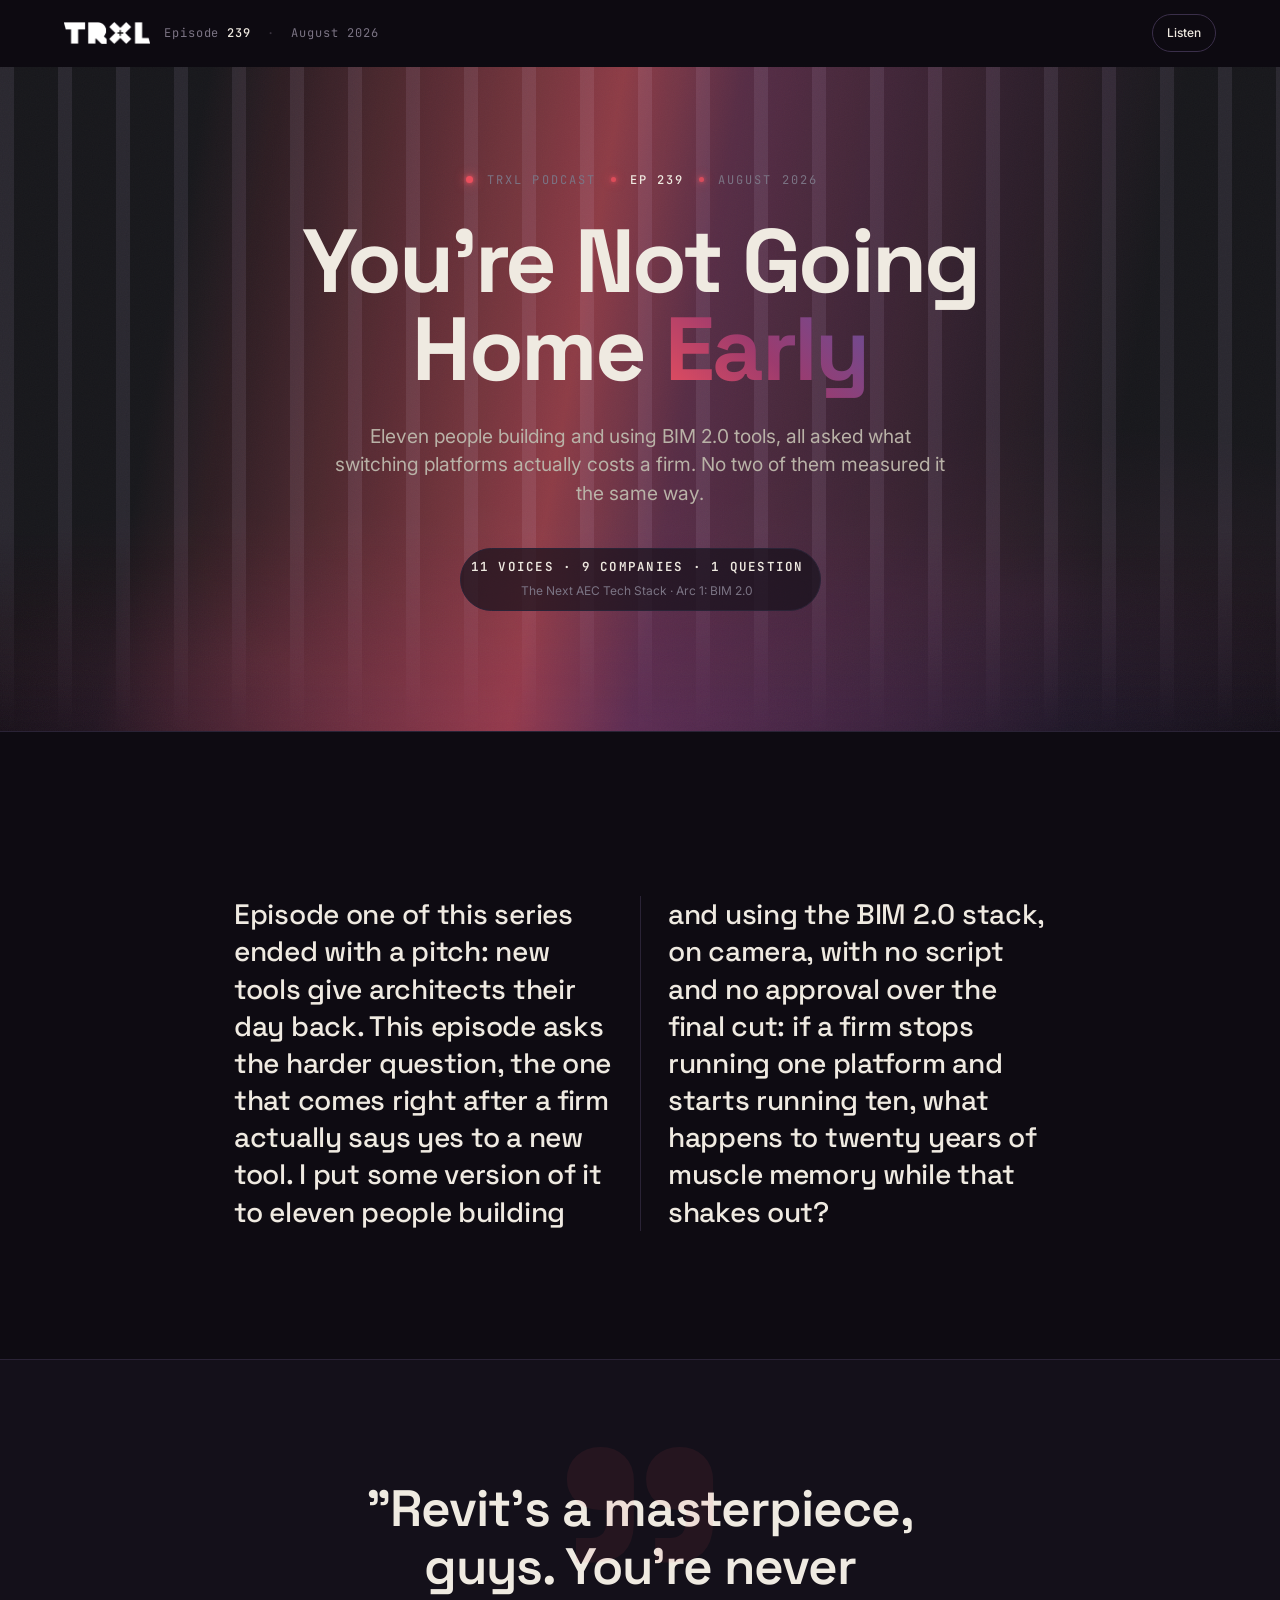
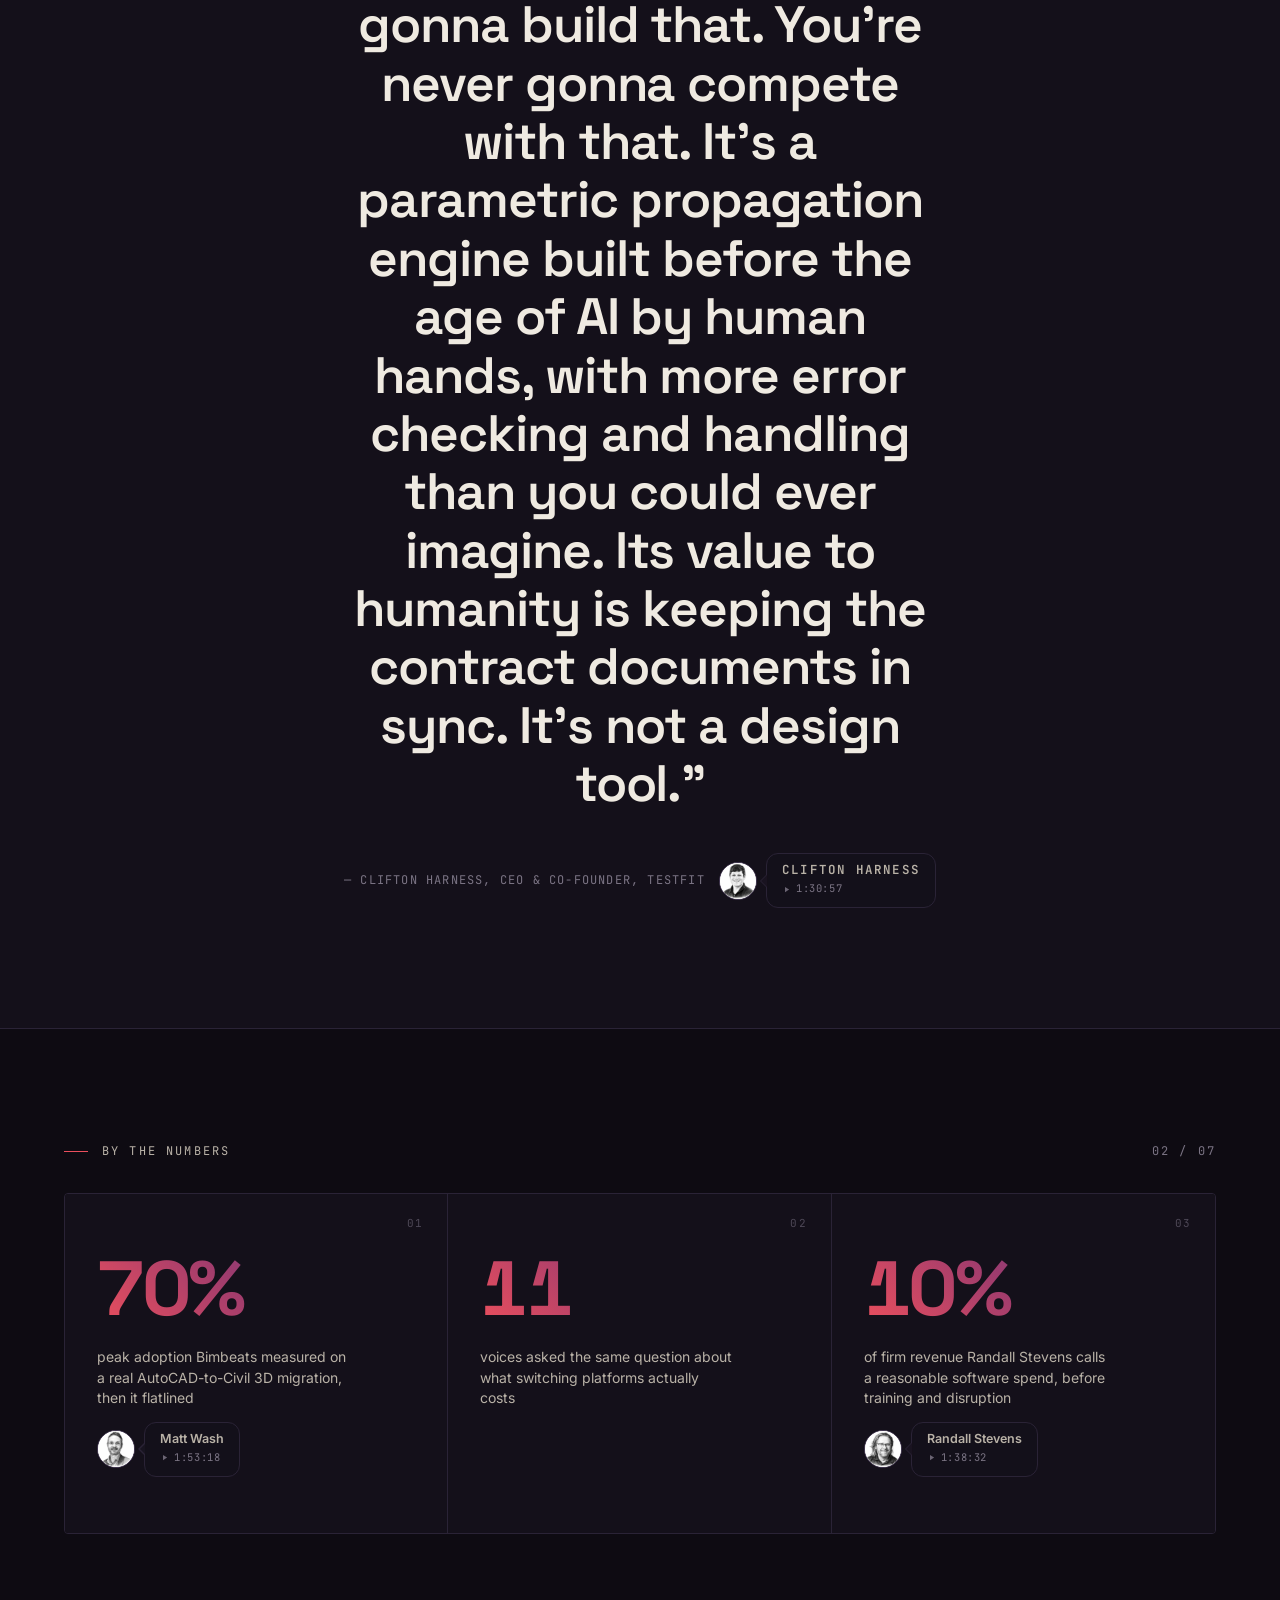
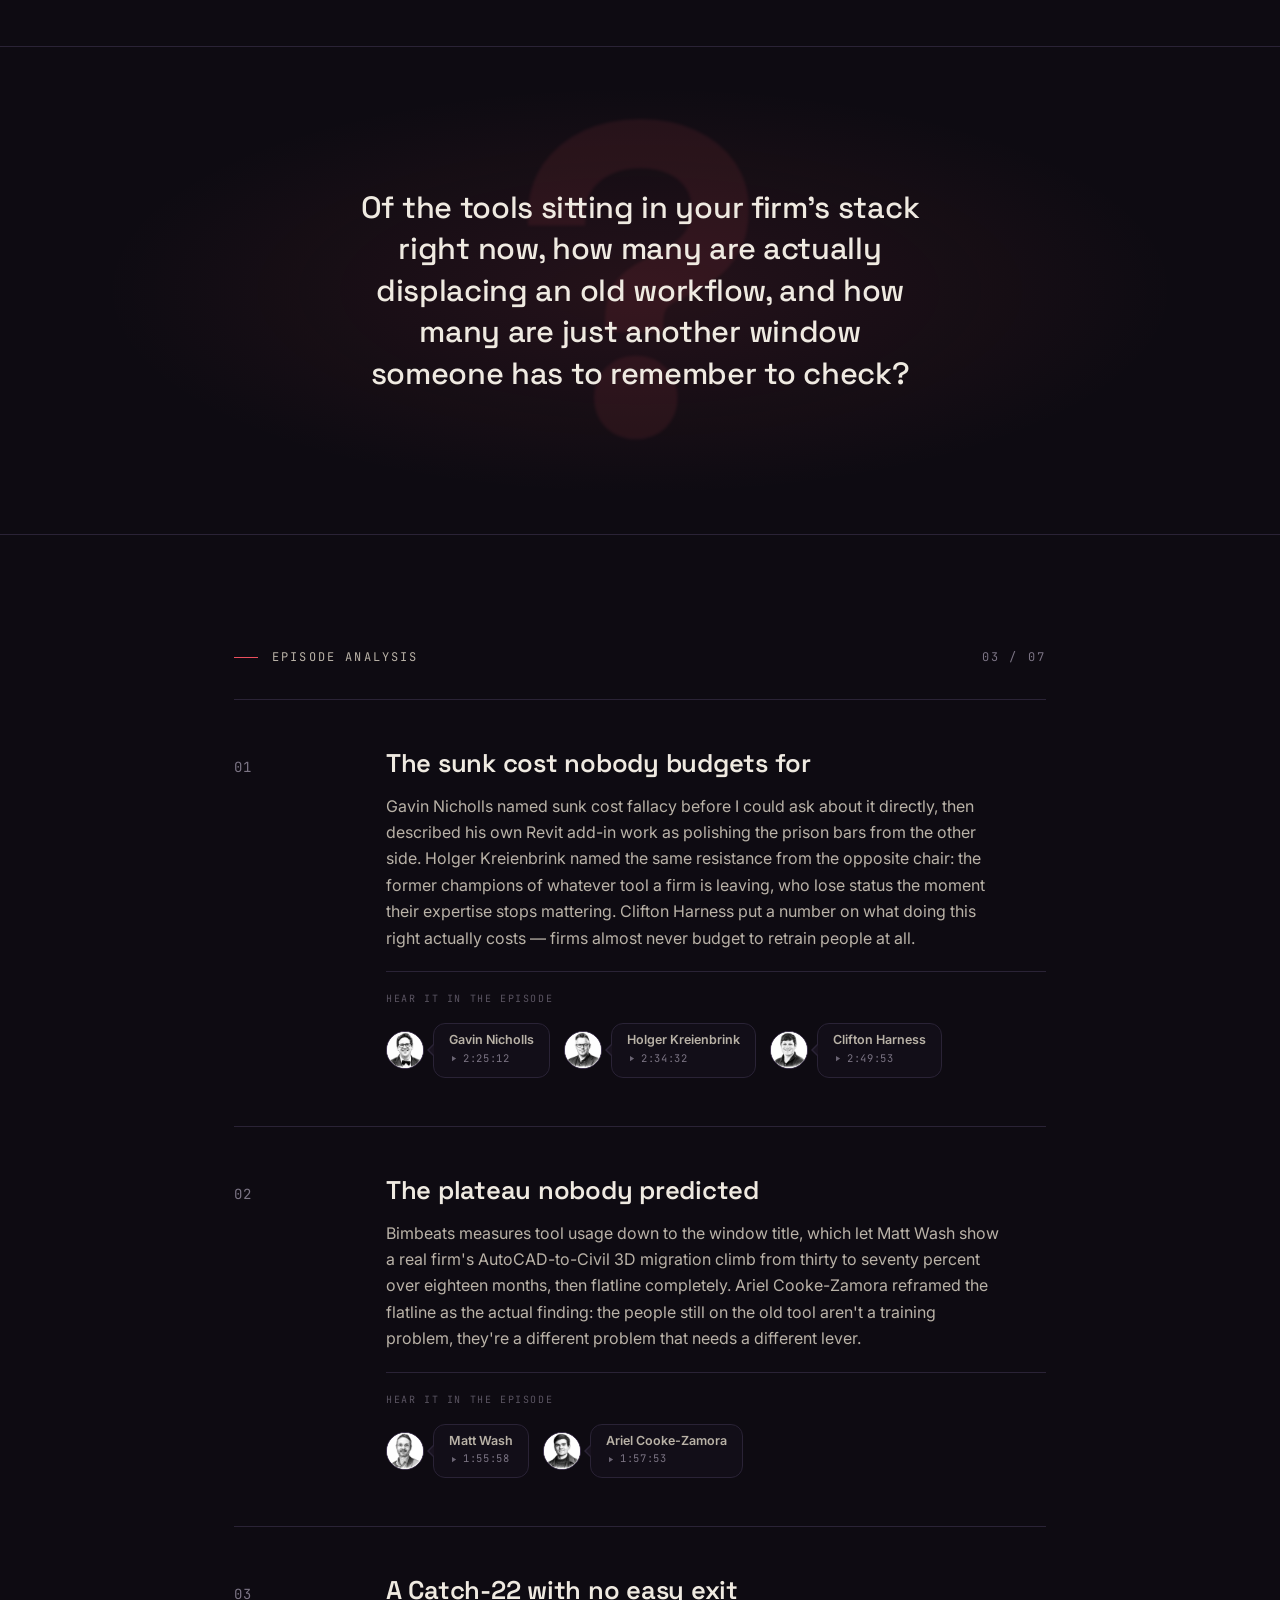
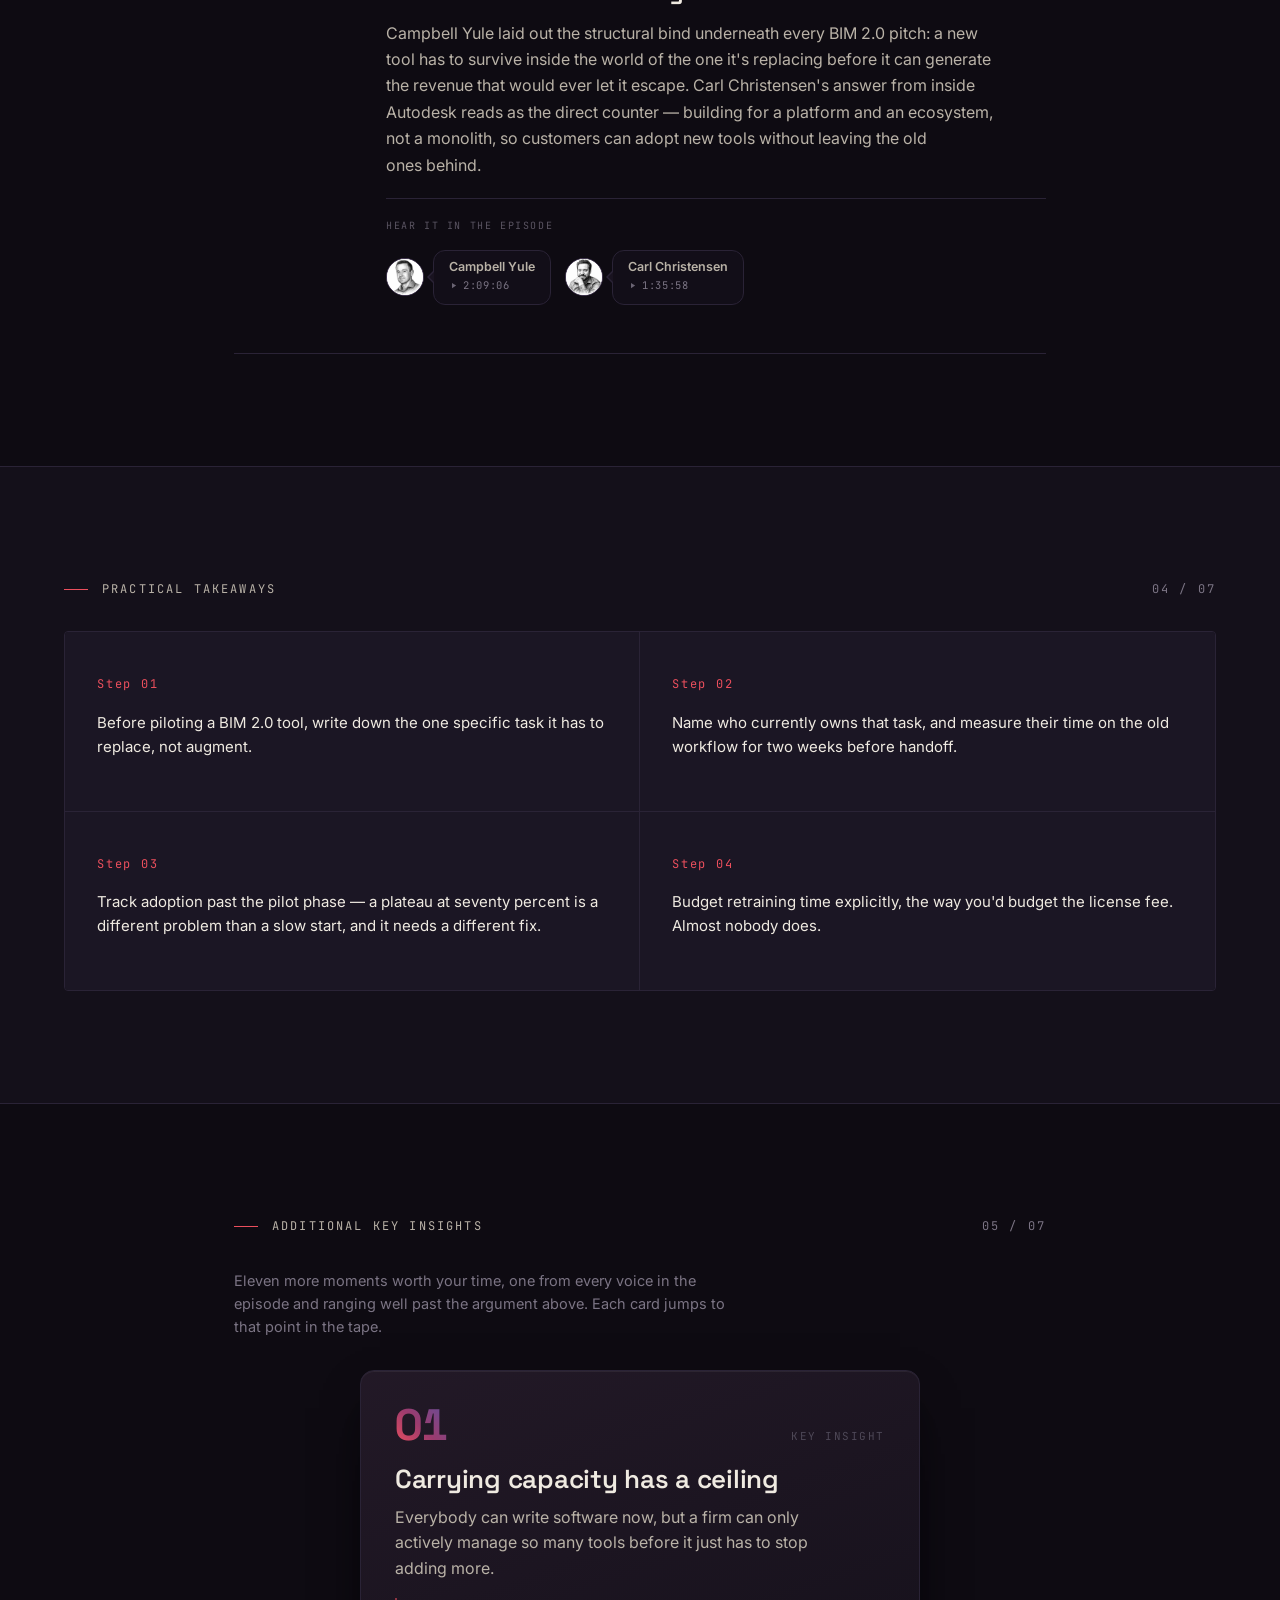
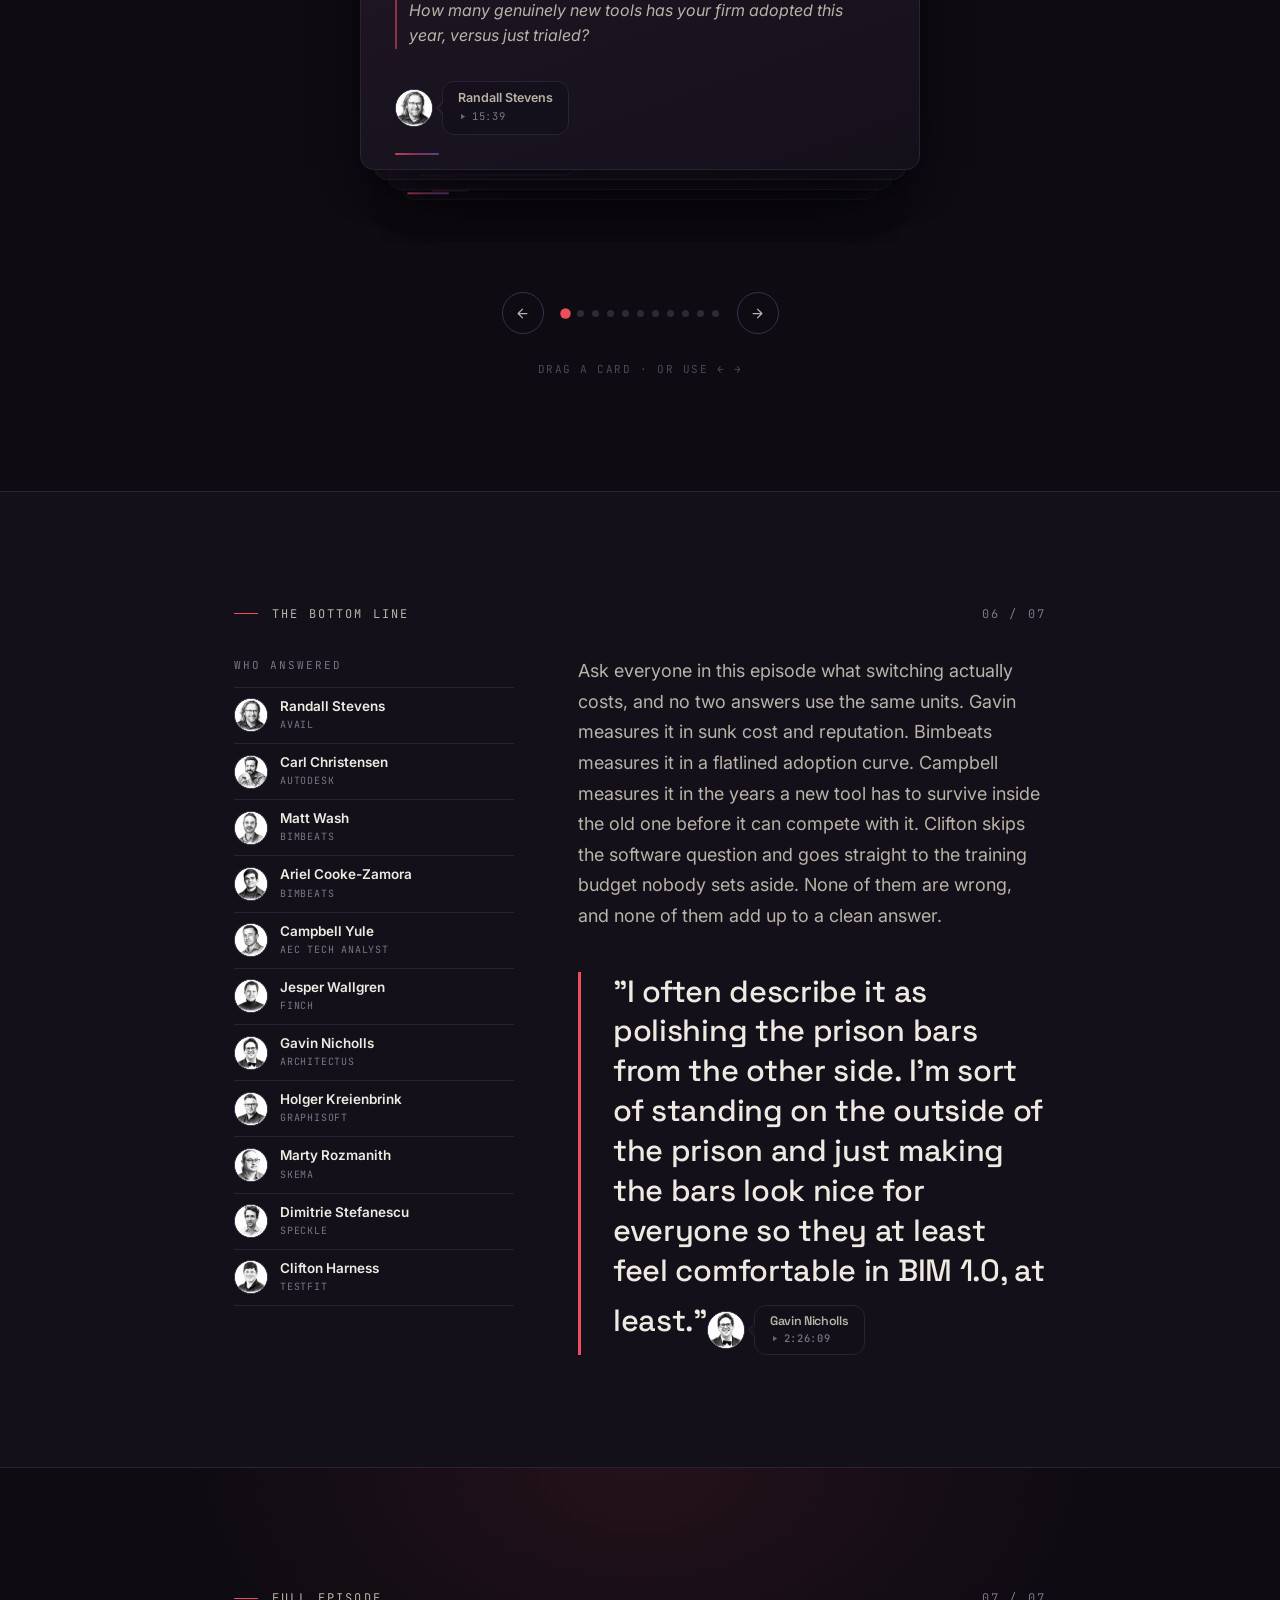
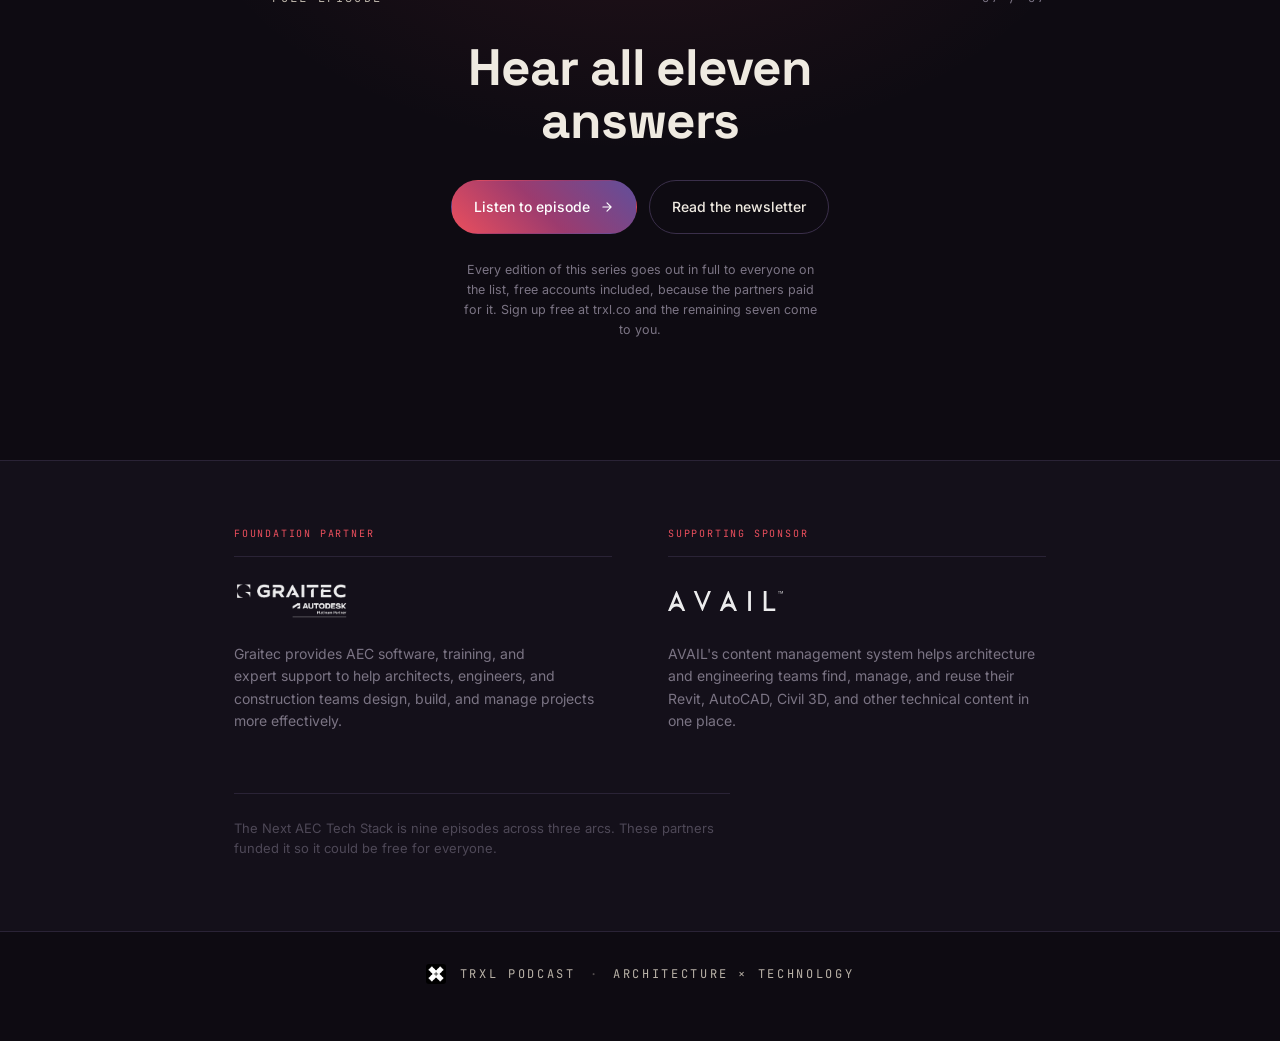
<file: 239-not-going-home-early/index.html>
<!DOCTYPE html>
<html lang="en" data-theme="dark" data-accent="coral">
<head>
  <meta charset="UTF-8">
  <meta name="viewport" content="width=device-width, initial-scale=1.0">
  <meta name="robots" content="noindex, nofollow, noai, noimageai">
  <title>TRXL 239 — You're Not Going Home Early</title>
  <meta name="description" content="Eleven people building and using BIM 2.0 tools, all asked what switching platforms actually costs a firm.">

  <meta property="og:type" content="article">
  <meta property="og:site_name" content="TRXL Podcast">
  <meta property="og:title" content="TRXL 239 — You're Not Going Home Early">
  <meta property="og:description" content="Eleven people building and using BIM 2.0 tools, all asked what switching platforms actually costs a firm.">
  <meta property="og:url" content="https://assets.trxl.co/239-not-going-home-early/">
  <meta property="og:image" content="https://assets.trxl.co/239-not-going-home-early/og.png">
  <meta property="og:image:width" content="1200">
  <meta property="og:image:height" content="630">
  <meta name="twitter:card" content="summary_large_image">
  <link rel="icon" type="image/png" href="assets/favicon.png">
  <link rel="stylesheet" href="assets/trxl-tokens.css?v=21">
  <link rel="stylesheet" href="assets/field-report.css?v=21">
</head>
<body>

  <!-- ========================================================
       STICKY NAV
       ======================================================== -->
  <nav class="ep-nav" id="epNav">
    <div class="ep-nav-inner">
      <div class="ep-nav-left">
        <img src="assets/logo-white.png" alt="TRXL" class="ep-nav-logo" id="epNavLogo">
        <div class="ep-nav-ep">
          Episode <strong id="epNavNum"></strong>
          <span style="margin:0 8px;opacity:.4">·</span>
          <span id="epNavDate"></span>
        </div>
      </div>
      <div class="ep-nav-right">
        <a href="#listen" class="ep-btn ep-btn-ghost" style="padding:8px 14px;font-size:12px">Listen</a>
      </div>
    </div>
    <div class="ep-nav-progress" id="epNavProgress"></div>
  </nav>

  <!-- ========================================================
       HERO
       ======================================================== -->
  <header class="ep-hero">
    <div class="ep-hero-sky"></div>
    <div class="ep239-bars-frame" aria-hidden="true">
      <div class="ep239-bars"></div>
      <div class="ep239-sheen"></div>
      <div class="ep239-grain"></div>
    </div>
    <div class="ep-container ep-hero-inner">
      <div class="ep-eyebrow reveal">
        <span class="dot"></span>
        TRXL Podcast
        <span class="dot dot-sm"></span>
        <span class="num" id="heroEpNum"></span>
        <span class="dot dot-sm"></span>
        <span id="heroDate"></span>
      </div>
      <h1 class="reveal delay-1" id="heroTitle"></h1>
      <p class="ep-hero-subtitle reveal delay-2" id="heroSubtitle"></p>
      <div class="ep-guest ep239-roster-badge reveal delay-3">
        <div class="ep-guest-text">
          <div class="ep-guest-name" id="heroGuestName"></div>
          <div class="ep-guest-role" id="heroGuestRole"></div>
        </div>
      </div>
    </div>
  </header>

  <!-- ========================================================
       CENTRAL ARGUMENT
       ======================================================== -->
  <section class="ep-section ep-argument">
    <div class="ep-container">
      <div class="ep-kicker reveal"><span>The central argument</span> <span class="idx">01 / 07</span></div>
      <div class="reveal delay-1">
        <p id="argumentText"></p>
      </div>
    </div>
  </section>

  <!-- ========================================================
       PULL QUOTE
       ======================================================== -->
  <section class="ep-quote">
    <div class="ep-container">
      <blockquote class="reveal" id="quoteText"></blockquote>
      <span class="ep-attr reveal delay-1" id="quoteAttr"></span>
    </div>
  </section>

  <!-- ========================================================
       STATS
       ======================================================== -->
  <section class="ep-section">
    <div class="ep-container-wide">
      <div class="ep-kicker reveal"><span>By the numbers</span> <span class="idx">02 / 07</span></div>
      <div class="ep-stats-grid reveal delay-1" id="statsGrid"></div>
    </div>
  </section>

  <!-- ========================================================
       QUESTION
       ======================================================== -->
  <section class="ep-question">
    <div class="ep-container">
      <div class="reveal">
        <div class="mark">?</div>
        <p id="questionText"></p>
      </div>
    </div>
  </section>

  <!-- ========================================================
       ANALYSIS
       ======================================================== -->
  <section class="ep-section">
    <div class="ep-container">
      <div class="ep-kicker reveal"><span>Episode analysis</span> <span class="idx">03 / 07</span></div>
      <div class="ep-analysis" id="analysisList"></div>
    </div>
  </section>

  <!-- ========================================================
       TAKEAWAYS
       ======================================================== -->
  <section class="ep-section ep-takeaways">
    <div class="ep-container-wide">
      <div class="ep-kicker reveal"><span>Practical takeaways</span> <span class="idx">04 / 07</span></div>
      <div class="ep-takeaways-grid reveal delay-1" id="takeawaysGrid"></div>
    </div>
  </section>

  <!-- ========================================================
       INSIGHTS
       ======================================================== -->
  <section class="ep-section ep-insights-section" id="insightsSection">
    <div class="ep-container">
      <div class="ep-kicker reveal"><span id="insightsKicker">Key insights</span> <span class="idx">05 / 07</span></div>
      <p class="ep239-insights-note reveal delay-1" id="insightsNote"></p>

      <!-- Plain list: the no-JS fallback and the PDF/print version -->
      <div class="ep-insights" id="insightsList"></div>

      <!-- Swipeable card stack: screen only, built by JS -->
      <div class="ep-stack-wrap">
        <div class="ep-stack" id="epStack" role="group" aria-roledescription="carousel" aria-label="Key insights"></div>
        <div class="ep-stack-controls">
          <button class="ep-stack-btn" id="stackPrev" aria-label="Previous insight">
            <svg width="15" height="15" viewBox="0 0 24 24" fill="none" stroke="currentColor" stroke-width="2" stroke-linecap="round" stroke-linejoin="round"><path d="M19 12H5M12 19l-7-7 7-7"/></svg>
          </button>
          <div class="ep-stack-dots" id="stackDots"></div>
          <button class="ep-stack-btn" id="stackNext" aria-label="Next insight">
            <svg width="15" height="15" viewBox="0 0 24 24" fill="none" stroke="currentColor" stroke-width="2" stroke-linecap="round" stroke-linejoin="round"><path d="M5 12h14M12 5l7 7-7 7"/></svg>
          </button>
        </div>
        <div class="ep-stack-hint">Drag a card · or use ← →</div>
      </div>
    </div>
  </section>

  <!-- ========================================================
       BOTTOM LINE
       ======================================================== -->
  <section class="ep-section ep-bottomline">
    <div class="ep-container">
      <div class="ep-kicker reveal"><span>The bottom line</span> <span class="idx">06 / 07</span></div>
      <div class="ep-bottomline-grid">
        <div class="ep-bottomline-portrait ep239-roster reveal" id="bottomPortraitBlock">
          <div class="ep239-roster-label">Who answered</div>
          <ul class="ep239-roster-list" id="rosterList"></ul>
        </div>
        <div class="ep-bottomline-text">
          <p class="reveal delay-1" id="bottomLineText"></p>
          <div class="closing reveal delay-2" id="closingQuoteText"></div>
        </div>
      </div>
    </div>
  </section>

  <!-- ========================================================
       CTA
       ======================================================== -->
  <section class="ep-cta" id="listen">
    <div class="ep-container">
      <div class="ep-kicker reveal" style="justify-content:center"><span>Full episode</span> <span class="idx">07 / 07</span></div>
      <h2 class="reveal delay-1">Hear all eleven answers</h2>
      <div class="ep-cta-buttons reveal delay-2">
        <a id="ctaListen" class="ep-btn ep-btn-primary" href="#" target="_blank" rel="noopener">
          Listen to episode
          <svg width="14" height="14" viewBox="0 0 24 24" fill="none" stroke="currentColor" stroke-width="2" stroke-linecap="round" stroke-linejoin="round"><path d="M5 12h14M12 5l7 7-7 7"/></svg>
        </a>
        <a id="ctaNewsletter" class="ep-btn ep-btn-ghost" href="#" target="_blank" rel="noopener">
          Read the newsletter
        </a>
      </div>
      <p class="ep239-access reveal delay-3" id="accessNote"></p>
    </div>
  </section>

  <!-- ========================================================
       SERIES PARTNERS — Graitec (foundation) + AVAIL (supporting)
       Logos swap light/dark with the theme, see updateLogo()
       ======================================================== -->
  <section class="ep239-sponsors">
    <div class="ep-container">
      <div class="ep239-sponsor-row reveal">
        <div class="ep239-sponsor">
          <div class="ep239-sponsor-tier">Foundation Partner</div>
          <a class="ep239-sponsor-logo" href="https://graitec.com/us" target="_blank" rel="noopener">
            <img id="graitecLogo" src="assets/sponsors/graitec-white.png" alt="Graitec">
          </a>
          <p>Graitec provides AEC software, training, and expert support to help architects, engineers, and construction teams design, build, and manage projects more effectively.</p>
        </div>

        <div class="ep239-sponsor">
          <div class="ep239-sponsor-tier">Supporting Sponsor</div>
          <a class="ep239-sponsor-logo" href="https://getavail.com/capital-resources/" target="_blank" rel="noopener">
            <img id="availLogo" src="assets/sponsors/avail-white.svg" alt="AVAIL">
          </a>
          <p>AVAIL's content management system helps architecture and engineering teams find, manage, and reuse their Revit, AutoCAD, Civil 3D, and other technical content in one place.</p>
        </div>
      </div>
      <p class="ep239-sponsor-note reveal delay-1">
        The Next AEC Tech Stack is nine episodes across three arcs. These partners funded it so it could be free for everyone.
      </p>
    </div>
  </section>

  <footer class="ep-footer">
    <div class="ep-footer-brand">
      <img class="ep-footer-mark" src="assets/favicon.png" alt="TRXL" />
      <span>TRXL Podcast</span>
      <span class="dot">·</span>
      <span>Architecture × Technology</span>
    </div>
  </footer>

  <!-- ========================================================
       TWEAKS PANEL
       ======================================================== -->
  <div class="tweaks-panel" id="tweaksPanel" aria-hidden="true">
    <div class="tweaks-title">Tweaks</div>
    <div class="tweaks-row">
      <span class="tweaks-label">Theme</span>
      <div class="tweaks-opts" data-control="theme">
        <button class="tweaks-chip" data-value="dark">Dark</button>
        <button class="tweaks-chip" data-value="light">Light</button>
      </div>
    </div>
    <div class="tweaks-row">
      <span class="tweaks-label">Accent</span>
      <div class="tweaks-opts" data-control="accent">
        <button class="tweaks-swatch" data-value="coral" title="Coral"></button>
        <button class="tweaks-swatch" data-value="plum" title="Plum"></button>
        <button class="tweaks-swatch" data-value="indigo" title="Indigo"></button>
      </div>
    </div>
    <div class="tweaks-row">
      <span class="tweaks-label">Motion</span>
      <div class="tweaks-opts" data-control="motion">
        <button class="tweaks-chip" data-value="on">On</button>
        <button class="tweaks-chip" data-value="off">Off</button>
      </div>
    </div>
    <div class="tweaks-row">
      <span class="tweaks-label">Density</span>
      <div class="tweaks-opts" data-control="density">
        <button class="tweaks-chip" data-value="spacious">Spacious</button>
        <button class="tweaks-chip" data-value="compact">Compact</button>
      </div>
    </div>
  </div>

  <!-- ========================================================
       CONTENT + LOGIC
       ======================================================== -->
  <!-- UPDATE THIS to point at the new episode content file -->
  <script src="content/episode-239.js"></script>
  <script>
    /* ----- Tweakable defaults (rewritable by host) ----- */
    const TWEAK_DEFAULTS = /*EDITMODE-BEGIN*/{
      "theme": "dark",
      "accent": "coral",
      "motion": "on",
      "density": "spacious"
    }/*EDITMODE-END*/;

    const state = { ...TWEAK_DEFAULTS };

    /* ----- Render content ----- */
    const ep = window.TRXL_EPISODE;

    /* Timestamp citations — "13:50" or "1:08:30" into a YouTube deep link.
       Single source of truth is the display string in the content file. */
    function citeSeconds(ts) {
      const p = ts.split(':').map(Number);
      return p.length === 3 ? p[0]*3600 + p[1]*60 + p[2] : p[0]*60 + p[1];
    }
    /* A cite renders as the speaker's hedcut with a speech bubble beside it.
       Accepts { ts, who } or a bare "mm:ss" string. */
    function personBy(name) {
      return (ep.roster.people || []).find(p => p.name === name);
    }
    function citeLink(cite) {
      const ts  = typeof cite === 'string' ? cite : cite.ts;
      const who = typeof cite === 'string' ? null : cite.who;
      const p   = who ? personBy(who) : null;
      const avatar = p && p.avatar
        ? `<span class="ep239-cite-face"><img src="${p.avatar}" alt="" loading="lazy"></span>`
        : '';
      return `<a class="ep239-cite" href="${ep.youtube}?t=${citeSeconds(ts)}"
        target="_blank" rel="noopener"
        title="${who ? who + ' — ' : ''}watch this moment on YouTube">
        ${avatar}
        <span class="ep239-cite-bubble">
          ${who ? `<span class="ep239-cite-who">${who}</span>` : ''}
          <span class="ep239-cite-ts">
            <svg viewBox="0 0 24 24" fill="currentColor" aria-hidden="true"><path d="M8 5v14l11-7z"/></svg>${ts}
          </span>
        </span></a>`;
    }
    function render() {
      // Nav
      document.getElementById('epNavNum').textContent = ep.number;
      document.getElementById('epNavDate').textContent = ep.date;

      // Hero
      document.getElementById('heroEpNum').textContent = 'Ep ' + ep.number;
      document.getElementById('heroDate').textContent = ep.date;
      // Smart title: wrap last word in <em> for gradient highlight
      const title = ep.title;
      const parts = title.split(' ');
      const emIdx = ep.titleEm ? parts.indexOf(ep.titleEm) : parts.length - 2;
      if (parts.length > 2 && emIdx > -1) {
        parts[emIdx] = `<em>${parts[emIdx]}</em>`;
        document.getElementById('heroTitle').innerHTML = parts.join(' ');
      } else {
        document.getElementById('heroTitle').textContent = title;
      }
      document.getElementById('heroSubtitle').textContent = ep.subtitle;

      // Roundup episode — `roster` replaces guest portraits with a name list.
      // Ep 239 puts one question to eleven people; there is no single guest.
      document.getElementById('heroGuestName').textContent = ep.roster.badge;
      document.getElementById('heroGuestRole').textContent = ep.roster.line;

      // Central argument
      document.getElementById('argumentText').textContent = ep.centralArgument;

      // Quote
      document.getElementById('quoteText').textContent = `"${ep.pullQuote.text}"`;
      document.getElementById('quoteAttr').innerHTML = '— ' + ep.pullQuote.attribution
        + (ep.pullQuote.cite ? citeLink(ep.pullQuote.cite) : '');

      // Stats
      const statsGrid = document.getElementById('statsGrid');
      statsGrid.innerHTML = ep.stats.map((s, i) => `
        <div class="ep-stat">
          <span class="ep-stat-index">0${i+1}</span>
          <span class="ep-stat-num" data-value="${s.value}">${s.value}</span>
          <div class="ep-stat-label">${s.label}</div>
          ${s.cite ? citeLink(s.cite) : ''}
        </div>
      `).join('');

      // Question
      document.getElementById('questionText').textContent = ep.question;

      // Analysis
      document.getElementById('analysisList').innerHTML = ep.analysis.map((a, i) => `
        <div class="ep-analysis-card">
          <div class="ep-analysis-idx">0${i+1}</div>
          <div>
            <h3>${a.title}</h3>
            <p>${a.body}</p>
            ${a.cites ? `<div class="ep239-cites">
              <span class="ep239-cites-label">Hear it in the episode</span>
              ${a.cites.map(c => citeLink(c)).join('')}
            </div>` : ''}
          </div>
        </div>
      `).join('');

      // Takeaways
      document.getElementById('takeawaysGrid').innerHTML = ep.takeaways.map((t, i) => `
        <div class="ep-takeaway">
          <span class="ep-takeaway-num">Step 0${i+1}</span>
          <p>${t}</p>
        </div>
      `).join('');

      // Insights
      if (ep.insightsKicker) document.getElementById('insightsKicker').textContent = ep.insightsKicker;
      document.getElementById('insightsNote').textContent = ep.insightsNote || '';
      document.getElementById('insightsList').innerHTML = ep.insights.map((ins, i) => `
        <div class="ep-insight reveal">
          <div class="ep-insight-num">${String(i+1).padStart(2,"0")}</div>
          <div class="ep-insight-body">
            <h4>${ins.title}</h4>
            <p>${ins.body}</p>
            ${ins.prompt ? `<p class="ep239-prompt">${ins.prompt}</p>` : ''}
            ${ins.cite ? citeLink(ins.cite) : ''}
          </div>
          <div class="ep-insight-mark"></div>
        </div>
      `).join('');

      // Bottom line
      document.getElementById('bottomLineText').textContent = ep.bottomLine;
      document.getElementById('closingQuoteText').innerHTML = '"' + ep.closingQuote + '"'
        + (ep.closingQuoteCite ? citeLink(ep.closingQuoteCite) : '');

      // Roster list — replaces the portrait block for roundup episodes
      document.getElementById('rosterList').innerHTML = ep.roster.people.map(p => `
        <li>
          ${p.avatar ? `<span class="ep239-roster-face"><img src="${p.avatar}" alt="" loading="lazy"></span>` : ''}
          <span class="ep239-roster-text">
            <span class="ep239-roster-name">${p.name}</span>
            <span class="ep239-roster-firm">${p.firm}</span>
          </span>
        </li>
      `).join('');

      // CTA
      document.getElementById('accessNote').textContent = ep.access || '';
      document.getElementById('ctaListen').href = ep.links.listen;
      document.getElementById('ctaNewsletter').href = ep.links.newsletter;

      // Page title
      document.title = `TRXL ${ep.number} — ${ep.title}`;

      // Logo should swap with theme
      updateLogo();
    }
    function updateLogo() {
      const light = state.theme === 'light';
      document.getElementById('epNavLogo').src =
        light ? 'assets/logo-black.png' : 'assets/logo-white.png';
      // Sponsor marks ship in two variants — the white ones vanish on paper.
      document.getElementById('graitecLogo').src =
        light ? 'assets/sponsors/graitec-black.png' : 'assets/sponsors/graitec-white.png';
      document.getElementById('availLogo').src =
        light ? 'assets/sponsors/avail-teal.svg' : 'assets/sponsors/avail-white.svg';
    }

    /* ----- Reveal on scroll -----
       Fallback to a plain scroll listener: IntersectionObserver has been
       unreliable inside our preview iframe (never fires even with the
       target clearly on-screen). This always runs in the same frame the
       user can see the element. */
    function setupReveal() {
      const items = Array.from(document.querySelectorAll('.reveal'));
      if (state.motion === 'off') {
        document.documentElement.classList.remove('js-motion');
        items.forEach(el => el.classList.add('is-in'));
        return;
      }
      document.documentElement.classList.add('js-motion');
      const check = () => {
        const vh = window.innerHeight;
        for (const el of items) {
          if (el.classList.contains('is-in')) continue;
          const r = el.getBoundingClientRect();
          if (r.top < vh - 80 && r.bottom > 0) el.classList.add('is-in');
        }
      };
      check();
      window.addEventListener('scroll', check, { passive: true });
      window.addEventListener('resize', check);
    }

    /* ----- Stat counter animation ----- */
    function animateStats() {
      const nums = document.querySelectorAll('.ep-stat-num');
      nums.forEach(el => {
        const final = el.dataset.value;
        // Extract numeric part
        const match = final.match(/([\d.]+)/);
        if (!match || state.motion === 'off') { el.textContent = final; return; }
        const target = parseFloat(match[1]);
        const prefix = final.substring(0, match.index);
        const suffix = final.substring(match.index + match[1].length);
        const io = new IntersectionObserver((entries) => {
          entries.forEach(e => {
            if (!e.isIntersecting) return;
            io.unobserve(el);
            const dur = 1400;
            const start = performance.now();
            const hasDecimal = match[1].includes('.');
            function frame(now) {
              const t = Math.min(1, (now - start) / dur);
              const eased = 1 - Math.pow(1 - t, 3);
              const v = target * eased;
              el.textContent = prefix + (hasDecimal ? v.toFixed(1) : Math.round(v)) + suffix;
              if (t < 1) requestAnimationFrame(frame); else el.textContent = final;
            }
            requestAnimationFrame(frame);
          });
        }, { threshold: 0.4 });
        io.observe(el);
      });
    }

    /* ----- Nav scroll progress ----- */
    function setupNavScroll() {
      const nav = document.getElementById('epNav');
      const progress = document.getElementById('epNavProgress');
      function onScroll() {
        const y = window.scrollY;
        nav.classList.toggle('is-scrolled', y > 10);
        const h = document.documentElement.scrollHeight - window.innerHeight;
        const p = h > 0 ? Math.min(1, y / h) : 0;
        progress.style.setProperty('--scroll-progress', p);
      }
      window.addEventListener('scroll', onScroll, { passive: true });
      onScroll();
    }

    /* ----- Tweaks controls ----- */
    function applyState() {
      document.documentElement.dataset.theme = state.theme;
      document.documentElement.dataset.accent = state.accent;
      document.documentElement.dataset.density = state.density;
      document.documentElement.dataset.motion = state.motion;
      // Update chip active states
      document.querySelectorAll('.tweaks-opts').forEach(group => {
        const key = group.dataset.control;
        group.querySelectorAll('[data-value]').forEach(b => {
          b.classList.toggle('is-active', b.dataset.value === state[key]);
        });
      });
      updateLogo();
    }
    function setupTweaks() {
      document.querySelectorAll('.tweaks-opts').forEach(group => {
        const key = group.dataset.control;
        group.querySelectorAll('[data-value]').forEach(b => {
          b.addEventListener('click', () => {
            state[key] = b.dataset.value;
            applyState();
            window.parent.postMessage({ type: '__edit_mode_set_keys', edits: { [key]: state[key] } }, '*');
          });
        });
      });

      // Edit-mode protocol
      window.addEventListener('message', (e) => {
        if (!e.data || !e.data.type) return;
        if (e.data.type === '__activate_edit_mode') {
          document.getElementById('tweaksPanel').classList.add('is-open');
        } else if (e.data.type === '__deactivate_edit_mode') {
          document.getElementById('tweaksPanel').classList.remove('is-open');
        }
      });
      window.parent.postMessage({ type: '__edit_mode_available' }, '*');
    }

    /* ----- Key insights as a swipeable card stack -----
       Screen only. If this never runs, the plain list stays visible. */
    function setupInsightStack() {
      const items = ep.insights;
      const stage = document.getElementById('epStack');
      const dotsEl = document.getElementById('stackDots');
      const N = items.length;

      // order[0] is the top card. Advancing rotates the array.
      let order = items.map((_, i) => i);

      stage.innerHTML = items.map((ins, i) => `
        <article class="ep-card" data-i="${i}" aria-label="Insight ${i + 1} of ${N}">
          <div class="ep-card-head">
            <span class="ep-card-num">${String(i + 1).padStart(2,"0")}</span>
            <span class="ep-card-of">Key insight</span>
          </div>
          <div>
            <h4>${ins.title}</h4>
            <p>${ins.body}</p>
            ${ins.prompt ? `<p class="ep239-prompt">${ins.prompt}</p>` : ''}
            ${ins.cite ? citeLink(ins.cite) : ''}
          </div>
          <div class="ep-card-rule"></div>
        </article>
      `).join('');

      dotsEl.innerHTML = items.map((ins, i) =>
        `<button class="ep-stack-dot" data-i="${i}" aria-label="Go to insight ${i + 1}: ${ins.title}"></button>`
      ).join('');

      const cards = [...stage.querySelectorAll('.ep-card')];
      const dots  = [...dotsEl.querySelectorAll('.ep-stack-dot')];

      function layout() {
        order.forEach((cardIdx, pos) => {
          const card = cards[cardIdx];
          card.dataset.pos = pos;
          card.style.zIndex = N - pos;
          card.style.opacity = pos > 3 ? 0 : 1 - pos * 0.16;
          card.style.transform = `translate3d(0, ${pos * 30}px, 0) scale(${1 - pos * 0.05})`;
          card.setAttribute('aria-hidden', pos === 0 ? 'false' : 'true');
        });
        dots.forEach((d, i) => d.classList.toggle('is-active', i === order[0]));
      }

      // Fly the top card out, then send it to the back (dir: 1 right, -1 left)
      function advance(dir) {
        const card = cards[order[0]];
        card.style.transition = 'transform 340ms var(--ep-ease), opacity 340ms linear';
        card.style.transform = `translate3d(${dir * 620}px, -40px, 0) rotate(${dir * 18}deg)`;
        card.style.opacity = 0;
        order = [...order.slice(1), order[0]];
        setTimeout(() => { card.style.transition = ''; layout(); }, 320);
        layout();
      }

      // Pull the last card back to the front from the side it left
      function retreat() {
        const last = order[N - 1];
        order = [last, ...order.slice(0, N - 1)];
        const card = cards[last];
        card.style.transition = 'none';
        card.style.transform = 'translate3d(-620px, -40px, 0) rotate(-18deg)';
        card.style.opacity = 0;
        requestAnimationFrame(() => { card.style.transition = ''; layout(); });
      }

      function goTo(target) {
        let guard = 0;
        while (order[0] !== target && guard++ < N) advance(1);
      }

      let drag = null;
      stage.addEventListener('pointerdown', (e) => {
        // Let links and buttons inside a card be clicked. Starting a drag here
        // captures the pointer, which swallows the click on the cite link.
        if (e.target.closest('a, button')) return;
        const card = e.target.closest('.ep-card');
        if (!card || card.dataset.pos !== '0') return;
        drag = { id: e.pointerId, x0: e.clientX, y0: e.clientY, card, dx: 0 };
        card.classList.add('is-dragging');
        card.setPointerCapture(e.pointerId);
      });

      stage.addEventListener('pointermove', (e) => {
        if (!drag || e.pointerId !== drag.id) return;
        drag.dx = e.clientX - drag.x0;
        const dy = (e.clientY - drag.y0) * 0.25;
        drag.card.style.transform =
          `translate3d(${drag.dx}px, ${dy}px, 0) rotate(${drag.dx * 0.045}deg)`;
        drag.card.style.setProperty('--tint', Math.min(Math.abs(drag.dx) / 140, 1));
        drag.card.style.setProperty('--tint-x', drag.dx > 0 ? '85%' : '15%');
      });

      function endDrag(e) {
        if (!drag || (e && e.pointerId !== drag.id)) return;
        const { card, dx } = drag;
        card.classList.remove('is-dragging');
        card.style.removeProperty('--tint');
        drag = null;
        if (Math.abs(dx) > 110) advance(Math.sign(dx));
        else layout();                       // snap back
      }
      stage.addEventListener('pointerup', endDrag);
      stage.addEventListener('pointercancel', endDrag);

      document.getElementById('stackNext').addEventListener('click', () => advance(1));
      document.getElementById('stackPrev').addEventListener('click', retreat);
      dots.forEach((d) => d.addEventListener('click', () => goTo(+d.dataset.i)));

      stage.tabIndex = 0;
      stage.addEventListener('keydown', (e) => {
        if (e.key === 'ArrowRight') { advance(1); e.preventDefault(); }
        if (e.key === 'ArrowLeft')  { retreat();  e.preventDefault(); }
      });

      layout();
      document.getElementById('insightsSection').classList.add('has-stack');
    }

    /* ----- Go ----- */
    render();
    applyState();
    setupReveal();
    animateStats();
    setupNavScroll();
    setupTweaks();
    setupInsightStack();
  </script>
</body>
</html>
</file>
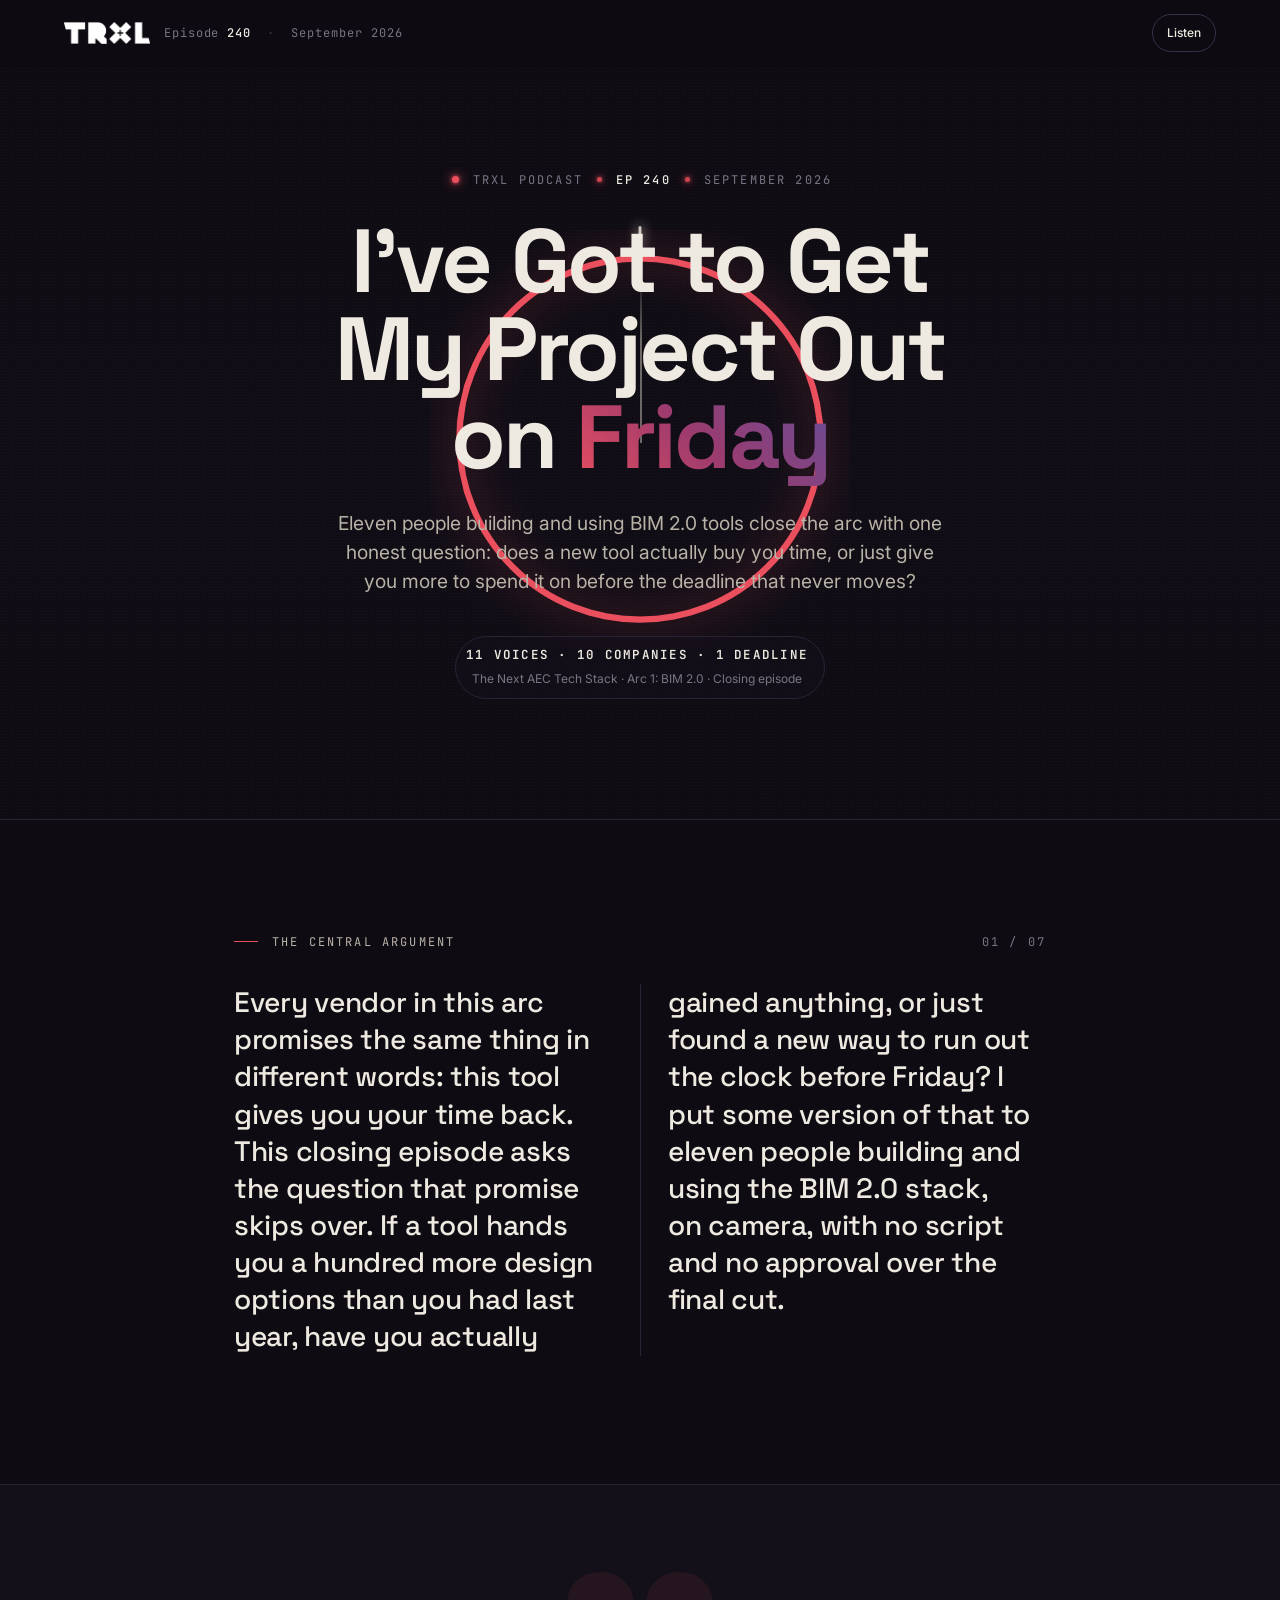
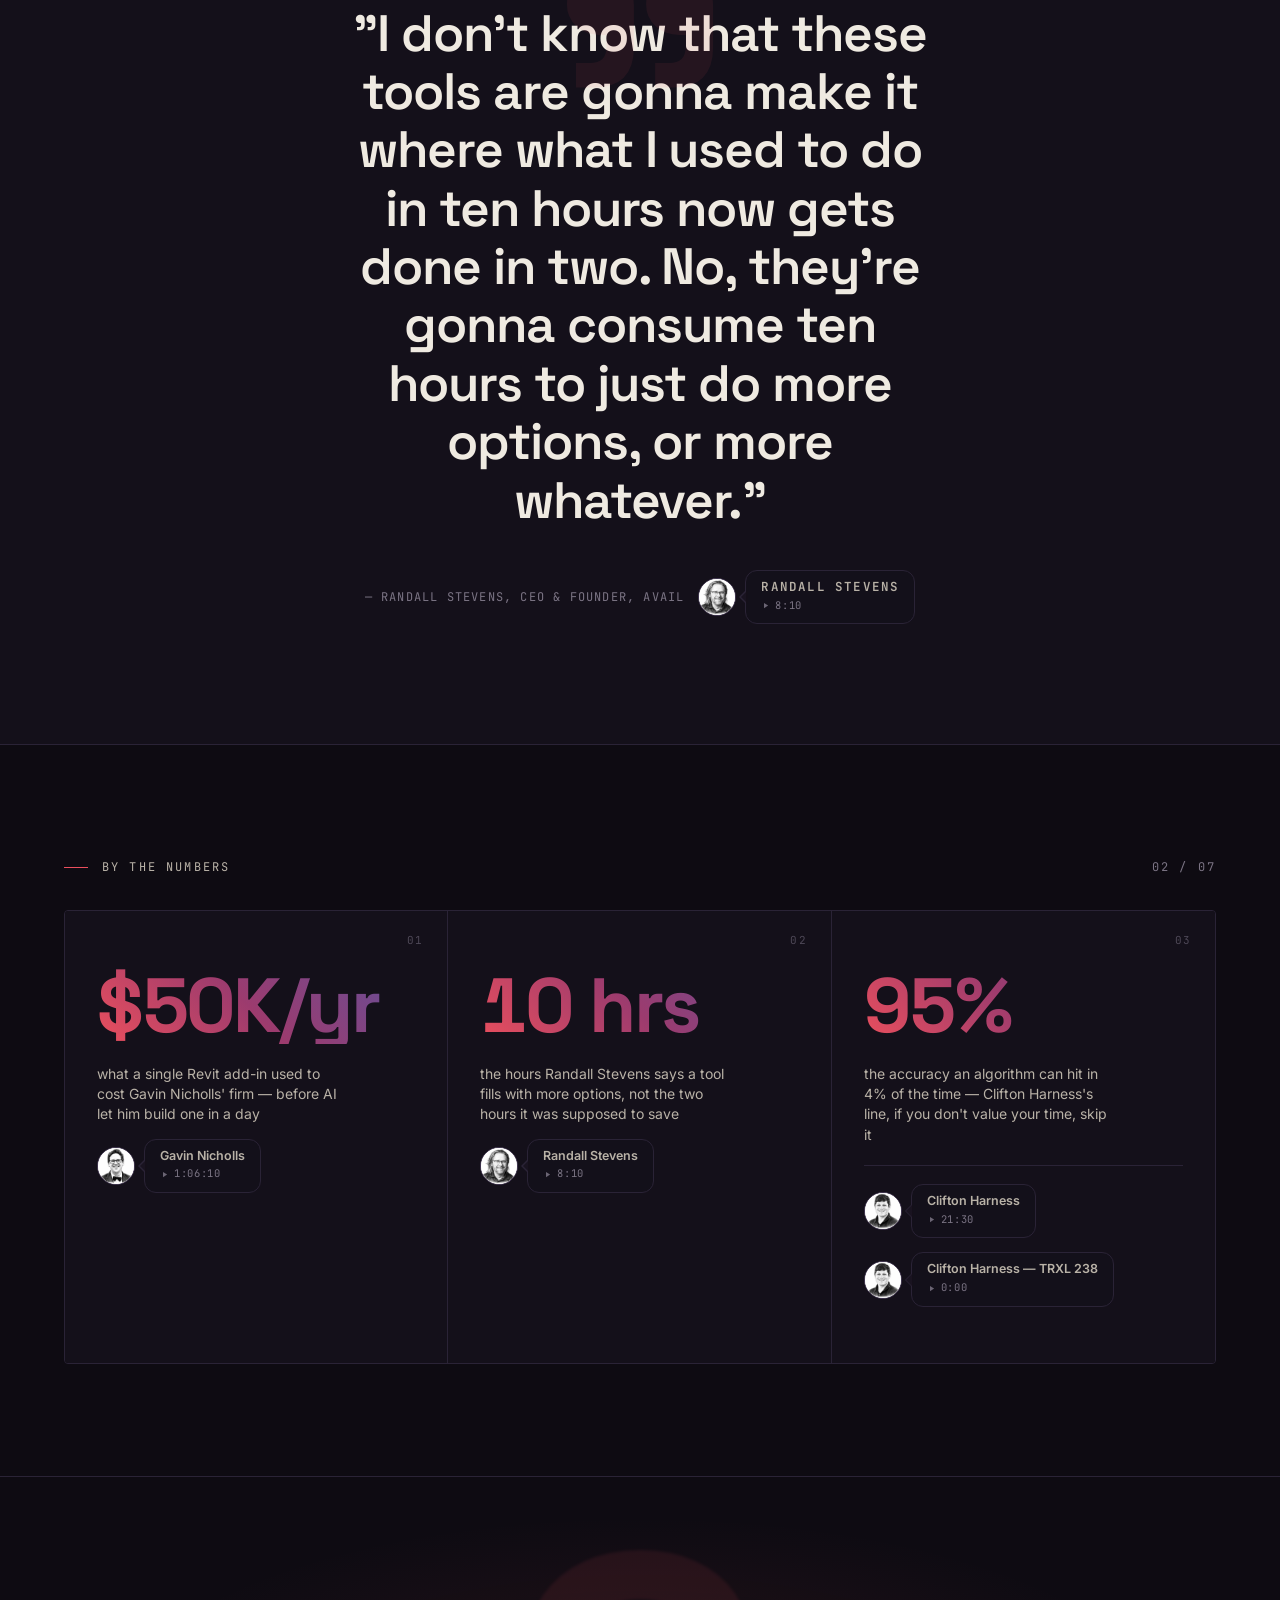
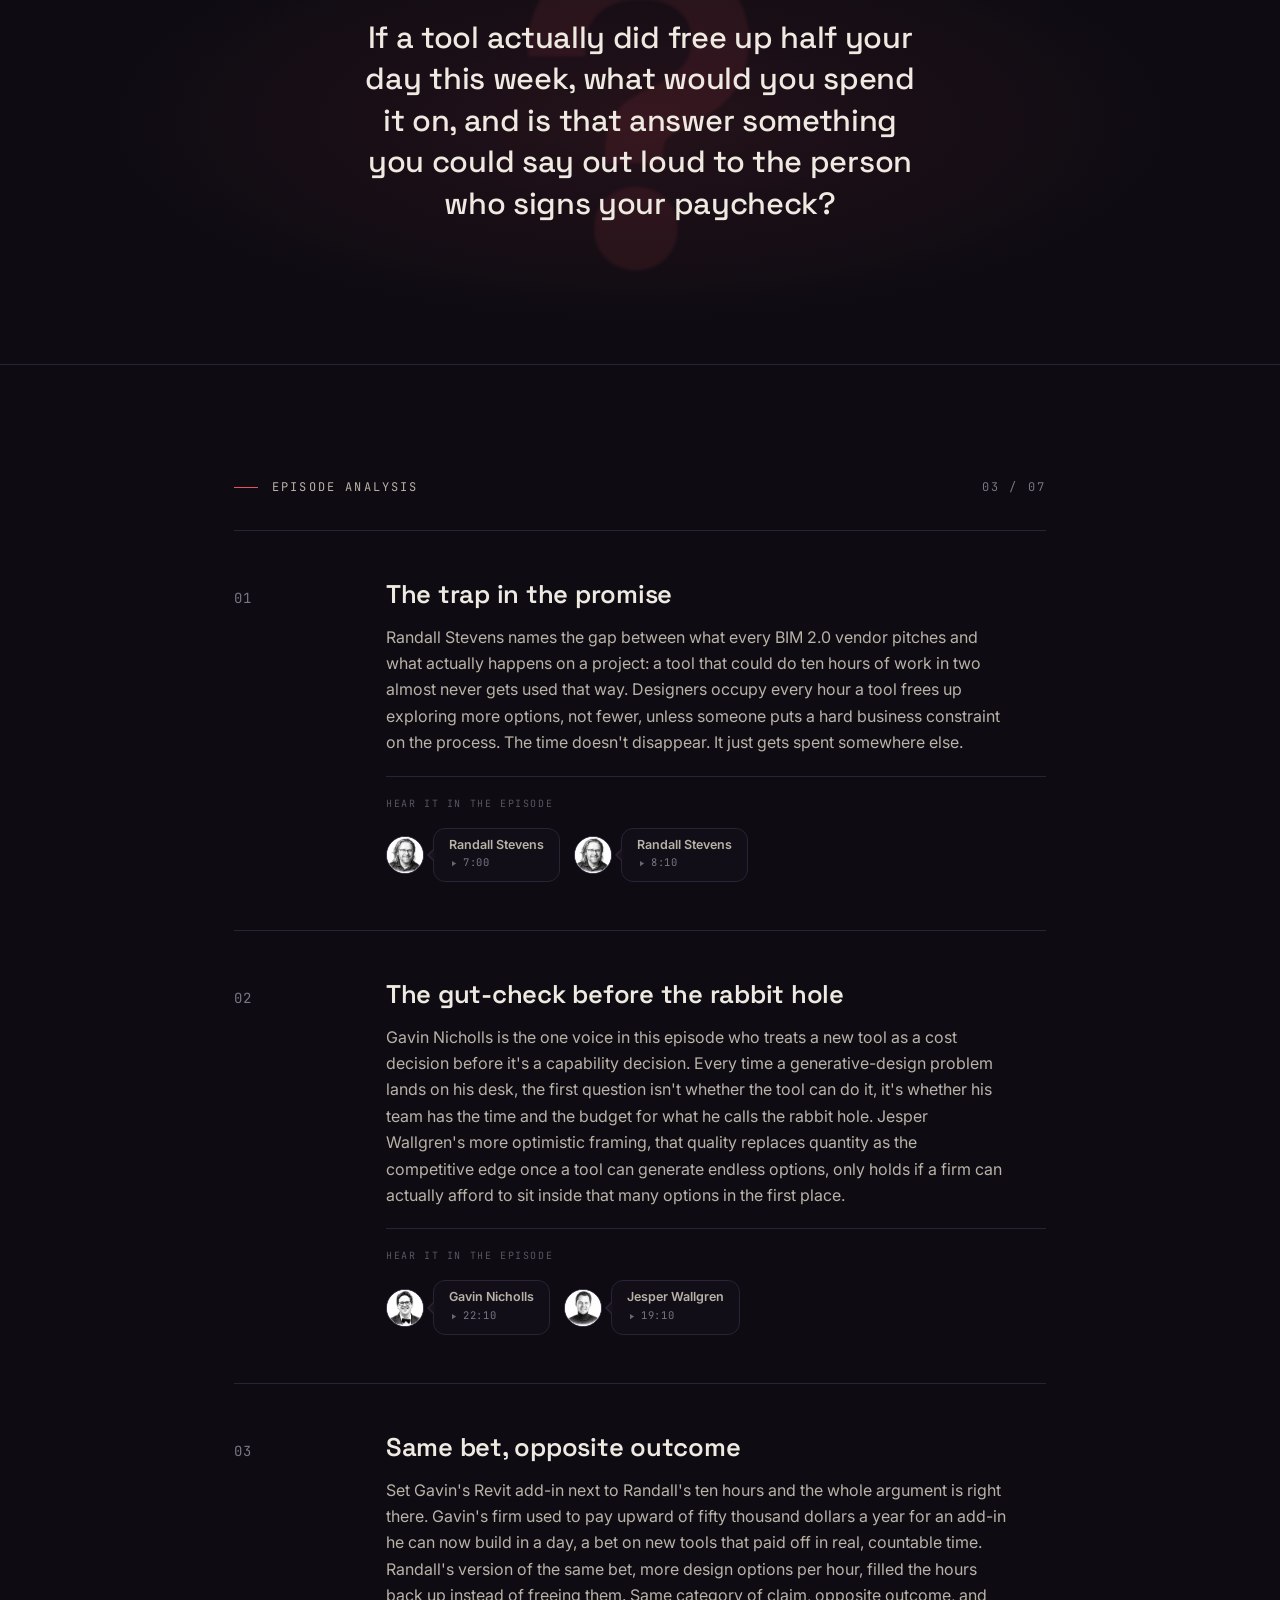
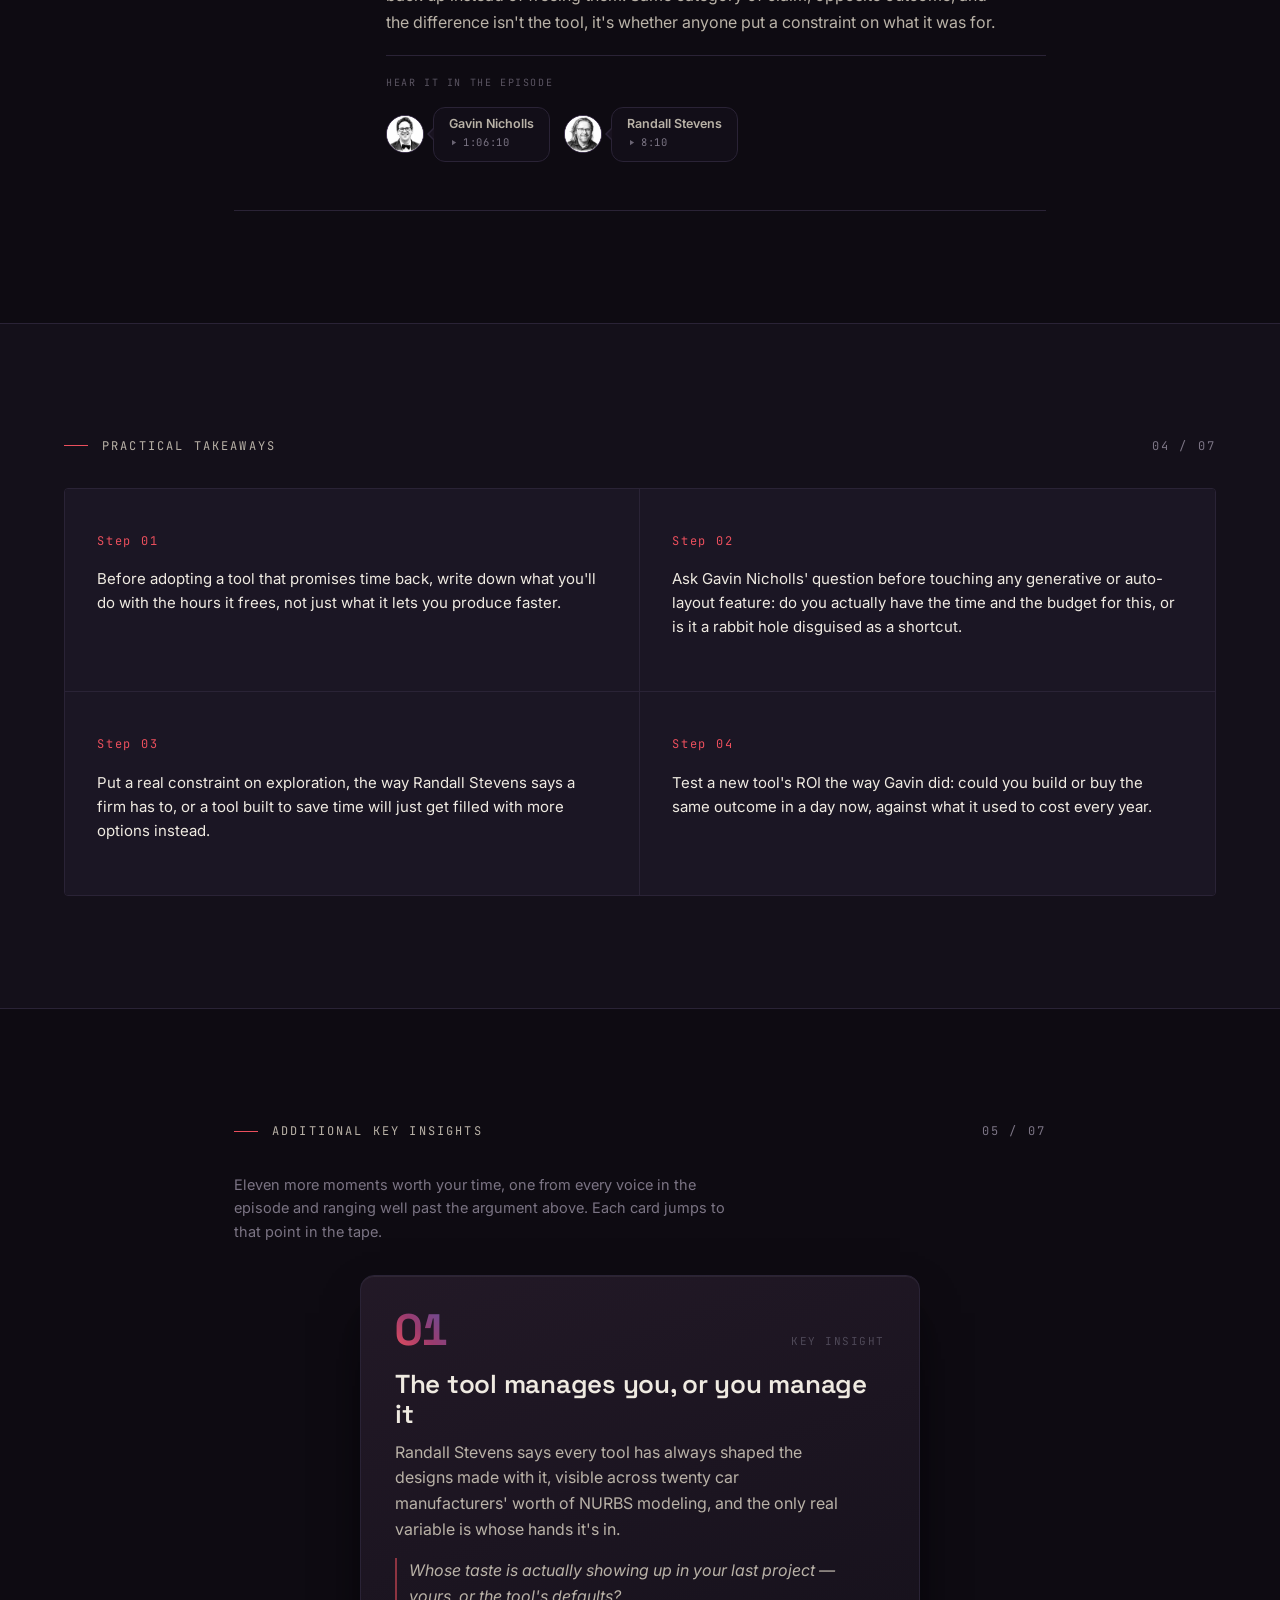
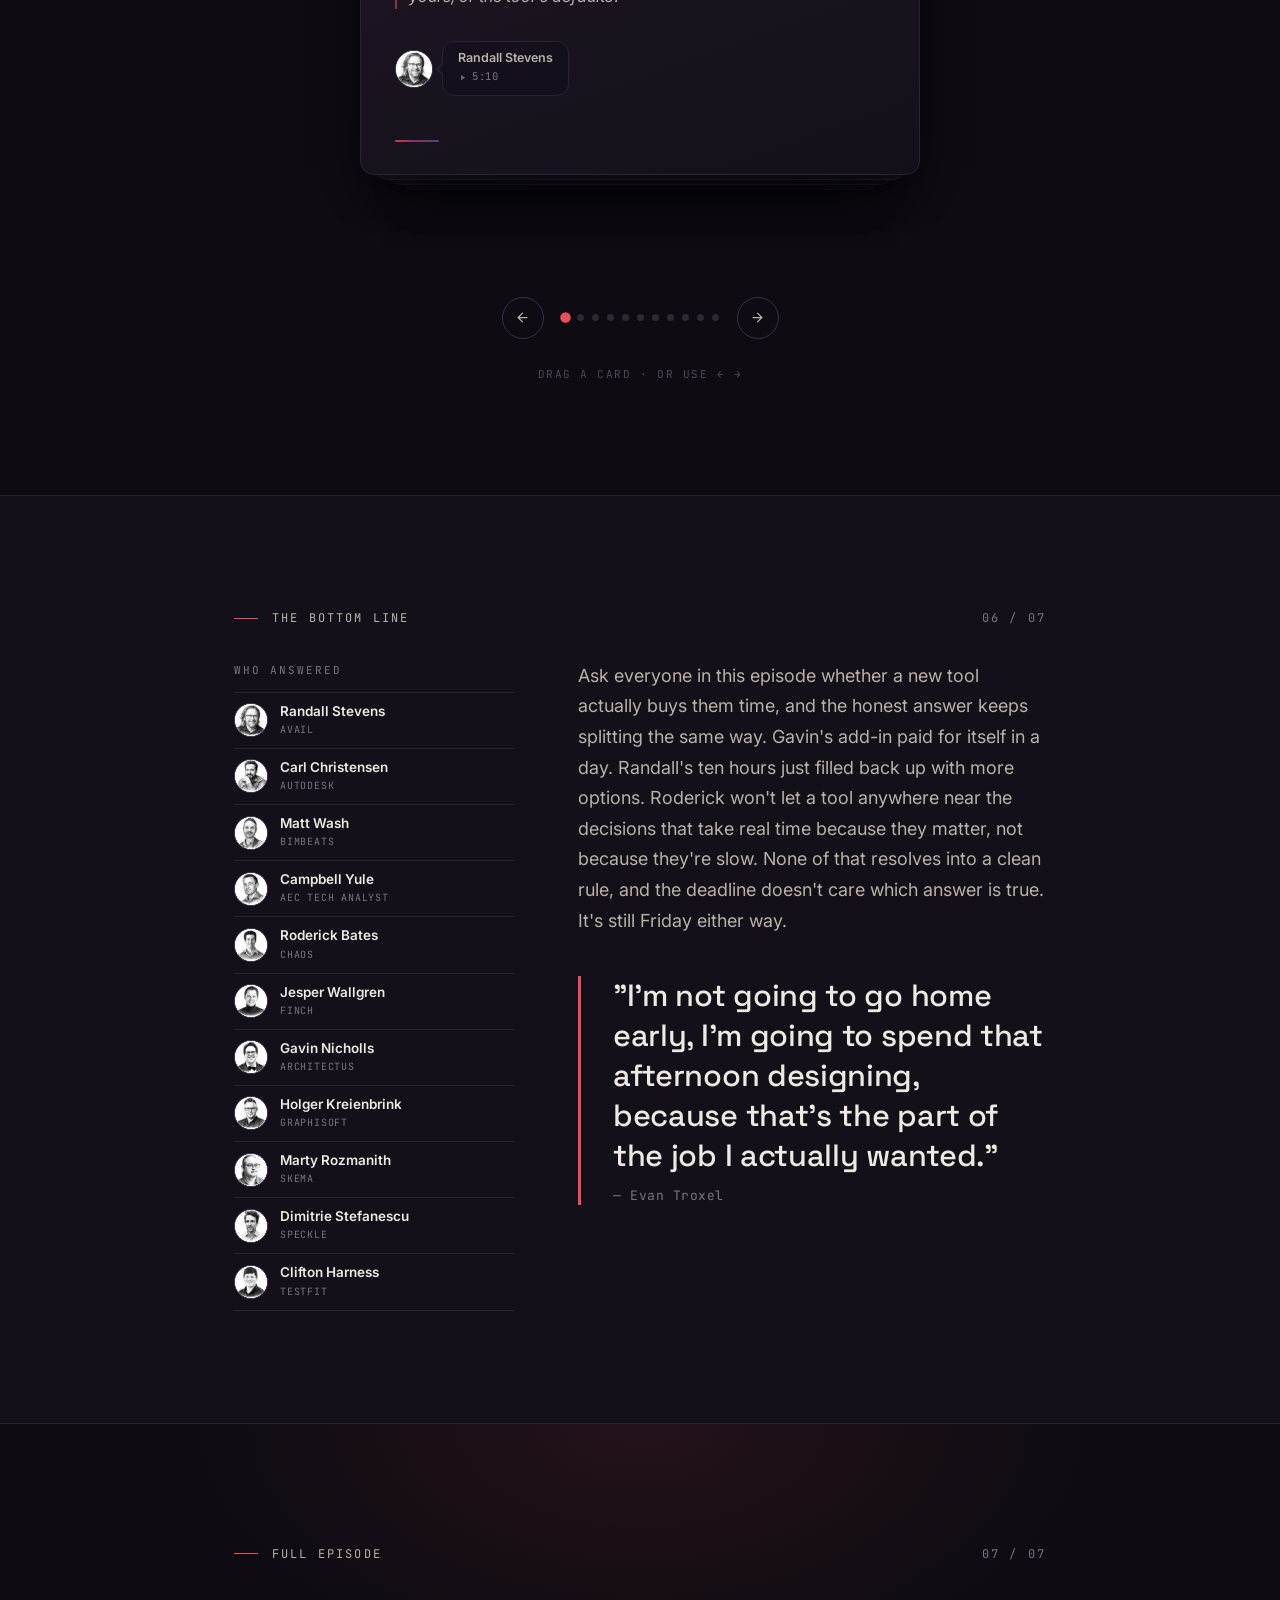
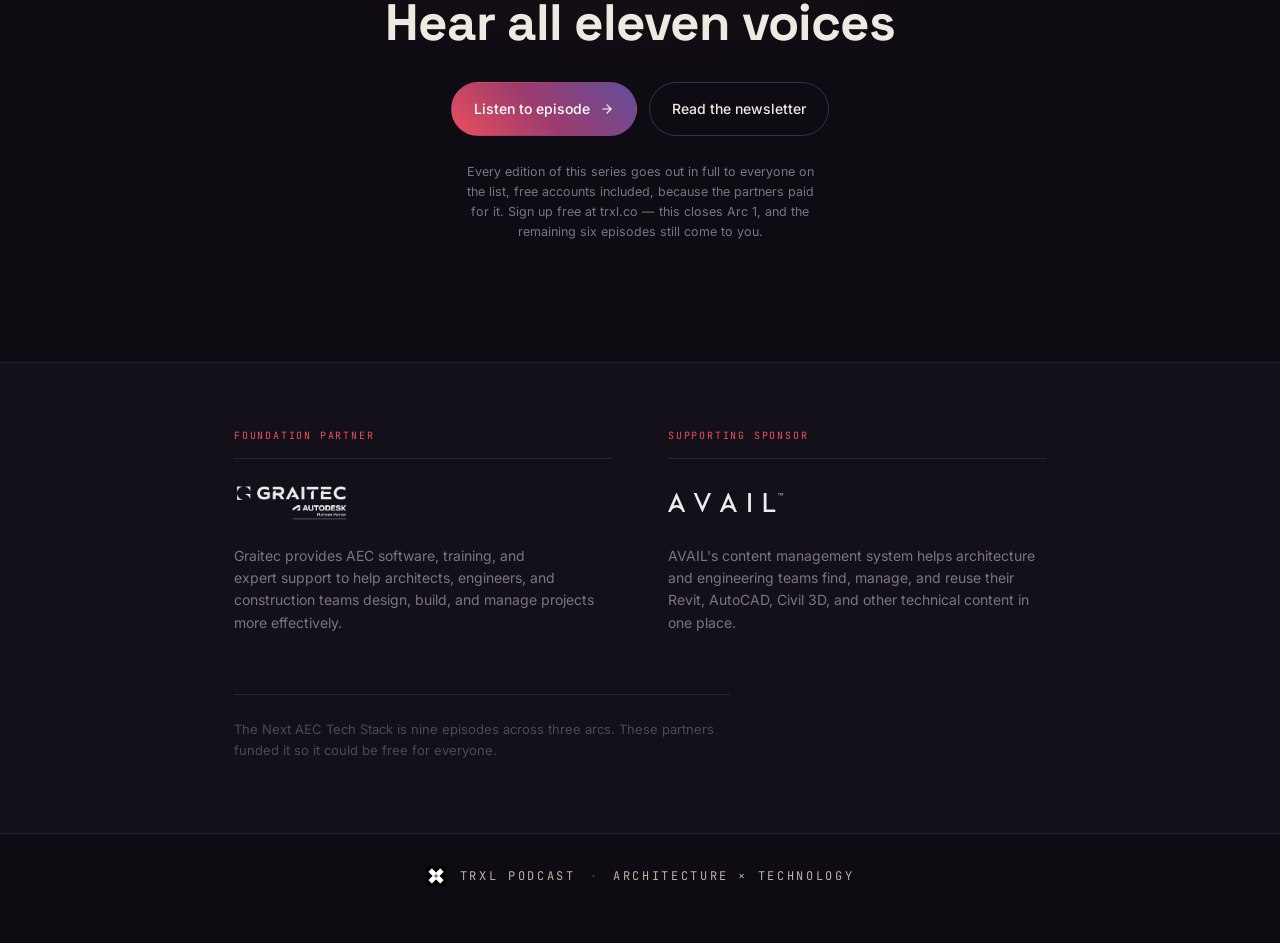
<file: 240-got-to-get-it-out/index.html>
<!DOCTYPE html>
<html lang="en" data-theme="dark" data-accent="coral">
<head>
  <meta charset="UTF-8">
  <meta name="viewport" content="width=device-width, initial-scale=1.0">
  <meta name="robots" content="noindex, nofollow, noai, noimageai">
  <title>TRXL 240 — I've Got to Get My Project Out on Friday</title>
  <meta name="description" content="Eleven people building BIM 2.0 tools close the arc with one question: does a new tool actually buy you time, or just give you more to spend it on?">

  <meta property="og:type" content="article">
  <meta property="og:site_name" content="TRXL Podcast">
  <meta property="og:title" content="TRXL 240 — I've Got to Get My Project Out on Friday">
  <meta property="og:description" content="Eleven people building BIM 2.0 tools close the arc with one question: does a new tool actually buy you time, or just give you more to spend it on?">
  <meta property="og:url" content="https://assets.trxl.co/240-got-to-get-it-out/">
  <meta property="og:image" content="https://assets.trxl.co/240-got-to-get-it-out/og.png">
  <meta property="og:image:width" content="1200">
  <meta property="og:image:height" content="630">
  <meta name="twitter:card" content="summary_large_image">
  <link rel="icon" type="image/png" href="assets/favicon.png">
  <link rel="stylesheet" href="assets/trxl-tokens.css?v=25">
  <link rel="stylesheet" href="assets/field-report.css?v=25">
</head>
<body>

  <!-- ========================================================
       STICKY NAV
       ======================================================== -->
  <nav class="ep-nav" id="epNav">
    <div class="ep-nav-inner">
      <div class="ep-nav-left">
        <img src="assets/logo-white.png" alt="TRXL" class="ep-nav-logo" id="epNavLogo">
        <div class="ep-nav-ep">
          Episode <strong id="epNavNum"></strong>
          <span style="margin:0 8px;opacity:.4">·</span>
          <span id="epNavDate"></span>
        </div>
      </div>
      <div class="ep-nav-right">
        <a href="#listen" class="ep-btn ep-btn-ghost" style="padding:8px 14px;font-size:12px">Listen</a>
      </div>
    </div>
    <div class="ep-nav-progress" id="epNavProgress"></div>
  </nav>

  <!-- ========================================================
       HERO
       ======================================================== -->
  <header class="ep-hero">
    <div class="ep-hero-sky"></div>
    <div class="ep240-clock-frame" aria-hidden="true">
      <div class="ep240-clock-sky"></div>
      <div class="ep240-clock-dial-wrap">
        <svg class="ep240-clock-dial" viewBox="0 0 200 200">
          <circle class="ep240-clock-track" cx="100" cy="100" r="86"></circle>
          <circle class="ep240-clock-fill" cx="100" cy="100" r="86"></circle>
        </svg>
        <div class="ep240-clock-hand"></div>
        <div class="ep240-clock-mark"></div>
      </div>
      <div class="ep240-clock-grain"></div>
    </div>
    <div class="ep-container ep-hero-inner">
      <div class="ep-eyebrow reveal">
        <span class="dot"></span>
        TRXL Podcast
        <span class="dot dot-sm"></span>
        <span class="num" id="heroEpNum"></span>
        <span class="dot dot-sm"></span>
        <span id="heroDate"></span>
      </div>
      <h1 class="reveal delay-1" id="heroTitle"></h1>
      <p class="ep-hero-subtitle reveal delay-2" id="heroSubtitle"></p>
      <div class="ep-guest ep240-roster-badge reveal delay-3">
        <div class="ep-guest-text">
          <div class="ep-guest-name" id="heroGuestName"></div>
          <div class="ep-guest-role" id="heroGuestRole"></div>
        </div>
      </div>
    </div>
  </header>

  <!-- ========================================================
       CENTRAL ARGUMENT
       ======================================================== -->
  <section class="ep-section ep-argument">
    <div class="ep-container">
      <div class="ep-kicker reveal"><span>The central argument</span> <span class="idx">01 / 07</span></div>
      <div class="reveal delay-1">
        <p id="argumentText"></p>
      </div>
    </div>
  </section>

  <!-- ========================================================
       PULL QUOTE
       ======================================================== -->
  <section class="ep-quote">
    <div class="ep-container">
      <blockquote class="reveal" id="quoteText"></blockquote>
      <span class="ep-attr reveal delay-1" id="quoteAttr"></span>
    </div>
  </section>

  <!-- ========================================================
       STATS
       ======================================================== -->
  <section class="ep-section">
    <div class="ep-container-wide">
      <div class="ep-kicker reveal"><span>By the numbers</span> <span class="idx">02 / 07</span></div>
      <div class="ep-stats-grid reveal delay-1" id="statsGrid"></div>
    </div>
  </section>

  <!-- ========================================================
       QUESTION
       ======================================================== -->
  <section class="ep-question">
    <div class="ep-container">
      <div class="reveal">
        <div class="mark">?</div>
        <p id="questionText"></p>
      </div>
    </div>
  </section>

  <!-- ========================================================
       ANALYSIS
       ======================================================== -->
  <section class="ep-section">
    <div class="ep-container">
      <div class="ep-kicker reveal"><span>Episode analysis</span> <span class="idx">03 / 07</span></div>
      <div class="ep-analysis" id="analysisList"></div>
    </div>
  </section>

  <!-- ========================================================
       TAKEAWAYS
       ======================================================== -->
  <section class="ep-section ep-takeaways">
    <div class="ep-container-wide">
      <div class="ep-kicker reveal"><span>Practical takeaways</span> <span class="idx">04 / 07</span></div>
      <div class="ep-takeaways-grid reveal delay-1" id="takeawaysGrid"></div>
    </div>
  </section>

  <!-- ========================================================
       INSIGHTS
       ======================================================== -->
  <section class="ep-section ep-insights-section" id="insightsSection">
    <div class="ep-container">
      <div class="ep-kicker reveal"><span id="insightsKicker">Key insights</span> <span class="idx">05 / 07</span></div>
      <p class="ep240-insights-note reveal delay-1" id="insightsNote"></p>

      <!-- Plain list: the no-JS fallback and the PDF/print version -->
      <div class="ep-insights" id="insightsList"></div>

      <!-- Swipeable card stack: screen only, built by JS -->
      <div class="ep-stack-wrap">
        <div class="ep-stack" id="epStack" role="group" aria-roledescription="carousel" aria-label="Key insights"></div>
        <div class="ep-stack-controls">
          <button class="ep-stack-btn" id="stackPrev" aria-label="Previous insight">
            <svg width="15" height="15" viewBox="0 0 24 24" fill="none" stroke="currentColor" stroke-width="2" stroke-linecap="round" stroke-linejoin="round"><path d="M19 12H5M12 19l-7-7 7-7"/></svg>
          </button>
          <div class="ep-stack-dots" id="stackDots"></div>
          <button class="ep-stack-btn" id="stackNext" aria-label="Next insight">
            <svg width="15" height="15" viewBox="0 0 24 24" fill="none" stroke="currentColor" stroke-width="2" stroke-linecap="round" stroke-linejoin="round"><path d="M5 12h14M12 5l7 7-7 7"/></svg>
          </button>
        </div>
        <div class="ep-stack-hint">Drag a card · or use ← →</div>
      </div>
    </div>
  </section>

  <!-- ========================================================
       BOTTOM LINE
       ======================================================== -->
  <section class="ep-section ep-bottomline">
    <div class="ep-container">
      <div class="ep-kicker reveal"><span>The bottom line</span> <span class="idx">06 / 07</span></div>
      <div class="ep-bottomline-grid">
        <div class="ep-bottomline-portrait ep240-roster reveal" id="bottomPortraitBlock">
          <div class="ep240-roster-label">Who answered</div>
          <ul class="ep240-roster-list" id="rosterList"></ul>
        </div>
        <div class="ep-bottomline-text">
          <p class="reveal delay-1" id="bottomLineText"></p>
          <div class="closing reveal delay-2" id="closingQuoteText"></div>
        </div>
      </div>
    </div>
  </section>

  <!-- ========================================================
       CTA
       ======================================================== -->
  <section class="ep-cta" id="listen">
    <div class="ep-container">
      <div class="ep-kicker reveal" style="justify-content:center"><span>Full episode</span> <span class="idx">07 / 07</span></div>
      <h2 class="reveal delay-1">Hear all eleven voices</h2>
      <div class="ep-cta-buttons reveal delay-2">
        <a id="ctaListen" class="ep-btn ep-btn-primary" href="#" target="_blank" rel="noopener">
          Listen to episode
          <svg width="14" height="14" viewBox="0 0 24 24" fill="none" stroke="currentColor" stroke-width="2" stroke-linecap="round" stroke-linejoin="round"><path d="M5 12h14M12 5l7 7-7 7"/></svg>
        </a>
        <a id="ctaNewsletter" class="ep-btn ep-btn-ghost" href="#" target="_blank" rel="noopener">
          Read the newsletter
        </a>
      </div>
      <p class="ep240-access reveal delay-3" id="accessNote"></p>
    </div>
  </section>

  <!-- ========================================================
       SERIES PARTNERS — Graitec (foundation) + AVAIL (supporting)
       Logos swap light/dark with the theme, see updateLogo()
       ======================================================== -->
  <section class="ep240-sponsors">
    <div class="ep-container">
      <div class="ep240-sponsor-row reveal">
        <div class="ep240-sponsor">
          <div class="ep240-sponsor-tier">Foundation Partner</div>
          <a class="ep240-sponsor-logo" href="https://graitec.com/us" target="_blank" rel="noopener">
            <img id="graitecLogo" src="assets/sponsors/graitec-white.png" alt="Graitec">
          </a>
          <p>Graitec provides AEC software, training, and expert support to help architects, engineers, and construction teams design, build, and manage projects more effectively.</p>
        </div>

        <div class="ep240-sponsor">
          <div class="ep240-sponsor-tier">Supporting Sponsor</div>
          <a class="ep240-sponsor-logo" href="https://getavail.com/capital-resources/" target="_blank" rel="noopener">
            <img id="availLogo" src="assets/sponsors/avail-white.svg" alt="AVAIL">
          </a>
          <p>AVAIL's content management system helps architecture and engineering teams find, manage, and reuse their Revit, AutoCAD, Civil 3D, and other technical content in one place.</p>
        </div>
      </div>
      <p class="ep240-sponsor-note reveal delay-1">
        The Next AEC Tech Stack is nine episodes across three arcs. These partners funded it so it could be free for everyone.
      </p>
    </div>
  </section>

  <footer class="ep-footer">
    <div class="ep-footer-brand">
      <img class="ep-footer-mark" src="assets/favicon.png" alt="TRXL" />
      <span>TRXL Podcast</span>
      <span class="dot">·</span>
      <span>Architecture × Technology</span>
    </div>
  </footer>

  <!-- ========================================================
       TWEAKS PANEL
       ======================================================== -->
  <div class="tweaks-panel" id="tweaksPanel" aria-hidden="true">
    <div class="tweaks-title">Tweaks</div>
    <div class="tweaks-row">
      <span class="tweaks-label">Theme</span>
      <div class="tweaks-opts" data-control="theme">
        <button class="tweaks-chip" data-value="dark">Dark</button>
        <button class="tweaks-chip" data-value="light">Light</button>
      </div>
    </div>
    <div class="tweaks-row">
      <span class="tweaks-label">Accent</span>
      <div class="tweaks-opts" data-control="accent">
        <button class="tweaks-swatch" data-value="coral" title="Coral"></button>
        <button class="tweaks-swatch" data-value="plum" title="Plum"></button>
        <button class="tweaks-swatch" data-value="indigo" title="Indigo"></button>
      </div>
    </div>
    <div class="tweaks-row">
      <span class="tweaks-label">Motion</span>
      <div class="tweaks-opts" data-control="motion">
        <button class="tweaks-chip" data-value="on">On</button>
        <button class="tweaks-chip" data-value="off">Off</button>
      </div>
    </div>
    <div class="tweaks-row">
      <span class="tweaks-label">Density</span>
      <div class="tweaks-opts" data-control="density">
        <button class="tweaks-chip" data-value="spacious">Spacious</button>
        <button class="tweaks-chip" data-value="compact">Compact</button>
      </div>
    </div>
  </div>

  <!-- ========================================================
       CONTENT + LOGIC
       ======================================================== -->
  <!-- UPDATE THIS to point at the new episode content file -->
  <script src="content/episode-240.js?v=2"></script>
  <script>
    /* ----- Tweakable defaults (rewritable by host) ----- */
    const TWEAK_DEFAULTS = /*EDITMODE-BEGIN*/{
      "theme": "dark",
      "accent": "coral",
      "motion": "on",
      "density": "spacious"
    }/*EDITMODE-END*/;

    const state = { ...TWEAK_DEFAULTS };

    /* ----- Render content ----- */
    const ep = window.TRXL_EPISODE;

    /* Timestamp citations — "13:50" or "1:08:30" into a YouTube deep link.
       Single source of truth is the display string in the content file. */
    function citeSeconds(ts) {
      const p = ts.split(':').map(Number);
      return p.length === 3 ? p[0]*3600 + p[1]*60 + p[2] : p[0]*60 + p[1];
    }
    /* A cite renders as the speaker's hedcut with a speech bubble beside it.
       Accepts { ts, who } or a bare "mm:ss" string. An optional `youtube`
       overrides the link target for a cross-episode citation (e.g. quoting
       something a guest said back in an earlier episode); an optional
       `label` overrides the bubble's who-line for that case (e.g. "Clifton
       Harness — TRXL 238") so the two citations read as distinct moments. */
    function personBy(name) {
      return (ep.roster.people || []).find(p => p.name === name);
    }
    function citeLink(cite) {
      const ts    = typeof cite === 'string' ? cite : cite.ts;
      const who   = typeof cite === 'string' ? null : cite.who;
      const label = typeof cite === 'string' ? null : (cite.label || who);
      const url   = typeof cite === 'string' ? ep.youtube : (cite.youtube || ep.youtube);
      const p     = who ? personBy(who) : null;
      const avatar = p && p.avatar
        ? `<span class="ep240-cite-face"><img src="${p.avatar}" alt="" loading="lazy"></span>`
        : '';
      return `<a class="ep240-cite" href="${url}?t=${citeSeconds(ts)}"
        target="_blank" rel="noopener"
        title="${label ? label + ' — ' : ''}watch this moment on YouTube">
        ${avatar}
        <span class="ep240-cite-bubble">
          ${label ? `<span class="ep240-cite-who">${label}</span>` : ''}
          <span class="ep240-cite-ts">
            <svg viewBox="0 0 24 24" fill="currentColor" aria-hidden="true"><path d="M8 5v14l11-7z"/></svg>${ts}
          </span>
        </span></a>`;
    }
    function render() {
      // Nav
      document.getElementById('epNavNum').textContent = ep.number;
      document.getElementById('epNavDate').textContent = ep.date;

      // Hero
      document.getElementById('heroEpNum').textContent = 'Ep ' + ep.number;
      document.getElementById('heroDate').textContent = ep.date;
      // Smart title: wrap last word in <em> for gradient highlight
      const title = ep.title;
      const parts = title.split(' ');
      const emIdx = ep.titleEm ? parts.indexOf(ep.titleEm) : parts.length - 2;
      if (parts.length > 2 && emIdx > -1) {
        parts[emIdx] = `<em>${parts[emIdx]}</em>`;
        document.getElementById('heroTitle').innerHTML = parts.join(' ');
      } else {
        document.getElementById('heroTitle').textContent = title;
      }
      document.getElementById('heroSubtitle').textContent = ep.subtitle;

      // Roundup episode — `roster` replaces guest portraits with a name list.
      // Ep 240 puts two questions to eleven people; there is no single guest.
      document.getElementById('heroGuestName').textContent = ep.roster.badge;
      document.getElementById('heroGuestRole').textContent = ep.roster.line;

      // Central argument
      document.getElementById('argumentText').textContent = ep.centralArgument;

      // Quote
      document.getElementById('quoteText').textContent = `"${ep.pullQuote.text}"`;
      document.getElementById('quoteAttr').innerHTML = '— ' + ep.pullQuote.attribution
        + (ep.pullQuote.cite ? citeLink(ep.pullQuote.cite) : '');

      // Stats
      const statsGrid = document.getElementById('statsGrid');
      statsGrid.innerHTML = ep.stats.map((s, i) => `
        <div class="ep-stat">
          <span class="ep-stat-index">0${i+1}</span>
          <span class="ep-stat-num" data-value="${s.value}">${s.value}</span>
          <div class="ep-stat-label">${s.label}</div>
          ${s.cites ? `<div class="ep240-cites">${s.cites.map(c => citeLink(c)).join('')}</div>`
            : s.cite ? citeLink(s.cite) : ''}
        </div>
      `).join('');

      // Question
      document.getElementById('questionText').textContent = ep.question;

      // Analysis
      document.getElementById('analysisList').innerHTML = ep.analysis.map((a, i) => `
        <div class="ep-analysis-card">
          <div class="ep-analysis-idx">0${i+1}</div>
          <div>
            <h3>${a.title}</h3>
            <p>${a.body}</p>
            ${a.cites ? `<div class="ep240-cites">
              <span class="ep240-cites-label">Hear it in the episode</span>
              ${a.cites.map(c => citeLink(c)).join('')}
            </div>` : ''}
          </div>
        </div>
      `).join('');

      // Takeaways
      document.getElementById('takeawaysGrid').innerHTML = ep.takeaways.map((t, i) => `
        <div class="ep-takeaway">
          <span class="ep-takeaway-num">Step 0${i+1}</span>
          <p>${t}</p>
        </div>
      `).join('');

      // Insights
      if (ep.insightsKicker) document.getElementById('insightsKicker').textContent = ep.insightsKicker;
      document.getElementById('insightsNote').textContent = ep.insightsNote || '';
      document.getElementById('insightsList').innerHTML = ep.insights.map((ins, i) => `
        <div class="ep-insight reveal">
          <div class="ep-insight-num">${String(i+1).padStart(2,"0")}</div>
          <div class="ep-insight-body">
            <h4>${ins.title}</h4>
            <p>${ins.body}</p>
            ${ins.prompt ? `<p class="ep240-prompt">${ins.prompt}</p>` : ''}
            ${ins.cite ? citeLink(ins.cite) : ''}
          </div>
          <div class="ep-insight-mark"></div>
        </div>
      `).join('');

      // Bottom line
      document.getElementById('bottomLineText').textContent = ep.bottomLine;
      document.getElementById('closingQuoteText').innerHTML = '"' + ep.closingQuote + '"'
        + (ep.closingQuoteAttribution ? '<span class="closing-attr">— ' + ep.closingQuoteAttribution + '</span>' : '')
        + (ep.closingQuoteCite ? citeLink(ep.closingQuoteCite) : '');

      // Roster list — replaces the portrait block for roundup episodes
      document.getElementById('rosterList').innerHTML = ep.roster.people.map(p => `
        <li>
          ${p.avatar ? `<span class="ep240-roster-face"><img src="${p.avatar}" alt="" loading="lazy"></span>` : ''}
          <span class="ep240-roster-text">
            <span class="ep240-roster-name">${p.name}</span>
            <span class="ep240-roster-firm">${p.firm}</span>
          </span>
        </li>
      `).join('');

      // CTA
      document.getElementById('accessNote').textContent = ep.access || '';
      document.getElementById('ctaListen').href = ep.links.listen;
      document.getElementById('ctaNewsletter').href = ep.links.newsletter;

      // Page title
      document.title = `TRXL ${ep.number} — ${ep.title}`;

      // Logo should swap with theme
      updateLogo();
    }
    function updateLogo() {
      const light = state.theme === 'light';
      document.getElementById('epNavLogo').src =
        light ? 'assets/logo-black.png' : 'assets/logo-white.png';
      // Sponsor marks ship in two variants — the white ones vanish on paper.
      document.getElementById('graitecLogo').src =
        light ? 'assets/sponsors/graitec-black.png' : 'assets/sponsors/graitec-white.png';
      document.getElementById('availLogo').src =
        light ? 'assets/sponsors/avail-teal.svg' : 'assets/sponsors/avail-white.svg';
    }

    /* ----- Reveal on scroll -----
       Fallback to a plain scroll listener: IntersectionObserver has been
       unreliable inside our preview iframe (never fires even with the
       target clearly on-screen). This always runs in the same frame the
       user can see the element. */
    function setupReveal() {
      const items = Array.from(document.querySelectorAll('.reveal'));
      if (state.motion === 'off') {
        document.documentElement.classList.remove('js-motion');
        items.forEach(el => el.classList.add('is-in'));
        return;
      }
      document.documentElement.classList.add('js-motion');
      const check = () => {
        const vh = window.innerHeight;
        for (const el of items) {
          if (el.classList.contains('is-in')) continue;
          const r = el.getBoundingClientRect();
          if (r.top < vh - 80 && r.bottom > 0) el.classList.add('is-in');
        }
      };
      check();
      window.addEventListener('scroll', check, { passive: true });
      window.addEventListener('resize', check);
    }

    /* ----- Stat counter animation ----- */
    function animateStats() {
      const nums = document.querySelectorAll('.ep-stat-num');
      nums.forEach(el => {
        const final = el.dataset.value;
        // Extract numeric part
        const match = final.match(/([\d.]+)/);
        if (!match || state.motion === 'off') { el.textContent = final; return; }
        const target = parseFloat(match[1]);
        const prefix = final.substring(0, match.index);
        const suffix = final.substring(match.index + match[1].length);
        const io = new IntersectionObserver((entries) => {
          entries.forEach(e => {
            if (!e.isIntersecting) return;
            io.unobserve(el);
            const dur = 1400;
            const start = performance.now();
            const hasDecimal = match[1].includes('.');
            function frame(now) {
              const t = Math.min(1, (now - start) / dur);
              const eased = 1 - Math.pow(1 - t, 3);
              const v = target * eased;
              el.textContent = prefix + (hasDecimal ? v.toFixed(1) : Math.round(v)) + suffix;
              if (t < 1) requestAnimationFrame(frame); else el.textContent = final;
            }
            requestAnimationFrame(frame);
          });
        }, { threshold: 0.4 });
        io.observe(el);
      });
    }

    /* ----- Nav scroll progress ----- */
    function setupNavScroll() {
      const nav = document.getElementById('epNav');
      const progress = document.getElementById('epNavProgress');
      function onScroll() {
        const y = window.scrollY;
        nav.classList.toggle('is-scrolled', y > 10);
        const h = document.documentElement.scrollHeight - window.innerHeight;
        const p = h > 0 ? Math.min(1, y / h) : 0;
        progress.style.setProperty('--scroll-progress', p);
      }
      window.addEventListener('scroll', onScroll, { passive: true });
      onScroll();
    }

    /* ----- Tweaks controls ----- */
    function applyState() {
      document.documentElement.dataset.theme = state.theme;
      document.documentElement.dataset.accent = state.accent;
      document.documentElement.dataset.density = state.density;
      document.documentElement.dataset.motion = state.motion;
      // Update chip active states
      document.querySelectorAll('.tweaks-opts').forEach(group => {
        const key = group.dataset.control;
        group.querySelectorAll('[data-value]').forEach(b => {
          b.classList.toggle('is-active', b.dataset.value === state[key]);
        });
      });
      updateLogo();
    }
    function setupTweaks() {
      document.querySelectorAll('.tweaks-opts').forEach(group => {
        const key = group.dataset.control;
        group.querySelectorAll('[data-value]').forEach(b => {
          b.addEventListener('click', () => {
            state[key] = b.dataset.value;
            applyState();
            window.parent.postMessage({ type: '__edit_mode_set_keys', edits: { [key]: state[key] } }, '*');
          });
        });
      });

      // Edit-mode protocol
      window.addEventListener('message', (e) => {
        if (!e.data || !e.data.type) return;
        if (e.data.type === '__activate_edit_mode') {
          document.getElementById('tweaksPanel').classList.add('is-open');
        } else if (e.data.type === '__deactivate_edit_mode') {
          document.getElementById('tweaksPanel').classList.remove('is-open');
        }
      });
      window.parent.postMessage({ type: '__edit_mode_available' }, '*');
    }

    /* ----- Key insights as a swipeable card stack -----
       Screen only. If this never runs, the plain list stays visible. */
    function setupInsightStack() {
      const items = ep.insights;
      const stage = document.getElementById('epStack');
      const dotsEl = document.getElementById('stackDots');
      const N = items.length;

      // order[0] is the top card. Advancing rotates the array.
      let order = items.map((_, i) => i);

      stage.innerHTML = items.map((ins, i) => `
        <article class="ep-card" data-i="${i}" aria-label="Insight ${i + 1} of ${N}">
          <div class="ep-card-head">
            <span class="ep-card-num">${String(i + 1).padStart(2,"0")}</span>
            <span class="ep-card-of">Key insight</span>
          </div>
          <div>
            <h4>${ins.title}</h4>
            <p>${ins.body}</p>
            ${ins.prompt ? `<p class="ep240-prompt">${ins.prompt}</p>` : ''}
            ${ins.cite ? citeLink(ins.cite) : ''}
          </div>
          <div class="ep-card-rule"></div>
        </article>
      `).join('');

      dotsEl.innerHTML = items.map((ins, i) =>
        `<button class="ep-stack-dot" data-i="${i}" aria-label="Go to insight ${i + 1}: ${ins.title}"></button>`
      ).join('');

      const cards = [...stage.querySelectorAll('.ep-card')];
      const dots  = [...dotsEl.querySelectorAll('.ep-stack-dot')];

      function layout() {
        order.forEach((cardIdx, pos) => {
          const card = cards[cardIdx];
          card.dataset.pos = pos;
          card.style.zIndex = N - pos;
          card.style.opacity = pos > 3 ? 0 : 1 - pos * 0.16;
          card.style.transform = `translate3d(0, ${pos * 30}px, 0) scale(${1 - pos * 0.05})`;
          card.setAttribute('aria-hidden', pos === 0 ? 'false' : 'true');
        });
        dots.forEach((d, i) => d.classList.toggle('is-active', i === order[0]));
      }

      // Fly the top card out, then send it to the back (dir: 1 right, -1 left)
      function advance(dir) {
        const card = cards[order[0]];
        card.style.transition = 'transform 340ms var(--ep-ease), opacity 340ms linear';
        card.style.transform = `translate3d(${dir * 620}px, -40px, 0) rotate(${dir * 18}deg)`;
        card.style.opacity = 0;
        order = [...order.slice(1), order[0]];
        setTimeout(() => { card.style.transition = ''; layout(); }, 320);
        layout();
      }

      // Pull the last card back to the front from the side it left
      function retreat() {
        const last = order[N - 1];
        order = [last, ...order.slice(0, N - 1)];
        const card = cards[last];
        card.style.transition = 'none';
        card.style.transform = 'translate3d(-620px, -40px, 0) rotate(-18deg)';
        card.style.opacity = 0;
        requestAnimationFrame(() => { card.style.transition = ''; layout(); });
      }

      function goTo(target) {
        let guard = 0;
        while (order[0] !== target && guard++ < N) advance(1);
      }

      let drag = null;
      stage.addEventListener('pointerdown', (e) => {
        // Let links and buttons inside a card be clicked. Starting a drag here
        // captures the pointer, which swallows the click on the cite link.
        if (e.target.closest('a, button')) return;
        const card = e.target.closest('.ep-card');
        if (!card || card.dataset.pos !== '0') return;
        drag = { id: e.pointerId, x0: e.clientX, y0: e.clientY, card, dx: 0 };
        card.classList.add('is-dragging');
        card.setPointerCapture(e.pointerId);
      });

      stage.addEventListener('pointermove', (e) => {
        if (!drag || e.pointerId !== drag.id) return;
        drag.dx = e.clientX - drag.x0;
        const dy = (e.clientY - drag.y0) * 0.25;
        drag.card.style.transform =
          `translate3d(${drag.dx}px, ${dy}px, 0) rotate(${drag.dx * 0.045}deg)`;
        drag.card.style.setProperty('--tint', Math.min(Math.abs(drag.dx) / 140, 1));
        drag.card.style.setProperty('--tint-x', drag.dx > 0 ? '85%' : '15%');
      });

      function endDrag(e) {
        if (!drag || (e && e.pointerId !== drag.id)) return;
        const { card, dx } = drag;
        card.classList.remove('is-dragging');
        card.style.removeProperty('--tint');
        drag = null;
        if (Math.abs(dx) > 110) advance(Math.sign(dx));
        else layout();                       // snap back
      }
      stage.addEventListener('pointerup', endDrag);
      stage.addEventListener('pointercancel', endDrag);

      document.getElementById('stackNext').addEventListener('click', () => advance(1));
      document.getElementById('stackPrev').addEventListener('click', retreat);
      dots.forEach((d) => d.addEventListener('click', () => goTo(+d.dataset.i)));

      stage.tabIndex = 0;
      stage.addEventListener('keydown', (e) => {
        if (e.key === 'ArrowRight') { advance(1); e.preventDefault(); }
        if (e.key === 'ArrowLeft')  { retreat();  e.preventDefault(); }
      });

      layout();
      document.getElementById('insightsSection').classList.add('has-stack');
    }

    /* ----- Go ----- */
    render();
    applyState();
    setupReveal();
    animateStats();
    setupNavScroll();
    setupTweaks();
    setupInsightStack();
  </script>
</body>
</html>
</file>
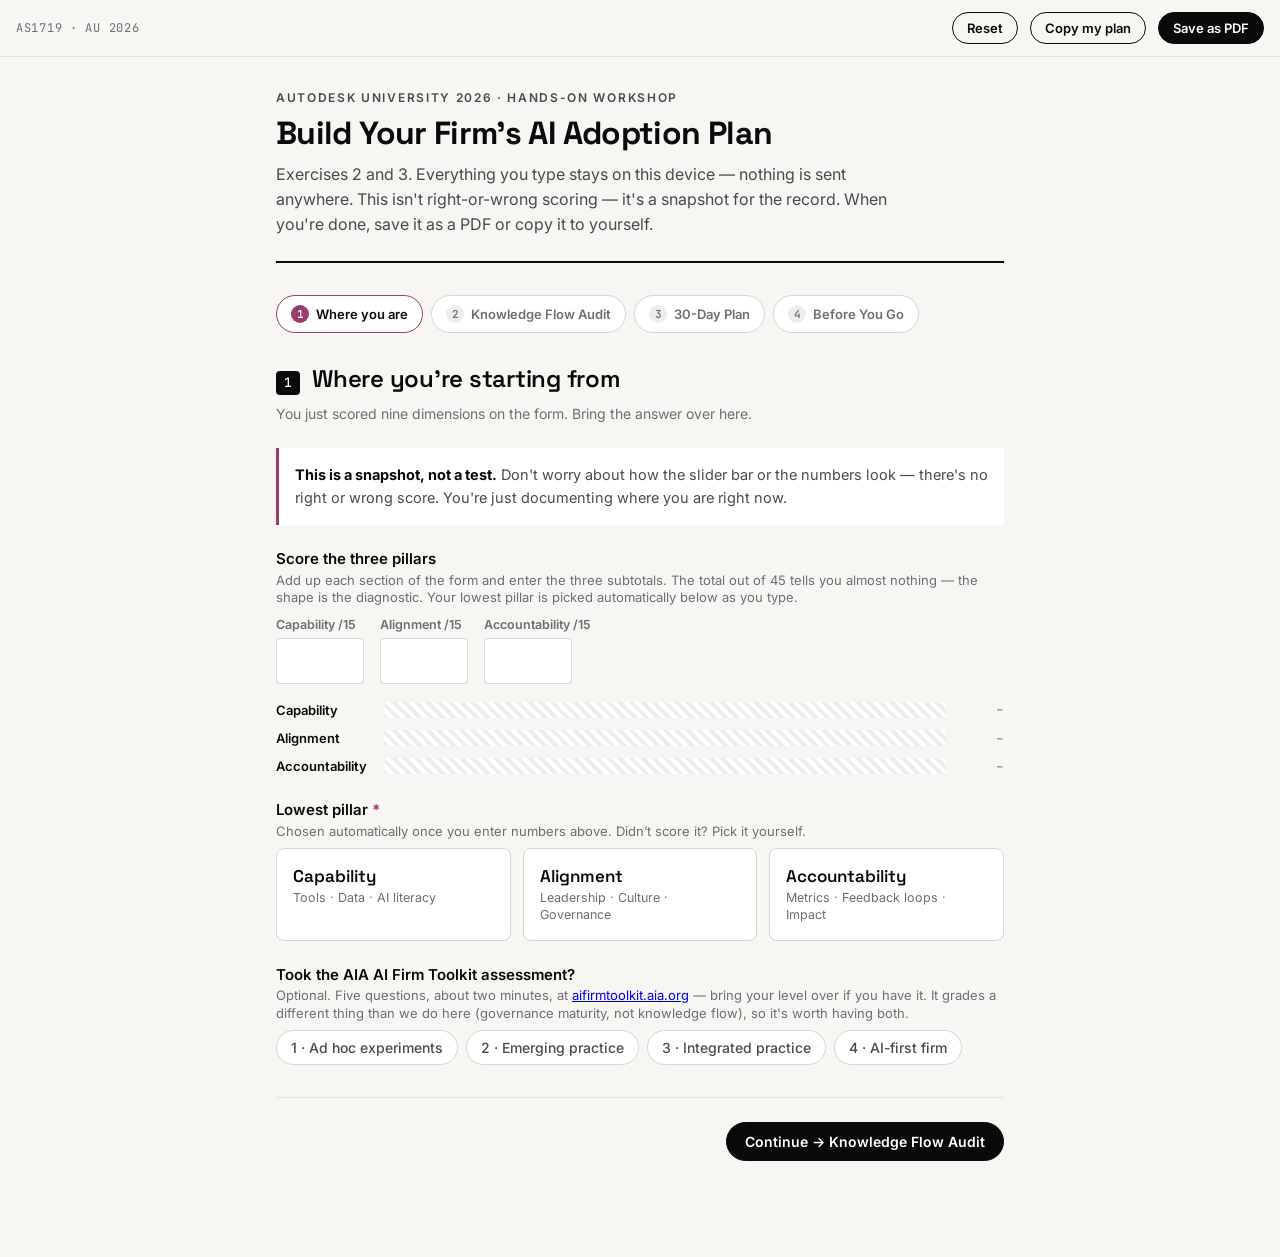
<file: au1719/index.html>
<!doctype html>
<html lang="en">
<head>
<meta charset="utf-8">
<meta name="viewport" content="width=device-width, initial-scale=1, viewport-fit=cover">
<title>Build Your Firm's AI Adoption Plan — AU 2026 Session AS1719</title>
<meta name="description" content="Worksheets 2 and 3 for AU 2026 session AS1719: the Knowledge Flow Audit and your path to a 30-day AI adoption plan. Your answers stay on your device.">
<meta property="og:title" content="Build Your Firm's AI Adoption Plan — AU 2026">
<meta property="og:description" content="Knowledge Flow Audit + 30-day plan. Session AS1719 with Evan Troxel and Kenton Grant.">
<meta property="og:url" content="https://assets.trxl.co/au1719/">
<link rel="icon" href="../favicon.png">
<style>
@import url('https://fonts.googleapis.com/css2?family=Space+Grotesk:wght@500;600;700&family=Inter:wght@400;500;600;700&family=JetBrains+Mono:wght@400;500&display=swap');

/* --- TRXL tokens (inlined subset of trxl-tokens.css) --------------------- */
:root{
  --trxl-coral:#EB4F5D; --trxl-plum:#9C3B6E; --trxl-indigo:#614F9B;
  --grad-trxl:linear-gradient(45deg,var(--trxl-coral) 0%,var(--trxl-plum) 45%,var(--trxl-indigo) 100%);
  --ink:#0A0A0B; --graphite:#4A4A52; --slate:#6E6E78; --stone:#9A9AA4;
  --fog:#D6D6DB; --mist:#EDEDF0; --paper:#F7F6F3; --white:#FFFFFF; --divider:#E4E3DF;
  --bg:var(--paper); --fg:var(--ink); --fg-muted:var(--graphite); --fg-subtle:var(--slate);
  --border:var(--fog); --accent:var(--trxl-plum); --accent-fg:var(--white);
  --danger:#B83838; --danger-bg:#FBEAEA; --success:#2E7D5B;
  --font-display:'Space Grotesk','Helvetica Neue',Arial,sans-serif;
  --font-sans:'Inter','Helvetica Neue',Arial,sans-serif;
  --font-mono:'JetBrains Mono',ui-monospace,'SF Mono',Menlo,monospace;
  --s-1:4px; --s-2:8px; --s-3:12px; --s-4:16px; --s-5:24px; --s-6:32px; --s-7:48px;
  --r-2:4px; --r-3:8px; --r-pill:999px;
  --focus-ring:0 0 0 3px rgba(156,59,110,.35);
  --measure:62ch;
}
*,*::before,*::after{box-sizing:border-box}
html{-webkit-text-size-adjust:100%}
body{
  margin:0; background:var(--bg); color:var(--fg);
  font-family:var(--font-sans); font-size:16px; line-height:1.55;
  -webkit-font-smoothing:antialiased;
}
:focus-visible{outline:none; box-shadow:var(--focus-ring); border-radius:var(--r-2)}

/* --- Header -------------------------------------------------------------- */
.bar{
  position:sticky; top:0; z-index:20; background:rgba(247,246,243,.94);
  backdrop-filter:saturate(180%) blur(12px);
  border-bottom:1px solid var(--divider);
  padding:var(--s-3) var(--s-4); padding-top:max(var(--s-3),env(safe-area-inset-top));
  display:flex; gap:var(--s-3); align-items:center; flex-wrap:wrap;
}
.bar-id{font-family:var(--font-mono); font-size:12px; letter-spacing:.06em; color:var(--fg-subtle); text-transform:uppercase}
.bar-pillar{
  font-size:12px; font-weight:600; padding:3px 10px; border-radius:var(--r-pill);
  background:var(--grad-trxl); color:#fff; white-space:nowrap;
}
.bar-pillar[hidden]{display:none}
.bar-spacer{flex:1}
.btn{
  font-family:var(--font-sans); font-size:13px; font-weight:600;
  padding:7px 14px; border-radius:var(--r-pill); border:1px solid var(--ink);
  background:var(--ink); color:var(--white); cursor:pointer;
  transition:opacity 120ms ease;
}
.btn:hover{opacity:.82}
.btn-ghost{background:transparent; color:var(--ink)}
.btn-ok{background:var(--success); border-color:var(--success)}

/* --- Layout -------------------------------------------------------------- */
main{max-width:760px; margin:0 auto; padding:var(--s-6) var(--s-4) var(--s-7)}
.hero{padding-bottom:var(--s-5); border-bottom:2px solid var(--ink); margin-bottom:var(--s-6)}
.hero h1{
  font-family:var(--font-display); font-weight:700; letter-spacing:-.02em;
  font-size:clamp(1.9rem,1.3rem+2.4vw,2.9rem); line-height:1.08; margin:var(--s-2) 0 var(--s-3);
}
.eyebrow{
  font-size:12px; font-weight:600; letter-spacing:.14em; text-transform:uppercase;
  color:var(--fg-subtle); margin:0;
}
.hero p{color:var(--fg-muted); max-width:var(--measure); margin:0}

section{margin:0 0 var(--s-7); scroll-margin-top:72px}
.sec-head{display:flex; gap:var(--s-3); align-items:baseline; margin-bottom:var(--s-2)}
.sec-num{
  font-family:var(--font-mono); font-size:13px; font-weight:500; color:var(--white);
  background:var(--ink); border-radius:var(--r-2); padding:2px 8px; flex:none;
}
.sec-head h2{
  font-family:var(--font-display); font-weight:600; letter-spacing:-.01em;
  font-size:clamp(1.4rem,1.1rem+1.1vw,1.9rem); line-height:1.2; margin:0;
}
.sec-sub{color:var(--fg-subtle); font-size:14px; margin:0 0 var(--s-5); max-width:var(--measure)}
.note{
  background:var(--white); border-left:3px solid var(--accent);
  padding:var(--s-4); margin:0 0 var(--s-5); font-size:14.5px; color:var(--fg-muted);
}
.note strong{color:var(--fg)}
.note p{margin:0 0 var(--s-2)} .note p:last-child{margin:0}
.note ul{margin:0; padding-left:1.2em} .note li{margin-bottom:var(--s-2)} .note li:last-child{margin-bottom:0}
.note a{color:var(--accent)}

/* Sub-sections within a step (Exercise 2's three-part structure) */
.subhead{
  display:flex; align-items:baseline; gap:var(--s-3); margin:var(--s-6) 0 var(--s-4);
  padding-top:var(--s-5); border-top:2px solid var(--ink);
}
.subhead:first-of-type{padding-top:0; border-top:0; margin-top:var(--s-5)}
.subhead .letter{
  font-family:var(--font-mono); font-size:13px; font-weight:600; color:#fff;
  background:var(--accent); border-radius:var(--r-2); padding:2px 8px; flex:none;
}
.subhead h3{
  font-family:var(--font-display); font-weight:600; font-size:1.2rem; margin:0;
}

/* --- Fields -------------------------------------------------------------- */
.q{margin:0 0 var(--s-5)}
.q > label,.q-label{
  display:block; font-weight:600; font-size:15px; margin-bottom:var(--s-2); line-height:1.35;
}
.q-hint{display:block; font-weight:400; font-size:13px; color:var(--fg-subtle); margin-top:2px}
.q-req::after{content:' *'; color:var(--accent); font-weight:700}
input[type=text],input[type=date],input[type=number],textarea{
  width:100%; font-family:var(--font-sans); font-size:16px; color:var(--fg);
  background:var(--white); border:1px solid var(--border); border-radius:var(--r-2);
  padding:10px 12px; line-height:1.5;
}
input:focus,textarea:focus{border-color:var(--accent)}
textarea{resize:vertical; min-height:76px}
input[type=number]{width:88px}
input[type=date]{-webkit-appearance:none; appearance:none; min-width:0; max-width:100%}

/* Chips */
.chips{display:flex; flex-wrap:wrap; gap:var(--s-2)}
.chip{
  font-family:var(--font-sans); font-size:14px; font-weight:500;
  padding:8px 14px; border:1px solid var(--border); border-radius:var(--r-pill);
  background:var(--white); color:var(--fg-muted); cursor:pointer; text-align:left;
  transition:all 120ms ease;
}
.chip:hover{border-color:var(--stone)}
.chip[aria-pressed=true]{background:var(--ink); border-color:var(--ink); color:var(--white)}
.chips-scale .chip{min-width:44px; text-align:center; font-family:var(--font-mono)}

/* Required-field flag */
[data-req].is-invalid{
  border-radius:var(--r-3); outline:1.5px solid var(--danger); background:var(--danger-bg);
  padding:var(--s-3); margin:calc(-1 * var(--s-3)) calc(-1 * var(--s-3)) var(--s-2);
}
.req-warn{
  display:none; font-size:12.5px; font-weight:600; color:var(--danger); margin-top:var(--s-2);
}
[data-req].is-invalid + .req-warn,[data-req].is-invalid .req-warn{display:block}

/* Pillar picker */
.pillars{display:grid; grid-template-columns:repeat(auto-fit,minmax(180px,1fr)); gap:var(--s-3)}
.pillar{
  font-family:var(--font-display); font-size:17px; font-weight:600; text-align:left;
  padding:var(--s-4); border:1.5px solid var(--border); border-radius:var(--r-3);
  background:var(--white); color:var(--fg); cursor:pointer; transition:all 140ms ease;
  display:flex; flex-direction:column; align-items:flex-start; justify-content:flex-start;
}
.pillar span{display:block; font-family:var(--font-sans); font-size:12.5px; font-weight:400; color:var(--fg-subtle); margin-top:3px; line-height:1.35}
.pillar:hover{border-color:var(--stone)}
.pillar[aria-pressed=true]{border-color:var(--accent); background:var(--accent); color:#fff}
.pillar[aria-pressed=true] span{color:rgba(255,255,255,.82)}

/* Link picker (worst-link / gut-check) — chip row with a two-line label */
.links{display:grid; grid-template-columns:repeat(auto-fit,minmax(150px,1fr)); gap:var(--s-2)}
.link-chip{
  font-family:var(--font-sans); font-size:14px; font-weight:600; text-align:left;
  padding:var(--s-3); border:1.5px solid var(--border); border-radius:var(--r-3);
  background:var(--white); color:var(--fg); cursor:pointer; transition:all 140ms ease;
  display:flex; flex-direction:column; align-items:flex-start; justify-content:flex-start;
}
.link-chip span{display:block; font-family:var(--font-sans); font-size:12px; font-weight:400; color:var(--fg-subtle); margin-top:2px}
.link-chip:hover{border-color:var(--stone)}
.link-chip[aria-pressed=true]{border-color:var(--accent); background:var(--accent); color:#fff}
.link-chip[aria-pressed=true] span{color:rgba(255,255,255,.82)}

/* Subtotal bars */
.subtotals{display:flex; gap:var(--s-4); flex-wrap:wrap; align-items:flex-end}
.subtotal label{display:block; font-size:12.5px; font-weight:600; color:var(--fg-subtle); margin-bottom:var(--s-1)}
.bars{margin-top:var(--s-4)}
.bar-row{display:grid; grid-template-columns:96px 1fr 46px; gap:var(--s-3); align-items:center; margin-bottom:var(--s-2)}
.bar-name{font-size:13px; font-weight:600}
.bar-track{height:16px; background:var(--mist); border-radius:var(--r-2); overflow:hidden}
.bar-fill{display:block; height:100%; width:0; background:var(--trxl-plum); border-radius:var(--r-2); transition:width 260ms cubic-bezier(.22,1,.36,1)}
.bar-val{font-family:var(--font-mono); font-size:12.5px; color:var(--fg-subtle); text-align:right}
.bar-row.is-low .bar-name{color:var(--accent)}
.bar-row.is-blank .bar-track{background:repeating-linear-gradient(45deg,var(--mist),var(--mist) 4px,var(--white) 4px,var(--white) 8px)}
.bars-read{font-size:14px; font-weight:600; margin-top:var(--s-3)}

/* Trace boxes */
.trace{counter-reset:trace}
.trace .q{
  background:var(--white); border:1px solid var(--border); border-radius:var(--r-3);
  padding:var(--s-4); margin-bottom:var(--s-3);
}
.trace .q > label::before,.trace .q .q-label::before{
  counter-increment:trace; content:counter(trace);
  font-family:var(--font-mono); font-size:11px; color:var(--white); background:var(--stone);
  border-radius:var(--r-pill); padding:1px 7px; margin-right:8px; vertical-align:2px;
}

/* Diagnostic rows */
.diag{border-top:1px solid var(--divider)}
.diag-row{padding:var(--s-4) 0; border-bottom:1px solid var(--divider)}
.diag-name{font-family:var(--font-display); font-size:16px; font-weight:600; margin-bottom:2px}
.diag-anchors{display:flex; justify-content:space-between; gap:var(--s-4); font-size:12.5px; color:var(--fg-subtle); margin-bottom:var(--s-3)}
.diag-anchors span:last-child{text-align:right}
.diag-row.is-key{background:var(--white); margin:0 calc(var(--s-4) * -1); padding-left:var(--s-4); padding-right:var(--s-4)}
.diag-row.is-key .diag-name::after{
  content:'strategic'; font-family:var(--font-sans); font-size:10px; font-weight:600;
  letter-spacing:.1em; text-transform:uppercase; color:var(--accent);
  border:1px solid var(--accent); border-radius:var(--r-pill); padding:1px 7px; margin-left:8px; vertical-align:2px;
}

/* Comparison callout (gut-check vs final worst link) */
.compare{
  background:var(--white); border:1.5px solid var(--accent); border-radius:var(--r-3);
  padding:var(--s-4); margin:var(--s-5) 0; font-size:15px;
}
.compare[hidden]{display:none}
.compare strong{color:var(--accent)}
.compare .reassure{font-size:13.5px; color:var(--fg-subtle); margin-top:var(--s-2)}

/* Weeks / stem / owner rows */
.weeks{display:grid; gap:var(--s-2)}
.week{display:grid; grid-template-columns:74px 1fr; gap:var(--s-3); align-items:center}
.week-n{font-family:var(--font-mono); font-size:12.5px; color:var(--fg-subtle); font-weight:500}
.stem{display:grid; gap:var(--s-2)}
.stem-line{display:flex; align-items:center; gap:var(--s-2); flex-wrap:wrap}
.stem-line span{font-size:15px; color:var(--fg-muted); white-space:nowrap}
.stem-line input{flex:1; min-width:140px}

.carry{
  font-size:13.5px; color:var(--accent); font-weight:600; margin-bottom:var(--s-2);
}
.carry[hidden]{display:none}

/* Prompt generator */
.prompt-wrap{
  background:var(--ink); border-radius:var(--r-3); padding:var(--s-4); margin:var(--s-5) 0;
}
.prompt-wrap h3{
  font-family:var(--font-display); color:#fff; font-size:1.1rem; margin:0 0 var(--s-2);
}
.prompt-wrap p{color:rgba(255,255,255,.7); font-size:13.5px; margin:0 0 var(--s-3)}
#promptText{
  width:100%; min-height:220px; background:#161618; color:#F2F1ED;
  border:1px solid #2E2E33; border-radius:var(--r-2); padding:var(--s-3);
  font-family:var(--font-mono); font-size:12.5px; line-height:1.55; resize:vertical;
}
.prompt-actions{display:flex; gap:var(--s-2); flex-wrap:wrap; margin-top:var(--s-3)}
.prompt-actions .btn{background:#fff; color:var(--ink); border-color:#fff; font-size:13px}
.prompt-actions .btn:hover{opacity:.85}
.prompt-actions .btn-open{background:transparent; color:#fff; border-color:#4A4A52}

/* Footer actions */
.done{
  border-top:2px solid var(--ink); padding-top:var(--s-5); margin-top:var(--s-7);
}
.done h2{font-family:var(--font-display); font-size:1.5rem; margin:0 0 var(--s-2)}
.done p{color:var(--fg-muted); font-size:14.5px; max-width:var(--measure)}
.actions{display:flex; gap:var(--s-3); flex-wrap:wrap; margin:var(--s-5) 0}
.actions .btn{font-size:15px; padding:12px 22px}
.credit{font-size:13px; color:var(--fg-subtle); margin-top:var(--s-6); border-top:1px solid var(--divider); padding-top:var(--s-4)}
.credit a{color:var(--accent)}
.credit .row{margin-bottom:4px}

/* --- Steps ---------------------------------------------------------------
   Screen: show one worksheet at a time. Print: show all steps, so a blank
   print-out is still the full AU handout. */
.steps{
  display:flex; gap:var(--s-2); margin:0 0 var(--s-6); flex-wrap:wrap;
}
.step-btn{
  font-family:var(--font-sans); font-size:13px; font-weight:600;
  padding:9px 14px; border-radius:var(--r-pill); border:1px solid var(--border);
  background:var(--white); color:var(--fg-subtle); cursor:pointer;
  display:flex; align-items:center; gap:7px; transition:all 140ms ease;
}
.step-btn:hover{border-color:var(--stone); color:var(--fg)}
.step-btn .n{
  font-family:var(--font-mono); font-size:11px; width:18px; height:18px;
  border-radius:50%; background:var(--mist); color:var(--fg-subtle);
  display:inline-flex; align-items:center; justify-content:center; flex:none;
}
.step-btn[aria-current=true]{border-color:var(--accent); color:var(--fg); background:var(--white)}
.step-btn[aria-current=true] .n{background:var(--accent); color:#fff}
.step-btn.is-done .n{background:var(--ink); color:#fff}

[data-step]{display:none}
[data-step].is-active{display:block}

.stepnav{
  display:flex; justify-content:space-between; align-items:center;
  margin-top:var(--s-6); padding-top:var(--s-5); border-top:1px solid var(--divider);
}
.stepnav .btn{font-size:14px; padding:10px 18px}
.stepnav .spacer{flex:1}

/* --- Print ---------------------------------------------------------------
   Attendee take-home. Kenton owns the official AU handout PDF separately. */
@media print{
  @page{margin:14mm 12mm}
  [data-step]{display:block !important}
  .steps,.stepnav,.prompt-wrap{display:none !important}
  :root{--bg:#fff}
  body{background:#fff; font-size:10.5pt; line-height:1.4}
  .noprint{display:none !important}
  main{max-width:none; padding:0}
  .hero{margin-bottom:14pt; padding-bottom:8pt}
  .hero h1{font-size:20pt}
  section{margin-bottom:16pt; break-inside:avoid}
  .sec-head h2{font-size:14pt}
  h2,h3,.sec-head,.subhead{break-after:avoid}
  .note{background:#fff; border-left:2pt solid #000; padding:6pt 8pt; font-size:9pt}
  .q{margin-bottom:9pt; break-inside:avoid}
  .trace .q{padding:6pt 8pt; margin-bottom:6pt; break-inside:avoid}
  input[type=text],input[type=date],input[type=number],textarea{
    border:0; border-bottom:.75pt solid #666; border-radius:0; padding:2pt 0;
    background:#fff; font-size:10.5pt;
  }
  textarea{border:.75pt solid #999; padding:4pt; min-height:0}
  .chip{padding:2pt 7pt; font-size:8.5pt; border-color:#999}
  .chip[aria-pressed=true]{background:#000 !important; color:#fff !important; -webkit-print-color-adjust:exact; print-color-adjust:exact}
  .pillar,.link-chip{padding:6pt 8pt; font-size:11pt}
  .pillar[aria-pressed=true],.link-chip[aria-pressed=true]{background:#000 !important; color:#fff !important; border-color:#000; -webkit-print-color-adjust:exact; print-color-adjust:exact}
  .pillar[aria-pressed=true] span,.link-chip[aria-pressed=true] span{color:#ddd}
  .bar-fill{background:#000 !important; -webkit-print-color-adjust:exact; print-color-adjust:exact}
  .bar-track{background:#e6e6e6}
  .diag-row{padding:5pt 0; break-inside:avoid}
  .diag-row.is-key{background:#fff; margin:0; padding-left:0; padding-right:0}
  .compare{border-color:#000}
  .done{break-inside:avoid}
  a[href]::after{content:''}
}
</style>
</head>
<body>

<header class="bar noprint">
  <span class="bar-id">AS1719 · AU 2026</span>
  <span class="bar-pillar" id="barPillar" hidden></span>
  <span class="bar-spacer"></span>
  <button class="btn btn-ghost" id="btnReset" type="button">Reset</button>
  <button class="btn btn-ghost" id="btnCopy" type="button">Copy my plan</button>
  <button class="btn" id="btnPrint" type="button">Save as PDF</button>
</header>

<main>

  <div class="hero">
    <p class="eyebrow">Autodesk University 2026 · Hands-on Workshop</p>
    <h1>Build Your Firm's AI&nbsp;Adoption Plan</h1>
    <p>Exercises 2 and 3. Everything you type stays on this device &mdash; nothing is sent anywhere.
    This isn't right-or-wrong scoring &mdash; it's a snapshot for the record. When you're done,
    save it as a PDF or copy it to yourself.</p>
  </div>

  <nav class="steps noprint" id="steps">
    <button class="step-btn" type="button" data-goto="1"><span class="n">1</span> Where you are</button>
    <button class="step-btn" type="button" data-goto="2"><span class="n">2</span> Knowledge Flow Audit</button>
    <button class="step-btn" type="button" data-goto="3"><span class="n">3</span> 30-Day Plan</button>
    <button class="step-btn" type="button" data-goto="4"><span class="n">4</span> Before You Go</button>
  </nav>

  <!-- ===== Step 1 — WS1 carry-forward ==================================== -->
  <section id="ws1" data-step="1" class="is-active">
    <div class="sec-head"><span class="sec-num">1</span><h2>Where you're starting from</h2></div>
    <p class="sec-sub">You just scored nine dimensions on the form. Bring the answer over here.</p>

    <div class="note">
      <p><strong>This is a snapshot, not a test.</strong> Don't worry about how the slider bar or
      the numbers look &mdash; there's no right or wrong score. You're just documenting where you
      are right now.</p>
    </div>

    <div class="q">
      <span class="q-label">Score the three pillars
        <span class="q-hint">Add up each section of the form and enter the three subtotals. The total out of 45 tells you almost nothing &mdash; the shape is the diagnostic. Your lowest pillar is picked automatically below as you type.</span>
      </span>
      <div class="subtotals">
        <div class="subtotal"><label for="stC">Capability /15</label><input type="number" id="stC" min="3" max="15" inputmode="numeric" data-k="stC" data-bar="Capability"></div>
        <div class="subtotal"><label for="stA">Alignment /15</label><input type="number" id="stA" min="3" max="15" inputmode="numeric" data-k="stA" data-bar="Alignment"></div>
        <div class="subtotal"><label for="stX">Accountability /15</label><input type="number" id="stX" min="3" max="15" inputmode="numeric" data-k="stX" data-bar="Accountability"></div>
      </div>
      <div class="bars" id="bars">
        <div class="bar-row is-blank" data-bar-row="Capability"><span class="bar-name">Capability</span><span class="bar-track"><span class="bar-fill" style="width:0"></span></span><span class="bar-val">&ndash;</span></div>
        <div class="bar-row is-blank" data-bar-row="Alignment"><span class="bar-name">Alignment</span><span class="bar-track"><span class="bar-fill" style="width:0"></span></span><span class="bar-val">&ndash;</span></div>
        <div class="bar-row is-blank" data-bar-row="Accountability"><span class="bar-name">Accountability</span><span class="bar-track"><span class="bar-fill" style="width:0"></span></span><span class="bar-val">&ndash;</span></div>
        <p class="bars-read" id="barsRead"></p>
      </div>
    </div>

    <div class="q">
      <span class="q-label"><span class="q-req">Lowest pillar</span>
        <span class="q-hint">Chosen automatically once you enter numbers above. Didn&rsquo;t score it? Pick it yourself.</span>
      </span>
      <div class="pillars chips" data-k="pillar" data-req>
        <button class="pillar chip" type="button" data-v="Capability">Capability<span>Tools · Data · AI literacy</span></button>
        <button class="pillar chip" type="button" data-v="Alignment">Alignment<span>Leadership · Culture · Governance</span></button>
        <button class="pillar chip" type="button" data-v="Accountability">Accountability<span>Metrics · Feedback loops · Impact</span></button>
      </div>
      <p class="req-warn">Pick one to continue &mdash; the rest of this depends on it.</p>
    </div>

    <div class="q">
      <span class="q-label">Took the AIA AI Firm Toolkit assessment?
        <span class="q-hint">Optional. Five questions, about two minutes, at <a href="https://aifirmtoolkit.aia.org/#assessment" target="_blank" rel="noopener">aifirmtoolkit.aia.org</a> &mdash; bring your level over if you have it. It grades a different thing than we do here (governance maturity, not knowledge flow), so it's worth having both.</span>
      </span>
      <div class="chips" data-k="aiaLevel">
        <button class="chip" type="button" data-v="1 · Ad hoc experiments">1 &middot; Ad hoc experiments</button>
        <button class="chip" type="button" data-v="2 · Emerging practice">2 &middot; Emerging practice</button>
        <button class="chip" type="button" data-v="3 · Integrated practice">3 &middot; Integrated practice</button>
        <button class="chip" type="button" data-v="4 · AI-first firm">4 &middot; AI-first firm</button>
      </div>
    </div>

    <div class="stepnav noprint">
      <span class="spacer"></span>
      <button class="btn" type="button" data-goto="2">Continue &rarr; Knowledge Flow Audit</button>
    </div>
  </section>

  <!-- ===== Step 2 — WS2 ==================================================== -->
  <section id="ws2" data-step="2">
    <div class="sec-head"><span class="sec-num">2</span><h2>Where you're losing ___</h2></div>
    <p class="sec-sub">The Knowledge Flow Audit. Don't answer in general &mdash; trace one real thing.</p>

    <div class="q">
      <span class="q-label q-req">Where are you losing the most right now?</span>
      <div class="chips" data-k="losing" data-req>
        <button class="chip" type="button" data-v="Time">Time</button>
        <button class="chip" type="button" data-v="Knowledge">Knowledge</button>
        <button class="chip" type="button" data-v="Urgency">Urgency</button>
        <button class="chip" type="button" data-v="Ability to be strategic">Ability to be strategic</button>
        <button class="chip" type="button" data-v="Money">Money</button>
        <button class="chip" type="button" data-v="Consistency">Consistency</button>
        <button class="chip" type="button" data-v="Talent">Talent</button>
        <button class="chip" type="button" data-v="Sleep">Sleep</button>
      </div>
      <p class="req-warn">Pick one &mdash; whatever's true right now.</p>
    </div>

    <div class="q">
      <span class="q-label q-req">Before you do anything else &mdash; gut check. What do you think your worst link in the knowledge flow chain is?</span>
      <span class="q-hint" style="display:block; margin-bottom:10px">No thinking, just pick. You'll revisit this after the audit.</span>
      <div class="links" data-k="gut" data-req>
        <button class="link-chip" type="button" data-v="Capture">Capture<span>Was it ever written down?</span></button>
        <button class="link-chip" type="button" data-v="Findability">Findability<span>Could someone else find it?</span></button>
        <button class="link-chip" type="button" data-v="Trust">Trust<span>Do people act on it?</span></button>
        <button class="link-chip" type="button" data-v="Reuse">Reuse<span>Does it change the next project?</span></button>
        <button class="link-chip" type="button" data-v="Ownership">Ownership<span>Could you take it and leave?</span></button>
      </div>
      <p class="req-warn">Pick one &mdash; it's just a gut check, there's no wrong answer.</p>
    </div>

    <div class="subhead"><span class="letter">A</span><h3>Trace the scenario</h3></div>

    <div class="q">
      <label for="q0">Pick one real question someone on your team had to answer in the last month.
        <span class="q-hint">Not a big one. A detail, a code question, a product selection, &ldquo;how did we handle this last time.&rdquo;</span>
      </label>
      <textarea id="q0" data-k="q0" placeholder="The question was&hellip;"></textarea>
    </div>

    <div class="trace">
      <div class="q">
        <label for="t1">Who needed to know it?<span class="q-hint">Role and project.</span></label>
        <input type="text" id="t1" data-k="t1" placeholder="e.g. Job captain, mid-size TI">
      </div>
      <div class="q">
        <span class="q-label">Where did they look first?</span>
        <div class="chips" data-k="t2">
          <button class="chip" type="button" data-v="Asked a person">Asked a person</button>
          <button class="chip" type="button" data-v="Dug through a project folder">Dug through a project folder</button>
          <button class="chip" type="button" data-v="Searched a system">Searched a system</button>
          <button class="chip" type="button" data-v="Slack / Teams">Slack / Teams</button>
          <button class="chip" type="button" data-v="Firm intranet">Firm intranet</button>
          <button class="chip" type="button" data-v="Internet search / YouTube">Internet search / YouTube</button>
          <button class="chip" type="button" data-v="Didn't look — just redid the work">Didn't look &mdash; just redid the work</button>
        </div>
      </div>
      <div class="q">
        <span class="q-label">How long until they had an answer?</span>
        <div class="chips" data-k="t3">
          <button class="chip" type="button" data-v="Minutes">Minutes</button>
          <button class="chip" type="button" data-v="Hours">Hours</button>
          <button class="chip" type="button" data-v="Days">Days</button>
          <button class="chip" type="button" data-v="Never">Never</button>
        </div>
      </div>
      <div class="q">
        <span class="q-label">Where did the answer actually live?</span>
        <div class="chips" data-k="t4">
          <button class="chip" type="button" data-v="One person's head">One person's head</button>
          <button class="chip" type="button" data-v="A project folder">A project folder</button>
          <button class="chip" type="button" data-v="A shared library">A shared library</button>
          <button class="chip" type="button" data-v="A real system of record">A real system of record</button>
          <button class="chip" type="button" data-v="An outside source">An outside source (internet, vendor, colleague elsewhere)</button>
          <button class="chip" type="button" data-v="Nowhere — it was recreated">Nowhere &mdash; it was recreated</button>
        </div>
      </div>
      <div class="q">
        <span class="q-label">After it was answered, where did the answer go?</span>
        <div class="chips" data-k="t5">
          <button class="chip" type="button" data-v="Nowhere">Nowhere</button>
          <button class="chip" type="button" data-v="Back into that project only">Back into that project only</button>
          <button class="chip" type="button" data-v="A shared standard">A shared standard</button>
          <button class="chip" type="button" data-v="Somewhere anyone could find it">Somewhere anyone could find it</button>
        </div>
      </div>
      <div class="q">
        <span class="q-label">If that person left tomorrow, does the answer survive?</span>
        <div class="chips" data-k="t6">
          <button class="chip" type="button" data-v="Yes">Yes</button>
          <button class="chip" type="button" data-v="No">No</button>
        </div>
      </div>
    </div>

    <div class="subhead"><span class="letter">B</span><h3>Score the chain</h3></div>
    <p class="sec-sub">1 is the floor, 5 is the ceiling. Score what's true, not what's on the website.</p>

    <div class="diag">
      <div class="diag-row">
        <div class="diag-name">Capture</div>
        <div class="diag-anchors"><span>1 &middot; It was never written down</span><span>5 &middot; It lands somewhere by default</span></div>
        <div class="chips chips-scale" data-k="dCapture"><button class="chip" type="button" data-v="1">1</button><button class="chip" type="button" data-v="2">2</button><button class="chip" type="button" data-v="3">3</button><button class="chip" type="button" data-v="4">4</button><button class="chip" type="button" data-v="5">5</button></div>
      </div>
      <div class="diag-row">
        <div class="diag-name">Findability</div>
        <div class="diag-anchors"><span>1 &middot; You have to know who to ask</span><span>5 &middot; Someone who wasn't there can find it</span></div>
        <div class="chips chips-scale" data-k="dFind"><button class="chip" type="button" data-v="1">1</button><button class="chip" type="button" data-v="2">2</button><button class="chip" type="button" data-v="3">3</button><button class="chip" type="button" data-v="4">4</button><button class="chip" type="button" data-v="5">5</button></div>
      </div>
      <div class="diag-row">
        <div class="diag-name">Trust</div>
        <div class="diag-anchors"><span>1 &middot; People re-verify what they find</span><span>5 &middot; People act on it</span></div>
        <div class="chips chips-scale" data-k="dTrust"><button class="chip" type="button" data-v="1">1</button><button class="chip" type="button" data-v="2">2</button><button class="chip" type="button" data-v="3">3</button><button class="chip" type="button" data-v="4">4</button><button class="chip" type="button" data-v="5">5</button></div>
      </div>
      <div class="diag-row">
        <div class="diag-name">Reuse</div>
        <div class="diag-anchors"><span>1 &middot; It changes nothing next time</span><span>5 &middot; It changes the next project</span></div>
        <div class="chips chips-scale" data-k="dReuse"><button class="chip" type="button" data-v="1">1</button><button class="chip" type="button" data-v="2">2</button><button class="chip" type="button" data-v="3">3</button><button class="chip" type="button" data-v="4">4</button><button class="chip" type="button" data-v="5">5</button></div>
      </div>
      <div class="diag-row is-key">
        <div class="diag-name">Ownership</div>
        <div class="diag-anchors"><span>1 &middot; It lives in a vendor's platform on their terms</span><span>5 &middot; You could take it and leave tomorrow</span></div>
        <div class="chips chips-scale" data-k="dOwn"><button class="chip" type="button" data-v="1">1</button><button class="chip" type="button" data-v="2">2</button><button class="chip" type="button" data-v="3">3</button><button class="chip" type="button" data-v="4">4</button><button class="chip" type="button" data-v="5">5</button></div>
      </div>
    </div>

    <div class="note" style="margin-top:var(--s-5)">
      <p><strong>Why Ownership is on this list.</strong> The other four rows are internal hygiene.
      This one is strategic. McKinsey's test for when data becomes an advantage is four-part: captured
      as the work happens, structured for reuse, traceable to origin, <em>and held with the rights to
      keep learning from it.</em> That fourth clause is the one most firms already answered years ago,
      in a software contract nobody re-read.</p>
    </div>

    <div class="subhead"><span class="letter">C</span><h3>The worst link</h3></div>

    <div class="q">
      <span class="q-label q-req">Now that you've traced it &mdash; the single worst link in that chain is&hellip;</span>
      <div class="links" data-k="worst" data-req>
        <button class="link-chip" type="button" data-v="Capture">Capture<span>Was it ever written down?</span></button>
        <button class="link-chip" type="button" data-v="Findability">Findability<span>Could someone else find it?</span></button>
        <button class="link-chip" type="button" data-v="Trust">Trust<span>Do people act on it?</span></button>
        <button class="link-chip" type="button" data-v="Reuse">Reuse<span>Does it change the next project?</span></button>
        <button class="link-chip" type="button" data-v="Ownership">Ownership<span>Could you take it and leave?</span></button>
      </div>
      <p class="req-warn">Pick one to continue.</p>
    </div>

    <div class="compare" id="compare" hidden></div>

    <div class="q">
      <label for="surprised">Are you surprised?
        <span class="q-hint">There's nothing bad or wrong if it changed &mdash; it might just mean a preconceived notion, a bias, or a blind spot.</span>
      </label>
      <textarea id="surprised" data-k="surprised" placeholder="e.g. I guessed Capture, but it's actually Trust — we write things down, nobody acts on them."></textarea>
    </div>

    <div class="note">
      <p>Your friction points are your AI use cases. Don't start with the coolest tool. Start with
      your biggest knowledge bottleneck.</p>
    </div>

    <div class="stepnav noprint">
      <button class="btn btn-ghost" type="button" data-goto="1">&larr; Back</button>
      <span class="spacer"></span>
      <button class="btn" type="button" data-goto="3">Continue &rarr; 30-Day Plan</button>
    </div>
  </section>

  <!-- ===== Step 3 — WS3 ==================================================== -->
  <section id="ws3" data-step="3">
    <div class="sec-head"><span class="sec-num">3</span><h2>What you do Monday</h2></div>
    <p class="sec-sub">Your path to a 30-day plan. You'll leave with a hypothesis and a prompt that turns it into a checklist &mdash; not the plan itself, yet.</p>

    <p class="carry" id="carry" hidden></p>

    <div class="q">
      <label id="whyPillarLabel" for="whyPillar">Why is that pillar your struggle?
        <span class="q-hint">Scoped to what's in your purview over the next 30 days. 30 words or less.</span>
      </label>
      <textarea id="whyPillar" data-k="whyPillar"></textarea>
    </div>

    <div class="q">
      <label id="whyLinkLabel" for="whyLink">What does that mean for you &mdash; and what's one thing within your control you could focus on?
        <span class="q-hint">Independent of the pillar. This is your own words on the worst link.</span>
      </label>
      <textarea id="whyLink" data-k="whyLink"></textarea>
    </div>

    <div class="q">
      <span class="q-label"><span class="q-req">The hypothesis.</span><span class="q-hint">A testable claim, not a goal.</span></span>
      <div class="stem" data-req-group="hyp">
        <div class="stem-line"><span>We believe that</span><input type="text" data-k="h1" data-req placeholder="doing this thing"></div>
        <div class="stem-line"><span>will</span><input type="text" data-k="h2" data-req placeholder="produce this change"></div>
        <div class="stem-line"><span>for</span><input type="text" data-k="h3" data-req placeholder="these people"></div>
        <div class="stem-line"><span>We'll know we're right when</span><input type="text" data-k="h4" data-req placeholder="this is observably true"></div>
      </div>
      <p class="req-warn" id="hypWarn">Fill in all four to continue.</p>
    </div>

    <div class="q">
      <label for="p5">Owner</label>
      <input type="text" id="p5" data-k="p5" placeholder="An actual name, even if it's yours">
    </div>
    <div class="q">
      <label for="p6">The date you look at this again</label>
      <input type="date" id="p6" data-k="p6">
    </div>

    <div class="note">
      <p><strong>Now go pair up.</strong> Share your hypothesis with someone from a different role
      or firm size. Their job: challenge it. Two rounds. Then come back here.</p>
    </div>

    <div class="stepnav noprint">
      <button class="btn btn-ghost" type="button" data-goto="2">&larr; Back</button>
      <span class="spacer"></span>
      <button class="btn" type="button" data-goto="4">Continue &rarr; Before You Go</button>
    </div>
  </section>

  <!-- ===== Step 4 — Before you go ========================================== -->
  <section id="ws4" data-step="4">
    <div class="sec-head"><span class="sec-num">4</span><h2>Before you go</h2></div>
    <p class="sec-sub">Two minutes. Fill this in right after the pairing stops.</p>

    <div class="q">
      <span class="q-label">Did your hypothesis change?</span>
      <div class="chips" data-k="hypChanged">
        <button class="chip" type="button" data-v="Yes">Yes</button>
        <button class="chip" type="button" data-v="No">No</button>
      </div>
    </div>
    <div class="q">
      <label for="hypChangedWhat">What changed?</label>
      <textarea id="hypChangedWhat" data-k="hypChangedWhat"></textarea>
    </div>

    <div class="q">
      <label for="extra">Anything else the AI should know about you or your firm?
        <span class="q-hint">Optional. Anything that would change what a good pilot looks like &mdash; your role, team/firm size, current tools, budget, who resists change, deadlines, whatever's true.</span>
      </label>
      <textarea id="extra" data-k="extra" placeholder="e.g. I'm the BIM manager at a 14-person firm, all in Revit + Bluebeam, no dedicated IT. No extra budget until next fiscal year. Biggest resistance comes from senior PMs, not the field staff."></textarea>
    </div>

    <div class="q">
      <span class="q-label">What you are deliberately NOT doing.<span class="q-hint">Three lines. This is the box that makes &ldquo;pick one thing&rdquo; real instead of aspirational.</span></span>
      <div class="weeks">
        <div class="week"><span class="week-n">Not this</span><input type="text" data-k="n1" placeholder="e.g. Not switching our BIM platform this quarter"></div>
        <div class="week"><span class="week-n">Not this</span><input type="text" data-k="n2" placeholder="e.g. Not rolling this out firm-wide yet"></div>
        <div class="week"><span class="week-n">Not this</span><input type="text" data-k="n3" placeholder="e.g. Not touching our standards manual this round"></div>
      </div>
    </div>

    <div class="prompt-wrap noprint">
      <h3>Your prompt</h3>
      <p>Copy this into ChatGPT, Claude, or Gemini. It asks for one pilot and a checklist sized to
      you &mdash; not a generic template. Run it again with a colleague's answers and compare.</p>
      <textarea id="promptText" readonly></textarea>
      <div class="prompt-actions">
        <button class="btn" id="btnCopyPrompt" type="button">Copy prompt</button>
        <button class="btn btn-open" id="openChatGPT" type="button">Open in ChatGPT</button>
        <button class="btn btn-open" id="openClaude" type="button">Open in Claude</button>
        <button class="btn btn-open" id="openGemini" type="button">Open in Gemini</button>
      </div>
    </div>

    <div class="note" id="aiaNext" hidden></div>

    <div class="stepnav noprint">
      <button class="btn btn-ghost" type="button" data-goto="3">&larr; Back</button>
      <span class="spacer"></span>
    </div>
  </section>

  <div class="done" data-step="4">
    <h2>Take it with you</h2>
    <p>Your answers are saved in this browser &mdash; come back to this URL and they'll still be here.
    But a plan that lives in a device browser is a plan that dies. Get it out.</p>
    <div class="actions noprint">
      <button class="btn" id="btnPrint2" type="button">Save as PDF</button>
      <button class="btn btn-ghost" id="btnCopy2" type="button">Copy my plan</button>
    </div>
    <p class="caption" style="font-size:13px; color:var(--fg-subtle)">
      <strong>iPhone:</strong> Save as PDF &rarr; Share &rarr; Print &rarr; pinch out on the preview &rarr; Save to Files.<br>
      <strong>Android:</strong> Save as PDF &rarr; choose &ldquo;Save as PDF&rdquo; as the destination.<br>
      If that fights you, use Copy my plan and paste it into an email to yourself.
    </p>
    <p class="credit">
      <span class="row">Session AS1719 &middot; Autodesk University 2026</span>
      <span class="row">Evan Troxel &middot; <a href="https://trxl.co">trxl.co</a> &middot; <a href="mailto:evan@evantroxel.com">evan@evantroxel.com</a></span>
      <span class="row">Kenton Grant &middot; <a href="https://www.kentonworks.com/">kentonworks.com</a> &middot; <a href="mailto:hello@kentonworks.com">hello@kentonworks.com</a></span>
    </p>
  </div>

</main>

<script>
(function(){
  'use strict';
  var KEY = 'au1719';
  var state = {};
  try { state = JSON.parse(localStorage.getItem(KEY) || '{}'); } catch(e) { state = {}; }

  var LINKS = {
    Capture: 'Was it ever written down?',
    Findability: 'Could someone else find it?',
    Trust: 'Do people act on it?',
    Reuse: 'Does it change the next project?',
    Ownership: 'Could you take it and leave?'
  };

  // --- AIA Toolkit routing --------------------------------------------------
  // AIA's toolkit measures governance maturity and has no knowledge-flow
  // diagnostic at all — these tables point each attendee's specific worst
  // link / lowest pillar at the AIA module that actually matches it.
  // Declared here (before first use in syncAll(), called below) rather than
  // near buildPrompt() — var assignments run top-to-bottom, not on hoist.
  var AIA_BASE = 'https://aifirmtoolkit.aia.org/';
  var AIA_BY_LINK = {
    Capture: { hash: '#change', label: 'Change Management → Data Governance (files vs. data, ROT reduction)' },
    Findability: { hash: '#change', label: 'Change Management → Data Governance (classification scheme, data literacy)' },
    Trust: { hash: '#change', label: 'Change Management → Workflow Patterns + the task-specific verification checklists' },
    Reuse: { hash: '#change', label: 'Change Management → Operations & Governance (systematic knowledge capture, learning sessions)' },
    Ownership: { hash: '#policy', label: 'Policy, Ethics, Contracts & Legislation → Contract Language Guidance' }
  };
  var AIA_BY_PILLAR = {
    Capability: { hash: '#literacy', label: 'General AI Literacy (13 core terms) + Change Management → Workflow Patterns' },
    Alignment: { hash: '#policy', label: 'Policy → Internal Policy Framework + Change Management → Culture Transformation' },
    Accountability: { hash: '#change', label: 'Change Management → Operations & Governance (ROI measurement, verification gates, governance ownership matrix)' }
  };
  function aiaNeedsAssessment(){ return !state.aiaLevel; }
  function aiaNeedsPolicyTemplate(){ return !state.aiaLevel || state.aiaLevel.charAt(0) === '1' || state.aiaLevel.charAt(0) === '2'; }

  function syncAiaNext(){
    var box = document.getElementById('aiaNext');
    if (!box) return;
    var byLink = AIA_BY_LINK[state.worst];
    var byPillar = AIA_BY_PILLAR[state.pillar];
    if (!byLink && !byPillar) { box.hidden = true; return; }
    box.hidden = false;
    var html = '<p><strong>Where to go next.</strong> The AIA\'s AI Firm Toolkit measures a '
      + 'different thing than we did today — governance maturity, not knowledge flow. Once this '
      + 'pilot is running, it\'s the right next stop. One note: some of the toolkit\'s own prose '
      + 'reads AI-generated and hasn\'t been fully edited — treat it as a scaffold, verify before '
      + 'you adopt language wholesale. (Same rule as your Trust link, applied to the toolkit itself.)</p><ul>';
    if (byLink) html += '<li>Your worst link (<strong>' + state.worst + '</strong>) → <a href="' + AIA_BASE + byLink.hash + '" target="_blank" rel="noopener">' + byLink.label + '</a></li>';
    if (byPillar) html += '<li>Your lowest pillar (<strong>' + state.pillar + '</strong>) → <a href="' + AIA_BASE + byPillar.hash + '" target="_blank" rel="noopener">' + byPillar.label + '</a></li>';
    if (aiaNeedsPolicyTemplate()) html += '<li>Need a written AI policy? AIA has downloadable sample policies (short ~2pg, detailed ~6pg) under Policy, Ethics, Contracts & Legislation → <a href="' + AIA_BASE + '#policy" target="_blank" rel="noopener">' + AIA_BASE + '#policy</a></li>';
    if (aiaNeedsAssessment()) html += '<li>Haven\'t taken their 5-question maturity assessment? <a href="' + AIA_BASE + '#assessment" target="_blank" rel="noopener">' + AIA_BASE + '#assessment</a> (~2 min) — it grades a different axis than anything you did here.</li>';
    html += '</ul>';
    box.innerHTML = html;
  }

  function save(){
    // ponytail: whole-state rewrite on every keystroke. It's a few KB — a diff
    // would be more code than it saves.
    try { localStorage.setItem(KEY, JSON.stringify(state)); } catch(e) {}
  }

  // --- text/number/date inputs ------------------------------------------
  var fields = document.querySelectorAll('input[data-k], textarea[data-k]');
  Array.prototype.forEach.call(fields, function(el){
    var k = el.dataset.k;
    if (state[k] != null) el.value = state[k];
    el.addEventListener('input', function(){
      state[k] = el.value;
      save();
      clearInvalid(el);
      if (el.dataset.bar) drawBars();
      if (k === 'h1' || k === 'h2' || k === 'h3' || k === 'h4') clearInvalid(document.querySelector('[data-req-group="hyp"]'));
      syncAll();
    });
  });

  // --- chip groups (single-select) --------------------------------------
  var groups = document.querySelectorAll('.chips[data-k], .links[data-k]');
  Array.prototype.forEach.call(groups, function(g){
    var k = g.dataset.k;
    var chips = g.querySelectorAll('.chip,.link-chip');
    function paint(){
      Array.prototype.forEach.call(chips, function(c){
        c.setAttribute('aria-pressed', String(c.dataset.v === state[k]));
      });
    }
    Array.prototype.forEach.call(chips, function(c){
      c.addEventListener('click', function(){
        // tapping the selected chip clears it — no way to un-answer otherwise
        state[k] = (state[k] === c.dataset.v) ? '' : c.dataset.v;
        save(); paint(); clearInvalid(g); syncAll();
      });
    });
    paint();
  });

  // --- WS1 bars ----------------------------------------------------------
  var BARS = ['Capability','Alignment','Accountability'];
  function score(name){
    var el = document.querySelector('input[data-bar="' + name + '"]');
    var n = parseInt(el && el.value, 10);
    return (isNaN(n) || n < 3 || n > 15) ? null : n;
  }
  function paintPillar(){
    document.querySelectorAll('.pillars .chip').forEach(function(c){
      c.setAttribute('aria-pressed', String(c.dataset.v === state.pillar));
    });
  }
  function drawBars(){
    var vals = {}, any = false, lowest = null;
    BARS.forEach(function(b){
      var v = score(b); vals[b] = v;
      if (v !== null){ any = true; if (lowest === null || v < vals[lowest]) lowest = b; }
    });
    BARS.forEach(function(b){
      var row = document.querySelector('[data-bar-row="' + b + '"]');
      var v = vals[b];
      row.classList.toggle('is-blank', v === null);
      row.classList.toggle('is-low', any && b === lowest);
      // Scored range is 3–15, not 0–15 — scale the fill to that so a 3 reads as empty and 15 as full.
      row.querySelector('.bar-fill').style.width = v === null ? '0' : Math.round((v - 3) / 12 * 100) + '%';
      row.querySelector('.bar-val').innerHTML = v === null ? '&ndash;' : v + '/15';
    });
    var read = document.getElementById('barsRead');
    if (!any) { read.textContent = ''; return; }
    // All three scored: the lowest pillar picks itself. No need to make anyone tap a chip.
    if (BARS.every(function(b){ return vals[b] !== null; })) {
      state.pillar = lowest; save(); clearInvalid(document.querySelector('[data-k="pillar"]'));
    }
    paintPillar();
    var blanks = BARS.filter(function(b){ return vals[b] === null; });
    read.textContent = 'Your lowest bar is ' + lowest + '. That’s where the next 30 days go.'
      + (blanks.length ? ' (' + blanks.join(' and ') + ': not enough signal to score.)' : '');
  }

  // --- header badge + carry-forward + interpolated labels + compare ------
  function sync(){
    var pill = document.getElementById('barPillar');
    if (state.pillar) { pill.textContent = 'Lowest: ' + state.pillar; pill.hidden = false; }
    else pill.hidden = true;

    var carry = document.getElementById('carry');
    var bits = [];
    if (state.worst) bits.push('worst link: ' + state.worst);
    if (state.pillar) bits.push('lowest pillar: ' + state.pillar);
    if (state.losing) bits.push('losing: ' + state.losing);
    if (bits.length) { carry.textContent = '↓ From your answers — ' + bits.join(' · '); carry.hidden = false; }
    else carry.hidden = true;

    var wpl = document.getElementById('whyPillarLabel');
    wpl.firstChild.textContent = state.pillar ? ('Why is ' + state.pillar + ' your struggle?') : 'Why is that pillar your struggle?';
    var wll = document.getElementById('whyLinkLabel');
    wll.firstChild.textContent = state.worst
      ? ('What does ' + state.worst + ' mean for you — and what’s one thing within your control you could focus on?')
      : 'What does that mean for you — and what’s one thing within your control you could focus on?';
  }

  function syncCompare(){
    var box = document.getElementById('compare');
    if (!state.gut || !state.worst) { box.hidden = true; return; }
    box.hidden = false;
    var html;
    if (state.gut === state.worst) {
      html = 'You stayed with <strong>' + state.worst + '</strong>.';
    } else {
      html = 'You guessed <strong>' + state.gut + '</strong>. After the audit you said <strong>' + state.worst + '</strong>.';
    }
    html += '<div class="reassure">There’s nothing bad or wrong if it changed — it might just mean a preconceived notion, a bias, or a blind spot you couldn’t see until you traced it.</div>';
    box.innerHTML = html;
  }

  function syncAll(){ sync(); syncCompare(); syncAiaNext(); buildPrompt(); }

  drawBars(); paintPillar(); syncAll();

  // --- required-field flagging --------------------------------------------
  function clearInvalid(el){ if (el) el.classList.remove('is-invalid'); }

  var REQUIRED_STEPS = {
    1: [{ sel: '[data-k="pillar"][data-req]', ok: function(){ return !!state.pillar; } }],
    2: [
      { sel: '[data-k="losing"][data-req]', ok: function(){ return !!state.losing; } },
      { sel: '[data-k="gut"][data-req]', ok: function(){ return !!state.gut; } },
      { sel: '[data-k="worst"][data-req]', ok: function(){ return !!state.worst; } }
    ],
    3: [
      { sel: '[data-req-group="hyp"]', ok: function(){
          return !!(state.h1 && state.h1.trim() && state.h2 && state.h2.trim() && state.h3 && state.h3.trim() && state.h4 && state.h4.trim());
        } }
    ],
    4: []
  };
  var gateArmed = {};

  function checkStep(n){
    var reqs = REQUIRED_STEPS[n] || [];
    var missing = [];
    reqs.forEach(function(r){
      if (!r.ok()) missing.push(r.sel);
    });
    return missing;
  }

  // --- steps ---------------------------------------------------------------
  var STEP_KEY = 'au1719_step';
  var totalSteps = 4;
  function getStep(){
    var n = parseInt(localStorage.getItem(STEP_KEY), 10);
    return (n >= 1 && n <= totalSteps) ? n : 1;
  }
  function setStep(n){
    n = Math.max(1, Math.min(totalSteps, n));
    try { localStorage.setItem(STEP_KEY, String(n)); } catch(e) {}
    document.querySelectorAll('[data-step]').forEach(function(el){
      el.classList.toggle('is-active', String(el.dataset.step) === String(n));
    });
    document.querySelectorAll('.step-btn').forEach(function(btn){
      var v = parseInt(btn.dataset.goto, 10);
      btn.setAttribute('aria-current', String(v === n));
      btn.classList.toggle('is-done', v < n);
    });
    document.getElementById('steps').scrollIntoView({block:'start', behavior:'instant' in window ? 'instant' : 'auto'});
  }

  function goto(target, fromStep){
    var missing = fromStep ? checkStep(fromStep) : [];
    if (missing.length && !gateArmed[fromStep]) {
      gateArmed[fromStep] = true;
      var first = null;
      missing.forEach(function(sel){
        var el = document.querySelector(sel);
        if (el) { el.classList.add('is-invalid'); if (!first) first = el; }
      });
      if (first) first.scrollIntoView({block:'center', behavior:'smooth'});
      return;
    }
    gateArmed[fromStep] = false;
    setStep(target);
  }

  document.querySelectorAll('[data-goto]').forEach(function(el){
    el.addEventListener('click', function(){
      var target = parseInt(el.dataset.goto, 10);
      var current = getStep();
      // Only gate when moving forward past a step with required fields.
      if (target > current) goto(target, current);
      else setStep(target);
    });
  });
  setStep(getStep());

  // --- prompt generator ----------------------------------------------------
  function buildPrompt(){
    // ponytail: skipped fields are omitted, not printed as "(not answered)" —
    // the soft-gate lets people through on required fields alone, and a prompt
    // padded with a dozen placeholder lines is worse than a short, clean one.
    var v = function(k){ return (state[k] || '').trim(); };
    var g = function(k){ return v(k) || '(not answered)'; };
    var lines = [];
    lines.push('I\'m an architecture/engineering/construction (AEC) practitioner — not a vendor. I just ran a knowledge-flow diagnostic on my own firm at an Autodesk University workshop. I don\'t want generic AI-adoption advice; I want this grounded in the specifics below.');
    lines.push('');
    lines.push('WHERE I\'M STARTING FROM');
    lines.push('- My firm\'s lowest Digital Practice OS pillar: ' + g('pillar'));
    lines.push('- Where I\'m losing the most right now: ' + g('losing'));
    if (v('aiaLevel')) lines.push('- My AIA AI Firm Toolkit maturity level (separate governance-maturity assessment): ' + v('aiaLevel'));
    lines.push('');
    if (v('q0')) {
      lines.push('THE REAL EXAMPLE I TRACED');
      lines.push('- The question: ' + v('q0'));
      if (v('t1')) lines.push('- Who needed the answer: ' + v('t1'));
      if (v('t2')) lines.push('- Where they looked first: ' + v('t2'));
      if (v('t3')) lines.push('- Time to get an answer: ' + v('t3'));
      if (v('t4')) lines.push('- Where the answer actually lived: ' + v('t4'));
      if (v('t5')) lines.push('- Where the answer went afterward: ' + v('t5'));
      if (v('t6')) lines.push('- Would it survive that person leaving the firm: ' + v('t6'));
      var scores = ['dCapture','dFind','dTrust','dReuse','dOwn'].map(function(k, i){
        var name = ['Capture','Findability','Trust','Reuse','Ownership'][i];
        return v(k) ? (name + ' ' + v(k)) : null;
      }).filter(Boolean);
      if (scores.length) lines.push('- Chain scores, 1 (broken) to 5 (solid) — ' + scores.join(', '));
      lines.push('');
    }
    lines.push('MY WORST LINK');
    lines.push('- Gut check, before tracing anything: ' + g('gut'));
    lines.push('- After tracing the real example above: ' + g('worst'));
    if (state.gut && state.worst && state.gut !== state.worst) {
      lines.push('  (These differ — that shift itself is worth noting.)');
    }
    if (v('surprised')) lines.push('- Was I surprised: ' + v('surprised'));
    lines.push('');
    lines.push('MY HYPOTHESIS');
    if (v('whyPillar')) lines.push('- Why ' + g('pillar') + ' is my struggle, scoped to what\'s in my purview: ' + v('whyPillar'));
    if (v('whyLink')) lines.push('- What ' + g('worst') + ' means for me, and what I could focus on: ' + v('whyLink'));
    lines.push('- We believe that ' + g('h1') + ' will ' + g('h2') + ' for ' + g('h3') + '. We\'ll know we\'re right when ' + g('h4') + '.');
    if (v('hypChanged') || v('hypChangedWhat')) {
      lines.push('- After stress-testing this with peers in the room, did my hypothesis change: '
        + (v('hypChanged') || 'unstated') + (v('hypChangedWhat') ? ' — ' + v('hypChangedWhat') : ''));
    }
    lines.push('');
    if (v('extra')) { lines.push('ADDITIONAL CONTEXT ABOUT ME AND MY FIRM: ' + v('extra')); lines.push(''); }
    var notDoing = [state.n1, state.n2, state.n3].filter(Boolean);
    if (notDoing.length) { lines.push('WHAT I AM DELIBERATELY NOT DOING RIGHT NOW: ' + notDoing.join('; ')); lines.push(''); }
    lines.push('Based on all of this, give me a short report with these sections:');
    lines.push('1. WHERE I AM RIGHT NOW — a short "who you are" snapshot in plain language: my lowest pillar, where I\'m losing the most, and my worst link, stated back to me so I know you understood my situation before you prescribe anything.');
    lines.push('2. WHAT TO FOCUS ON — one sentence reinforcing the single thing this pilot is meant to fix. This is the headline; everything below should serve it.');
    lines.push('3. ONE PILOT, named in a single sentence — one team, one workflow, small enough to start Monday and finish in 30 days — that directly attacks my worst link (' + g('worst') + ') and my lowest pillar (' + g('pillar') + '), realistic given my role and my firm\'s size, tools, and constraints if I described them above.');
    lines.push('4. WHY THIS PILOT — two or three sentences tying it back to the traced example above, not a generic AI-adoption argument.');
    lines.push('5. A CHECKLIST SIZED TO ME, not a template. If I only need 5 steps, give me 5. If I need 12, give me 12. Number each one and make it something I could literally do that week.');
    lines.push('6. HOW I\'LL KNOW IT WORKED — tie back to my hypothesis\'s success condition, not a vague metric.');
    lines.push('7. RISK AND VERIFICATION — I\'m in a licensed profession; assume liability matters. State this pilot\'s risk tier (low / medium / high stakes) and exactly what a human must verify before any AI output leaves the office.');
    lines.push('8. WHICH PATTERN THIS IS — say whether this pilot is AI-assisted generation with human curation, AI-enabled analysis with human interpretation, or AI-drafted content with human verification. If it\'s closer to autonomous/unsupervised AI, say so and flag it as higher-caution.');
    lines.push('9. WHAT FINISHING THIS SETS ME UP TO DO — explain how completing this checklist and running this pilot gives me what I need to write my firm\'s actual 30-day AI adoption plan and confidently run my first real pilot beyond this one exercise.');
    var link = AIA_BY_LINK[state.worst], pillarRoute = AIA_BY_PILLAR[state.pillar];
    var routeBits = [];
    if (link) routeBits.push(AIA_BASE + link.hash + ' (' + link.label + ')');
    if (pillarRoute) routeBits.push(AIA_BASE + pillarRoute.hash + ' (' + pillarRoute.label + ')');
    lines.push('10. NEXT STEP — once this pilot is running, not instead of it: point me to '
      + (routeBits.length ? routeBits.join(' and ') : 'the AIA\'s AI Firm Toolkit (' + AIA_BASE + ')')
      + ' to build out the fuller adoption plan and policy.');
    lines.push('11. Respect what I said I\'m deliberately NOT doing — don\'t recommend it, even if it seems related.');
    lines.push('');
    lines.push('Keep it concrete, specific to AEC practice, and actionable for someone starting Monday morning — skip the "start small and iterate" filler. I may run this same prompt with a colleague\'s answers and compare pilots, so make your reasoning visible, not just the output.');
    var text = lines.join('\n');
    var box = document.getElementById('promptText');
    if (box) box.value = text;
    return text;
  }

  // --- print -------------------------------------------------------------
  // Textareas don't grow to fit their content when printed, so expand them first.
  window.addEventListener('beforeprint', function(){
    Array.prototype.forEach.call(document.querySelectorAll('textarea'), function(t){
      t.dataset.h = t.style.height;
      if (t.value) t.style.height = (t.scrollHeight + 4) + 'px';
    });
  });
  window.addEventListener('afterprint', function(){
    Array.prototype.forEach.call(document.querySelectorAll('textarea'), function(t){
      t.style.height = t.dataset.h || '';
    });
  });
  function doPrint(){ window.print(); }
  document.getElementById('btnPrint').addEventListener('click', doPrint);
  document.getElementById('btnPrint2').addEventListener('click', doPrint);

  // --- copy (worksheet plan) ------------------------------------------------
  function plainText(){
    var g = function(k){ return state[k] || '—'; };
    var L = [];
    L.push('MY AI ADOPTION PLAN');
    L.push('AU 2026 · Session AS1719 · Build Your Firm’s AI Adoption Plan');
    L.push('');
    L.push('1 — WHERE I’M STARTING FROM');
    L.push('Lowest pillar: ' + g('pillar'));
    if (state.stC || state.stA || state.stX)
      L.push('Subtotals: Capability ' + g('stC') + '/15 · Alignment ' + g('stA') + '/15 · Accountability ' + g('stX') + '/15');
    if (state.aiaLevel) L.push('AIA AI Firm Toolkit level: ' + g('aiaLevel'));
    L.push('');
    L.push('2 — KNOWLEDGE FLOW AUDIT');
    L.push('Losing: ' + g('losing'));
    L.push('Gut-check worst link: ' + g('gut'));
    L.push('The question traced: ' + g('q0'));
    L.push('Who needed to know it: ' + g('t1'));
    L.push('Looked first: ' + g('t2'));
    L.push('Time to an answer: ' + g('t3'));
    L.push('The answer lived: ' + g('t4'));
    L.push('Afterward it went: ' + g('t5'));
    L.push('Survives that person leaving: ' + g('t6'));
    L.push('Scores — Capture ' + g('dCapture') + ' · Findability ' + g('dFind') + ' · Trust ' + g('dTrust') + ' · Reuse ' + g('dReuse') + ' · Ownership ' + g('dOwn'));
    L.push('WORST LINK: ' + g('worst'));
    L.push('Surprised? ' + g('surprised'));
    L.push('');
    L.push('3 — MY 30-DAY PLAN');
    L.push('Why that pillar: ' + g('whyPillar'));
    L.push('Why that link: ' + g('whyLink'));
    L.push('Hypothesis: We believe that ' + g('h1') + ' will ' + g('h2') + ' for ' + g('h3') + '. We’ll know we’re right when ' + g('h4') + '.');
    L.push('Owner: ' + g('p5'));
    L.push('Revisit on: ' + g('p6'));
    L.push('');
    L.push('4 — BEFORE YOU GO');
    L.push('Did hypothesis change? ' + g('hypChanged') + ' — ' + g('hypChangedWhat'));
    L.push('Additional context: ' + g('extra'));
    L.push('NOT doing: ' + g('n1') + ' / ' + g('n2') + ' / ' + g('n3'));
    L.push('');
    var aiaNextBox = document.getElementById('aiaNext');
    if (aiaNextBox && !aiaNextBox.hidden) {
      L.push('WHERE TO GO NEXT (AIA AI Firm Toolkit)');
      L.push(aiaNextBox.innerText.replace(/^Where to go next\.\s*/, ''));
      L.push('');
    }
    L.push('AI PROMPT');
    L.push(buildPrompt());
    L.push('');
    L.push('trxl.co · kentonworks.com');
    return L.join('\n');
  }
  function flash(btn){
    var t = btn.textContent;
    btn.textContent = 'Copied';
    btn.classList.add('btn-ok');
    setTimeout(function(){ btn.textContent = t; btn.classList.remove('btn-ok'); }, 1800);
  }
  function copyText(text, btn){
    if (navigator.clipboard && navigator.clipboard.writeText) {
      navigator.clipboard.writeText(text).then(function(){ flash(btn); }, function(){ fallback(text, btn); });
    } else fallback(text, btn);
  }
  function fallback(txt, btn){
    // ponytail: execCommand is deprecated but it's the only thing that works on
    // older iOS Safari and in non-secure contexts. Two lines, keep it.
    var ta = document.createElement('textarea');
    ta.value = txt; ta.style.position = 'fixed'; ta.style.opacity = '0';
    document.body.appendChild(ta); ta.select();
    try { document.execCommand('copy'); flash(btn); } catch(err) { window.prompt('Copy this:', txt); }
    document.body.removeChild(ta);
  }
  document.getElementById('btnReset').addEventListener('click', function(){
    if (!window.confirm('Clear everything you\'ve typed and start over? This can\'t be undone.')) return;
    try { localStorage.removeItem(KEY); localStorage.removeItem(STEP_KEY); } catch(e) {}
    location.reload();
  });
  document.getElementById('btnCopy').addEventListener('click', function(e){ copyText(plainText(), e.currentTarget); });
  document.getElementById('btnCopy2').addEventListener('click', function(e){ copyText(plainText(), e.currentTarget); });
  document.getElementById('btnCopyPrompt').addEventListener('click', function(e){ copyText(buildPrompt(), e.currentTarget); });

  // --- open-in deep links ---------------------------------------------------
  document.getElementById('openChatGPT').addEventListener('click', function(){
    window.open('https://chatgpt.com/?q=' + encodeURIComponent(buildPrompt()), '_blank', 'noopener');
  });
  document.getElementById('openClaude').addEventListener('click', function(){
    window.open('https://claude.ai/new?q=' + encodeURIComponent(buildPrompt()), '_blank', 'noopener');
  });
  document.getElementById('openGemini').addEventListener('click', function(){
    window.open('https://gemini.google.com/app?q=' + encodeURIComponent(buildPrompt()), '_blank', 'noopener');
  });
})();
</script>
</body>
</html>
</file>
<file: 239-not-going-home-early/assets/trxl-tokens.css>
/* =========================================================================
   TRXL — Colors & Type Tokens
   A single source of truth for palette, typography, spacing.
   ------------------------------------------------------------------------- */

/* --- Fonts -------------------------------------------------------------- */
/* Space Grotesk is used for the geometric, slightly condensed headline feel
   that matches the TRXL wordmark. Inter is the workhorse for body copy.
   JetBrains Mono for numeric/mono accents (timecodes, episode numbers). */
@import url('https://fonts.googleapis.com/css2?family=Space+Grotesk:wght@500;600;700&family=Inter:wght@400;500;600;700&family=JetBrains+Mono:wght@400;500&display=swap');

:root {
  /* -----------------------------------------------------------------------
     CORE BRAND — the cover-art gradient
     Sampled directly from TRXL cover art 2023 3k.jpg
     ----------------------------------------------------------------------- */
  --trxl-coral:      #EB4F5D;   /* bottom-left hot point */
  --trxl-magenta:    #C54566;   /* mid-left */
  --trxl-plum:       #9C3B6E;   /* center — the signature "TRXL plum" */
  --trxl-mulberry:   #7D4584;   /* mid-right */
  --trxl-indigo:     #614F9B;   /* top-right violet */

  /* TRXL+ (premium / member) darker variant */
  --trxl-plus-oxblood: #83363C;
  --trxl-plus-burgundy:#5F354D;
  --trxl-plus-nightshade:#3D355A;

  /* Signature gradients */
  --grad-trxl: linear-gradient(45deg, var(--trxl-coral) 0%, var(--trxl-plum) 45%, var(--trxl-indigo) 100%);
  --grad-trxl-soft: linear-gradient(135deg, #F28089 0%, #B65A84 50%, #7E6AB0 100%);
  --grad-trxl-plus: linear-gradient(45deg, var(--trxl-plus-oxblood) 0%, var(--trxl-plus-burgundy) 50%, var(--trxl-plus-nightshade) 100%);

  /* -----------------------------------------------------------------------
     NEUTRALS — warm near-blacks, paper whites.
     TRXL is a black-on-white brand at rest; gradient is used as an accent.
     ----------------------------------------------------------------------- */
  --ink:      #0A0A0B;   /* near-black, body text on light */
  --ink-2:    #1F1F22;   /* secondary surfaces */
  --ink-3:    #2E2E33;
  --graphite: #4A4A52;   /* muted body text */
  --slate:    #6E6E78;   /* captions / meta */
  --stone:    #9A9AA4;   /* placeholder / disabled */
  --fog:      #D6D6DB;   /* hairline borders on light */
  --mist:     #EDEDF0;   /* subtle fills */
  --paper:    #F7F6F3;   /* warm off-white — the default canvas */
  --bone:     #FBFAF7;
  --white:    #FFFFFF;

  /* -----------------------------------------------------------------------
     SEMANTIC — foreground / background / surfaces
     ----------------------------------------------------------------------- */
  --bg:           var(--paper);
  --bg-elevated:  var(--white);
  --bg-inverse:   var(--ink);

  --fg:           var(--ink);
  --fg-muted:     var(--graphite);
  --fg-subtle:    var(--slate);
  --fg-faint:     var(--stone);
  --fg-inverse:   var(--paper);

  --border:       var(--fog);
  --border-strong:var(--ink);
  --divider:      #E4E3DF;

  --accent:       var(--trxl-plum);
  --accent-hover: #852C5D;
  --accent-press: #6E234B;
  --accent-fg:    var(--white);

  /* Status (used sparingly — TRXL is editorial, not app-heavy) */
  --success: #2E7D5B;
  --warning: #B8761A;
  --danger:  #B83838;
  --info:    var(--trxl-indigo);

  /* Dark-mode surfaces (for player / focus viewing) */
  --night:     #121114;
  --night-2:   #1B1A1E;
  --night-3:   #26252A;
  --night-fg:  #F2F1ED;

  /* -----------------------------------------------------------------------
     TYPE — families, scale, weights
     ----------------------------------------------------------------------- */
  --font-display: 'Space Grotesk', 'Helvetica Neue', Arial, sans-serif;
  --font-sans:    'Inter', 'Helvetica Neue', Arial, sans-serif;
  --font-mono:    'JetBrains Mono', ui-monospace, 'SF Mono', Menlo, monospace;

  /* Fluid scale (clamps — min / preferred / max) */
  --fs-eyebrow: 0.75rem;   /* 12px — uppercase label */
  --fs-caption: 0.8125rem; /* 13px */
  --fs-small:   0.875rem;  /* 14px */
  --fs-body:    1rem;      /* 16px */
  --fs-lead:    1.125rem;  /* 18px */
  --fs-h6:      1.125rem;
  --fs-h5:      1.375rem;  /* 22px */
  --fs-h4:      1.75rem;   /* 28px */
  --fs-h3:      clamp(1.875rem, 1.4rem + 1.5vw, 2.5rem);   /* 30→40 */
  --fs-h2:      clamp(2.25rem, 1.6rem + 2.5vw, 3.5rem);    /* 36→56 */
  --fs-h1:      clamp(3rem, 2rem + 4vw, 5.5rem);           /* 48→88 */
  --fs-display: clamp(4rem, 2rem + 8vw, 8.5rem);           /* 64→136 */

  --lh-tight:  1.05;
  --lh-snug:   1.2;
  --lh-body:   1.55;
  --lh-loose:  1.7;

  --tracking-tight:  -0.02em;
  --tracking-normal: 0;
  --tracking-wide:   0.02em;
  --tracking-label:  0.14em;  /* eyebrow uppercase */

  /* -----------------------------------------------------------------------
     SPACING — 4px base, loose editorial rhythm
     ----------------------------------------------------------------------- */
  --s-0: 0;
  --s-1: 4px;
  --s-2: 8px;
  --s-3: 12px;
  --s-4: 16px;
  --s-5: 24px;
  --s-6: 32px;
  --s-7: 48px;
  --s-8: 64px;
  --s-9: 96px;
  --s-10: 144px;

  /* Reading widths */
  --measure-narrow: 36ch;
  --measure:        62ch;
  --measure-wide:   78ch;

  /* -----------------------------------------------------------------------
     RADII — TRXL is mostly hard-edged; small radii on interactive affordances.
     ----------------------------------------------------------------------- */
  --r-0: 0;
  --r-1: 2px;
  --r-2: 4px;
  --r-3: 8px;
  --r-pill: 999px;

  /* -----------------------------------------------------------------------
     SHADOWS — subtle, editorial; no glows, no neon.
     ----------------------------------------------------------------------- */
  --shadow-1: 0 1px 2px rgba(10,10,11,0.06), 0 1px 1px rgba(10,10,11,0.04);
  --shadow-2: 0 4px 12px rgba(10,10,11,0.08), 0 2px 4px rgba(10,10,11,0.04);
  --shadow-3: 0 12px 32px rgba(10,10,11,0.12), 0 4px 8px rgba(10,10,11,0.06);
  --shadow-inset: inset 0 0 0 1px var(--border);

  /* Focus ring uses the signature plum */
  --focus-ring: 0 0 0 3px rgba(156,59,110,0.35);

  /* -----------------------------------------------------------------------
     MOTION
     ----------------------------------------------------------------------- */
  --ease-out: cubic-bezier(0.22, 1, 0.36, 1);
  --ease-in-out: cubic-bezier(0.65, 0, 0.35, 1);
  --dur-fast: 120ms;
  --dur: 220ms;
  --dur-slow: 400ms;

  /* -----------------------------------------------------------------------
     LAYOUT
     ----------------------------------------------------------------------- */
  --container: 1200px;
  --container-wide: 1440px;
  --gutter: clamp(20px, 4vw, 48px);
}

/* =========================================================================
   SEMANTIC TYPOGRAPHY — apply these classes / selectors, don't redefine fonts
   ------------------------------------------------------------------------- */

html { font-family: var(--font-sans); color: var(--fg); background: var(--bg);
  -webkit-font-smoothing: antialiased; -moz-osx-font-smoothing: grayscale;
  text-rendering: optimizeLegibility; }

body { font-size: var(--fs-body); line-height: var(--lh-body); }

.h-display, h1.display {
  font-family: var(--font-display); font-weight: 700;
  font-size: var(--fs-display); line-height: var(--lh-tight);
  letter-spacing: var(--tracking-tight); color: inherit;
}

/* NOTE: headings + paragraphs inherit color so they work on inverted surfaces.
   Set an explicit color on a parent (body, section) to change it. */
h1, .h1 {
  font-family: var(--font-display); font-weight: 700;
  font-size: var(--fs-h1); line-height: var(--lh-tight);
  letter-spacing: var(--tracking-tight); color: inherit;
  margin: 0 0 var(--s-5);
}
h2, .h2 {
  font-family: var(--font-display); font-weight: 600;
  font-size: var(--fs-h2); line-height: var(--lh-snug);
  letter-spacing: var(--tracking-tight); color: inherit;
  margin: 0 0 var(--s-4);
}
h3, .h3 {
  font-family: var(--font-display); font-weight: 600;
  font-size: var(--fs-h3); line-height: var(--lh-snug);
  letter-spacing: -0.01em; color: inherit; margin: 0 0 var(--s-3);
}
h4, .h4 {
  font-family: var(--font-display); font-weight: 600;
  font-size: var(--fs-h4); line-height: var(--lh-snug);
  color: inherit; margin: 0 0 var(--s-3);
}
h5, .h5 {
  font-family: var(--font-sans); font-weight: 600;
  font-size: var(--fs-h5); line-height: var(--lh-snug);
  color: inherit; margin: 0 0 var(--s-2);
}
h6, .h6 {
  font-family: var(--font-sans); font-weight: 600;
  font-size: var(--fs-h6); line-height: var(--lh-snug);
  color: inherit; margin: 0 0 var(--s-2);
}

p, .p {
  font-family: var(--font-sans); font-weight: 400;
  font-size: var(--fs-body); line-height: var(--lh-body);
  color: inherit; max-width: var(--measure);
  margin: 0 0 var(--s-4); text-wrap: pretty;
}
.lead {
  font-size: var(--fs-lead); line-height: 1.5; color: inherit;
  max-width: var(--measure); font-weight: 400;
}
.caption, small, .small {
  font-size: var(--fs-caption); color: var(--fg-subtle); line-height: 1.4;
}

.eyebrow {
  font-family: var(--font-sans); font-size: var(--fs-eyebrow);
  font-weight: 600; letter-spacing: var(--tracking-label);
  text-transform: uppercase; color: var(--fg-subtle);
}

.mono, code, kbd, samp, pre {
  font-family: var(--font-mono); font-size: 0.92em;
}

code { background: var(--mist); padding: 0.1em 0.35em; border-radius: var(--r-2); }
pre  { background: var(--night); color: var(--night-fg); padding: var(--s-4); border-radius: var(--r-3); overflow: auto; }

a { color: inherit; text-decoration: underline; text-decoration-thickness: 1px;
    text-underline-offset: 3px; text-decoration-color: var(--stone);
    transition: text-decoration-color var(--dur) var(--ease-out), color var(--dur) var(--ease-out); }
a:hover { text-decoration-color: var(--trxl-plum); color: var(--trxl-plum); }

hr { border: 0; border-top: 1px solid var(--divider); margin: var(--s-6) 0; }

blockquote {
  font-family: var(--font-display); font-weight: 500;
  font-size: var(--fs-h4); line-height: 1.3; letter-spacing: -0.01em;
  border-left: 3px solid var(--trxl-plum); padding-left: var(--s-5);
  margin: var(--s-6) 0; color: inherit; max-width: var(--measure-wide);
}

/* Selection — echoes the brand */
::selection { background: var(--trxl-plum); color: var(--white); }

/* Focus */
:focus-visible { outline: none; box-shadow: var(--focus-ring); border-radius: var(--r-2); }
</file>
<file: 239-not-going-home-early/assets/field-report.css>
/* =========================================================================
   TRXL Episode Infographic — styles
   Dark dramatic variant mapped onto TRXL oxblood / nightshade (TRXL+).
   ------------------------------------------------------------------------- */

:root {
  /* Dark canvas — inspired by TRXL+ oxblood / nightshade */
  --ep-bg:         #0E0B12;
  --ep-bg-2:       #14101A;
  --ep-bg-3:       #1B1624;
  --ep-bg-4:       #241C30;
  --ep-border:     #2A2336;
  --ep-border-2:   #3A2F4A;

  --ep-fg:         #EFEAE1;   /* warm paper-ink on dark */
  --ep-fg-2:       #B9B2A7;
  --ep-fg-3:       #7B7484;
  --ep-fg-4:       #4E4857;

  /* Accent — cycles via data-accent on <html> */
  --ep-accent:      var(--trxl-coral);
  --ep-accent-2:    var(--trxl-plum);
  --ep-accent-3:    var(--trxl-indigo);
  --ep-accent-dim:  rgba(235, 79, 93, 0.10);
  --ep-accent-ring: rgba(235, 79, 93, 0.35);
  --ep-grad:        linear-gradient(45deg, var(--ep-accent) 0%, var(--ep-accent-2) 48%, var(--ep-accent-3) 100%);

  --ep-max: 860px;
  --ep-wide: 1200px;

  --ep-ease: cubic-bezier(0.22, 1, 0.36, 1);
  --ep-ease-inout: cubic-bezier(0.65, 0, 0.35, 1);
}

[data-accent="plum"] {
  --ep-accent:     #C54566;
  --ep-accent-2:   #9C3B6E;
  --ep-accent-3:   #7D4584;
  --ep-accent-dim: rgba(156, 59, 110, 0.12);
  --ep-accent-ring: rgba(156, 59, 110, 0.38);
  --ep-grad: linear-gradient(45deg, #C54566 0%, #9C3B6E 48%, #614F9B 100%);
}
[data-accent="indigo"] {
  --ep-accent:     #7A6AC2;
  --ep-accent-2:   #614F9B;
  --ep-accent-3:   #3D355A;
  --ep-accent-dim: rgba(97, 79, 155, 0.14);
  --ep-accent-ring: rgba(97, 79, 155, 0.40);
  --ep-grad: linear-gradient(45deg, #7A6AC2 0%, #614F9B 48%, #3D355A 100%);
}

/* ---------- Light mode ---------- */
[data-theme="light"] {
  --ep-bg:        #F7F6F3;   /* TRXL paper */
  --ep-bg-2:      #FBFAF7;
  --ep-bg-3:      #FFFFFF;
  --ep-bg-4:      #EDEDF0;
  --ep-border:    #E4E0D8;
  --ep-border-2:  #D6D0C4;
  --ep-fg:        #0A0A0B;
  --ep-fg-2:      #4A4A52;
  --ep-fg-3:      #6E6E78;
  --ep-fg-4:      #9A9AA4;
}

/* =========================================================================
   Base
   ------------------------------------------------------------------------- */
*, *::before, *::after { box-sizing: border-box; margin: 0; padding: 0; }

html { font-family: var(--font-sans); scroll-behavior: smooth; }
body {
  background: var(--ep-bg);
  color: var(--ep-fg);
  font-size: 17px;
  line-height: 1.7;
  -webkit-font-smoothing: antialiased;
  overflow-x: hidden;
  transition: background var(--dur-slow) var(--ep-ease), color var(--dur-slow) var(--ep-ease);
}

img { max-width: 100%; display: block; }

::selection { background: var(--ep-accent-2); color: #fff; }

/* =========================================================================
   Layout helpers
   ------------------------------------------------------------------------- */
.ep-container { max-width: var(--ep-max); margin: 0 auto; padding: 0 24px; }
.ep-container-wide { max-width: var(--ep-wide); margin: 0 auto; padding: 0 24px; }

/* Reveal-on-scroll: JS adds .js-motion to <html> which hides .reveal until .is-in */
html.js-motion .reveal { opacity: 0; transform: translateY(18px); transition: opacity 700ms var(--ep-ease), transform 700ms var(--ep-ease); }
html.js-motion .reveal.is-in { opacity: 1; transform: none; }
.reveal.delay-1 { transition-delay: 80ms; }
.reveal.delay-2 { transition-delay: 160ms; }
.reveal.delay-3 { transition-delay: 240ms; }
.reveal.delay-4 { transition-delay: 320ms; }
.reveal.delay-5 { transition-delay: 400ms; }

@media (prefers-reduced-motion: reduce) {
  .reveal { opacity: 1; transform: none; transition: none; }
  html { scroll-behavior: auto; }
}

/* =========================================================================
   Sticky nav
   ------------------------------------------------------------------------- */
.ep-nav {
  position: sticky; top: 0; z-index: 40;
  backdrop-filter: blur(18px);
  -webkit-backdrop-filter: blur(18px);
  background: color-mix(in oklab, var(--ep-bg) 80%, transparent);
  border-bottom: 1px solid transparent;
  transition: border-color var(--dur) var(--ep-ease), background var(--dur) var(--ep-ease);
}
.ep-nav.is-scrolled { border-bottom-color: var(--ep-border); }
.ep-nav-inner {
  display: flex; align-items: center; justify-content: space-between;
  padding: 14px 24px; max-width: var(--ep-wide); margin: 0 auto;
  gap: 24px;
}
.ep-nav-left { display: flex; align-items: center; gap: 14px; }
.ep-nav-logo { height: 22px; width: auto; display: block; }
.ep-nav-ep {
  font-family: var(--font-mono); font-size: 12px; letter-spacing: 0.08em;
  color: var(--ep-fg-3);
}
.ep-nav-ep strong { color: var(--ep-fg); font-weight: 500; }
.ep-nav-right { display: flex; align-items: center; gap: 8px; }
.ep-nav-progress {
  position: absolute; left: 0; right: 0; bottom: -1px; height: 2px;
  background: var(--ep-grad);
  transform-origin: left;
  transform: scaleX(var(--scroll-progress, 0));
  transition: transform 80ms linear;
}

/* =========================================================================
   HERO — signature "asteroid" moment
   ------------------------------------------------------------------------- */
.ep-hero {
  position: relative;
  padding: 96px 0 120px;
  overflow: hidden;
  border-bottom: 1px solid var(--ep-border);
}

.ep-hero-sky {
  position: absolute; inset: 0;
  background:
    radial-gradient(ellipse 80% 50% at 50% 100%, color-mix(in oklab, var(--ep-accent-3) 30%, transparent) 0%, transparent 70%),
    radial-gradient(ellipse 60% 40% at 80% 80%, color-mix(in oklab, var(--ep-accent-2) 18%, transparent) 0%, transparent 65%),
    radial-gradient(ellipse 50% 40% at 20% 90%, color-mix(in oklab, var(--ep-accent) 14%, transparent) 0%, transparent 60%);
  pointer-events: none;
}
[data-theme="light"] .ep-hero-sky {
  background:
    radial-gradient(ellipse 80% 50% at 50% 100%, color-mix(in oklab, var(--ep-accent-3) 18%, transparent) 0%, transparent 70%),
    radial-gradient(ellipse 60% 40% at 80% 80%, color-mix(in oklab, var(--ep-accent-2) 10%, transparent) 0%, transparent 65%),
    radial-gradient(ellipse 50% 40% at 20% 90%, color-mix(in oklab, var(--ep-accent) 8%, transparent) 0%, transparent 60%);
}

/* ========================================================================
   EP 239 — polishing the bars
   Gavin Nicholls' own line for building Revit add-ins: polishing the bars
   of a cell from the outside, without ever opening the door. A grid of
   cold steel bars fills the hero; a warm sheen sweeps across them on load
   and drifts slowly forever after — the bars themselves never move.
   ======================================================================== */
.ep239-bars-frame {
  position: absolute; inset: 0;
  overflow: hidden;
  pointer-events: none;
  z-index: 1;
  animation: ep239-enter 1400ms var(--ep-ease) both;
}
.ep239-bars {
  position: absolute; inset: 0;
  background-image: repeating-linear-gradient(
    90deg,
    color-mix(in oklab, var(--ep-fg-3) 55%, #0b0d10) 0px,
    color-mix(in oklab, var(--ep-fg-3) 55%, #0b0d10) 14px,
    color-mix(in oklab, var(--ep-fg) 12%, #0b0d10) 14px,
    color-mix(in oklab, var(--ep-fg) 12%, #0b0d10) 58px
  );
  opacity: 0.5;
  mask-image: linear-gradient(180deg, black 0%, black 70%, transparent 100%);
}
[data-theme="light"] .ep239-bars { opacity: 0.16; }

/* The sheen — a warm light polishing the bars from outside. It never
   reaches past the surface; the grid underneath stays fixed forever. */
.ep239-sheen {
  position: absolute; inset: -10% -40%;
  background: linear-gradient(
    100deg,
    transparent 30%,
    color-mix(in oklab, var(--ep-accent) 55%, transparent) 47%,
    color-mix(in oklab, var(--ep-accent-2) 45%, transparent) 52%,
    transparent 70%
  );
  mix-blend-mode: screen;
  animation: ep239-sheen-sweep 9s var(--ep-ease-inout) infinite;
}
[data-theme="light"] .ep239-sheen { mix-blend-mode: multiply; opacity: 0.6; }

/* Fine grain so the bars read as steel, not a flat gradient. Inlined SVG
   noise, tiled small and kept subtle. */
.ep239-grain {
  position: absolute; inset: 0;
  opacity: 0.05;
  background-image: url("data:image/svg+xml,%3Csvg xmlns='http://www.w3.org/2000/svg' width='90' height='90'%3E%3Cfilter id='n'%3E%3CfeTurbulence type='fractalNoise' baseFrequency='0.85' numOctaves='2' stitchTiles='stitch'/%3E%3C/filter%3E%3Crect width='100%25' height='100%25' filter='url(%23n)'/%3E%3C/svg%3E");
  mix-blend-mode: overlay;
}

@keyframes ep239-sheen-sweep {
  0%, 100% { transform: translateX(-30%); }
  50%      { transform: translateX(30%); }
}
@keyframes ep239-enter {
  from { opacity: 0; }
  to   { opacity: 1; }
}
[data-motion="off"] .ep239-sheen { animation: none; transform: translateX(0); }

/* Roster badge — replaces the guest avatar pill on roundup episodes */
.ep239-roster-badge {
  padding: 18px 38px;
  gap: 0;
}
.ep239-roster-badge .ep-guest-text { text-align: center; }
.ep239-roster-badge .ep-guest-name {
  font-family: var(--font-mono);
  letter-spacing: 0.1em; text-transform: uppercase; font-size: 12.5px;
  margin-bottom: 9px;
}
.ep239-roster-badge .ep-guest-role { line-height: 1.4; }

/* ========================================================================
   EP 239 — timestamp citations, reader prompts
   ======================================================================== */

/* Citation — the speaker's hedcut with a speech bubble beside it.
   Clicking jumps to that moment in the YouTube cut. */
.ep239-cite {
  display: inline-flex; align-items: center; gap: 9px;
  margin-top: 14px;
  text-decoration: none;
  vertical-align: middle;
}
.ep239-cite-face {
  flex: none;
  width: 38px; height: 38px;
  border-radius: 50%;
  overflow: hidden;
  background: #f4f1ec;
  border: 1px solid var(--ep-border-2);
  transition: border-color 160ms var(--ep-ease), transform 160ms var(--ep-ease);
}
.ep239-cite-face img {
  width: 100%; height: 100%;
  object-fit: cover; object-position: center 15%;
  display: block;
}


.ep239-cite-bubble {
  position: relative;
  display: flex; flex-direction: column; gap: 3px;
  padding: 9px 15px;
  border: 1px solid var(--ep-border);
  border-radius: 12px;
  background: color-mix(in oklab, var(--ep-bg-2) 78%, transparent);
  transition: border-color 160ms var(--ep-ease), background 160ms var(--ep-ease);
}
/* Speech-bubble tail pointing back at the hedcut */
.ep239-cite-bubble::before,
.ep239-cite-bubble::after {
  content: '';
  position: absolute; top: 50%; right: 100%;
  transform: translateY(-50%);
  border: 7px solid transparent;
}
.ep239-cite-bubble::before {
  border-right-color: var(--ep-border);
}
.ep239-cite-bubble::after {
  margin-right: -1.5px;
  border-right-color: color-mix(in oklab, var(--ep-bg-2) 78%, transparent);
  transition: border-right-color 160ms var(--ep-ease);
}
.ep239-cite-who {
  font-size: 12.5px; font-weight: 600; line-height: 1.1;
  color: var(--ep-fg-2);
  white-space: nowrap;
}
.ep239-cite-ts {
  display: inline-flex; align-items: center; gap: 5px;
  font-family: var(--font-mono);
  font-size: 10.5px; letter-spacing: 0.06em;
  color: var(--ep-fg-3);
  white-space: nowrap;
}
.ep239-cite-ts svg { width: 9px; height: 9px; flex: none; opacity: 0.85; }

.ep239-cite:hover .ep239-cite-face {
  border-color: var(--ep-accent);
  transform: translateY(-1px);
}
.ep239-cite:hover .ep239-cite-bubble {
  border-color: color-mix(in oklab, var(--ep-accent) 55%, transparent);
  background: color-mix(in oklab, var(--ep-accent) 12%, var(--ep-bg-2));
}
.ep239-cite:hover .ep239-cite-bubble::before { border-right-color: color-mix(in oklab, var(--ep-accent) 55%, transparent); }
.ep239-cite:hover .ep239-cite-bubble::after  { border-right-color: color-mix(in oklab, var(--ep-accent) 12%, var(--ep-bg-2)); }
.ep239-cite:hover .ep239-cite-who { color: var(--ep-fg); }
.ep239-cite:hover .ep239-cite-ts  { color: var(--ep-accent); }
.ep239-cite:focus-visible { outline: 2px solid var(--ep-accent); outline-offset: 4px; border-radius: 12px; }

.ep239-cites {
  display: flex; flex-wrap: wrap; align-items: center; gap: 14px;
  margin-top: 20px; padding-top: 18px;
  border-top: 1px solid var(--ep-border);
}
.ep239-cites .ep239-cite { margin-top: 0; }
.ep239-cites-label {
  flex-basis: 100%;
  font-family: var(--font-mono);
  font-size: 10px; letter-spacing: 0.16em; text-transform: uppercase;
  color: var(--ep-fg-3); opacity: 0.7;
  margin-bottom: 2px;
}
.ep-attr .ep239-cite { margin-top: 0; margin-left: 14px; }
/* Inside a stack card the cite stays in the content flow, or it overflows
   the fixed card height and the cards behind show through. */
.ep-card .ep239-cite { margin-top: 16px; }

/* ---- Series partners, footer block ---- */
.ep239-sponsors {
  padding: 64px 0 56px;
  border-top: 1px solid var(--ep-border);
  background: var(--ep-bg-2);
}
.ep239-sponsor-row {
  display: grid;
  grid-template-columns: 1fr 1fr;
  gap: 56px;
}
.ep239-sponsor-tier {
  font-family: var(--font-mono);
  font-size: 10px; letter-spacing: 0.18em; text-transform: uppercase;
  color: var(--ep-accent);
  padding-bottom: 14px;
  margin-bottom: 22px;
  border-bottom: 1px solid var(--ep-border);
}
/* Fixed-height logo well so the two marks — a 40px stacked lockup and a 20px
   wordmark — don't push their descriptions to different baselines. */
.ep239-sponsor-logo {
  display: flex;
  align-items: center;
  height: 44px;
  margin-bottom: 20px;
}
.ep239-sponsor-logo img {
  height: auto; width: auto;
  max-height: 40px; max-width: 190px;
  opacity: 0.92;
  transition: opacity 160ms var(--ep-ease);
}
/* The two marks have very different aspect ratios — the Graitec lockup is
   stacked, AVAIL is a single wide wordmark. Matching on height makes AVAIL
   run far wider, so pin AVAIL to the Graitec lockup's rendered width. */
#availLogo { width: 115px; max-width: 115px; }
.ep239-sponsor-logo:hover img { opacity: 1; }
.ep239-sponsor p {
  font-size: 14px; line-height: 1.6;
  color: var(--ep-fg-3);
  max-width: 42ch;
}
.ep239-sponsor-note {
  margin-top: 44px; padding-top: 24px;
  border-top: 1px solid var(--ep-border);
  font-size: 13px; line-height: 1.6;
  color: var(--ep-fg-4);
  max-width: 62ch;
}
@media (max-width: 700px) {
  .ep239-sponsor-row { grid-template-columns: 1fr; gap: 44px; }
}

/* Note under the insights kicker — flags that these go somewhere new */
.ep239-insights-note {
  max-width: 56ch;
  margin: 16px 0 -8px;
  font-size: 14.5px; line-height: 1.6;
  color: var(--ep-fg-3);
}

/* Reader prompt — the second beat on each insight, aimed at the reader */
.ep239-prompt {
  margin-top: 10px;
  padding-left: 12px;
  border-left: 2px solid color-mix(in oklab, var(--ep-accent) 55%, transparent);
  color: var(--ep-fg-2);
  font-style: italic;
}

/* Access note — the series is ungated, say so */
.ep239-access {
  margin: 26px auto 0;
  max-width: 46ch;
  font-size: 12.5px; line-height: 1.6;
  color: var(--ep-fg-3);
}


.ep-hero-inner {
  position: relative; z-index: 2;
  text-align: center;
}
.ep-eyebrow {
  font-family: var(--font-mono);
  font-size: 12px; letter-spacing: 0.18em; text-transform: uppercase;
  color: var(--ep-fg-3);
  display: inline-flex; align-items: center; gap: 10px;
  margin-bottom: 28px;
}
.ep-eyebrow .dot {
  display: inline-block;
  width: 7px; height: 7px; border-radius: 50%;
  background: var(--ep-accent);
  box-shadow: 0 0 12px var(--ep-accent), 0 0 4px var(--ep-accent);
  margin: 0 4px;
  vertical-align: middle;
  animation: ep-pulse 2.4s var(--ep-ease) infinite;
}
.ep-eyebrow .dot-sm { width: 5px; height: 5px; opacity: .85; animation-delay: .3s; }
.ep-eyebrow .dot-sm ~ .dot-sm { animation-delay: .6s; }
@keyframes ep-pulse {
  0%, 100% { box-shadow: 0 0 12px var(--ep-accent), 0 0 4px var(--ep-accent); }
  50%      { box-shadow: 0 0 20px var(--ep-accent), 0 0 8px var(--ep-accent); }
}
.ep-eyebrow .num { color: var(--ep-fg); font-weight: 500; }

.ep-hero h1 {
  font-family: var(--font-display);
  font-weight: 700;
  font-size: clamp(44px, 7vw, 112px);
  line-height: 0.98;
  letter-spacing: -0.03em;
  color: var(--ep-fg);
  max-width: 12ch;
  margin: 0 auto 28px;
}
.ep-hero h1 em {
  font-style: normal;
  background: var(--ep-grad);
  background-clip: text; -webkit-background-clip: text;
  color: transparent;
}
.ep-hero-subtitle {
  font-family: var(--font-sans);
  font-size: clamp(16px, 1.5vw, 20px);
  color: var(--ep-fg-2);
  max-width: 52ch; margin: 0 auto 40px;
  line-height: 1.5;
}

.ep-guest {
  display: inline-flex; align-items: center; gap: 14px;
  padding: 10px 16px 10px 10px;
  border: 1px solid var(--ep-border);
  border-radius: 999px;
  background: color-mix(in oklab, var(--ep-bg-2) 70%, transparent);
}
.ep-guest-avatar {
  width: 40px; height: 40px; border-radius: 50%;
  background: var(--ep-fg);
  display: grid; place-items: center;
  font-family: var(--font-display); font-weight: 700;
  color: var(--ep-bg); font-size: 14px;
  overflow: hidden;
}
.ep-guest-avatar img { width: 100%; height: 100%; object-fit: cover; object-position: center 22%; }
/* Two-guest episodes: overlapping avatar stack in the hero pill */
.ep-guest-avatars { display: inline-flex; }
.ep-guest-avatars .ep-guest-avatar + .ep-guest-avatar {
  margin-left: -12px;
  box-shadow: 0 0 0 2px var(--ep-bg-2);
}

.ep-guest-text { text-align: left; line-height: 1.2; }
.ep-guest-name { font-weight: 600; color: var(--ep-fg); font-size: 14px; }
.ep-guest-role { font-size: 12px; color: var(--ep-fg-3); }

/* =========================================================================
   Section head — reusable
   ------------------------------------------------------------------------- */
.ep-section { padding: 112px 0; position: relative; }
.ep-section + .ep-section { border-top: 1px solid var(--ep-border); }

.ep-kicker {
  display: flex; align-items: center; gap: 14px;
  font-family: var(--font-mono);
  font-size: 12px; letter-spacing: 0.18em; text-transform: uppercase;
  color: var(--ep-fg-2);
  margin-bottom: 32px;
  white-space: nowrap;
}
.ep-kicker > span:first-of-type { flex: 0 1 auto; min-width: 0; }
.ep-kicker .idx { margin-left: auto; }
.ep-kicker::before {
  content: ''; display: block; width: 24px; height: 1px;
  background: var(--ep-accent);
}
.ep-kicker .idx {
  font-family: var(--font-mono); color: var(--ep-fg-3);
}

/* =========================================================================
   Central argument
   ------------------------------------------------------------------------- */
.ep-argument p {
  font-family: var(--font-display);
  font-weight: 500;
  font-size: clamp(22px, 2.2vw, 30px);
  line-height: 1.32;
  letter-spacing: -0.01em;
  color: var(--ep-fg);
  max-width: 64rem;
  column-gap: 56px;
  column-rule: 1px solid var(--ep-border);
}
@media (min-width: 860px) {
  .ep-argument p { columns: 2; }
}
.ep-argument .muted { color: var(--ep-fg-3); }
.ep-argument .hit {
  background: var(--ep-grad);
  background-clip: text; -webkit-background-clip: text;
  color: transparent;
  font-style: italic;
}

/* =========================================================================
   Pull quote
   ------------------------------------------------------------------------- */
.ep-quote {
  background: var(--ep-bg-2);
  border-top: 1px solid var(--ep-border);
  border-bottom: 1px solid var(--ep-border);
  padding: 120px 0;
  position: relative;
  overflow: hidden;
}
.ep-quote::before {
  content: '"';
  position: absolute; left: 50%; top: 40px;
  transform: translateX(-50%);
  font-family: var(--font-display);
  font-weight: 700;
  font-size: 360px;
  line-height: 1;
  color: var(--ep-accent);
  opacity: 0.08;
  pointer-events: none;
}
.ep-quote blockquote {
  font-family: var(--font-display);
  font-weight: 600;
  font-size: clamp(28px, 4vw, 52px);
  line-height: 1.14;
  letter-spacing: -0.02em;
  color: var(--ep-fg);
  max-width: 18ch;
  margin: 0 auto;
  text-align: center;
  border: 0; padding: 0;
}
.ep-quote blockquote .hit {
  background: var(--ep-grad);
  background-clip: text; -webkit-background-clip: text;
  color: transparent;
}
.ep-quote .ep-attr {
  display: block; margin-top: 40px;
  font-family: var(--font-mono);
  font-size: 12px; letter-spacing: 0.1em; text-transform: uppercase;
  color: var(--ep-fg-3);
  text-align: center;
}

/* =========================================================================
   Stats
   ------------------------------------------------------------------------- */
.ep-stats-grid {
  display: grid;
  grid-template-columns: repeat(3, 1fr);
  gap: 0;
  border: 1px solid var(--ep-border);
  border-radius: 4px;
  overflow: hidden;
}
.ep-stat {
  padding: 56px 32px;
  text-align: left;
  position: relative;
  background: var(--ep-bg-2);
  border-right: 1px solid var(--ep-border);
  transition: background var(--dur) var(--ep-ease);
}
.ep-stat:last-child { border-right: 0; }
.ep-stat:hover { background: var(--ep-bg-3); }
.ep-stat-num {
  display: block;
  font-family: var(--font-display);
  font-weight: 700;
  font-size: clamp(48px, 6vw, 88px);
  line-height: 1;
  letter-spacing: -0.03em;
  background: var(--ep-grad);
  background-clip: text; -webkit-background-clip: text;
  color: transparent;
  margin-bottom: 20px;
  font-variant-numeric: tabular-nums;
}
.ep-stat-label {
  font-family: var(--font-sans);
  font-size: 14px;
  color: var(--ep-fg-2);
  line-height: 1.45;
  max-width: 28ch;
}
.ep-stat-index {
  position: absolute; top: 20px; right: 24px;
  font-family: var(--font-mono);
  font-size: 11px;
  color: var(--ep-fg-4);
  letter-spacing: 0.1em;
}

@media (max-width: 720px) {
  .ep-stats-grid { grid-template-columns: 1fr; }
  .ep-stat { border-right: 0; border-bottom: 1px solid var(--ep-border); }
  .ep-stat:last-child { border-bottom: 0; }
}

/* =========================================================================
   Provocative question
   ------------------------------------------------------------------------- */
.ep-question {
  padding: 140px 0;
  text-align: center;
  background:
    radial-gradient(ellipse 60% 60% at 50% 50%, var(--ep-accent-dim) 0%, transparent 70%),
    var(--ep-bg);
  border-top: 1px solid var(--ep-border);
  border-bottom: 1px solid var(--ep-border);
}
.ep-question { position: relative; }
.ep-question::before {
  content: '?';
  position: absolute; left: 50%; top: 50%;
  transform: translate(-50%, -52%);
  font-family: var(--font-display);
  font-weight: 700;
  font-size: 440px;
  line-height: 1;
  color: var(--ep-accent);
  opacity: 0.09;
  filter: blur(1.5px);
  pointer-events: none;
}
.ep-question .mark { display: none; }
.ep-question .ep-container { position: relative; z-index: 1; }
.ep-question p {
  font-family: var(--font-display);
  font-weight: 500;
  font-size: clamp(22px, 2.4vw, 32px);
  line-height: 1.35;
  letter-spacing: -0.01em;
  color: var(--ep-fg);
  max-width: 28ch;
  margin: 0 auto;
}

/* =========================================================================
   Analysis cards
   ------------------------------------------------------------------------- */
.ep-analysis { display: grid; gap: 0; }
.ep-analysis-card {
  display: grid;
  grid-template-columns: 120px 1fr;
  gap: 32px;
  padding: 48px 0;
  border-top: 1px solid var(--ep-border);
  align-items: start;
  transition: transform 280ms var(--ep-ease), background 280ms var(--ep-ease);
  will-change: transform;
}
.ep-analysis-card:last-child { border-bottom: 1px solid var(--ep-border); }
.ep-analysis-card:hover { transform: translateX(6px); background: color-mix(in oklab, var(--ep-bg-2) 60%, transparent); }
.ep-analysis-idx {
  font-family: var(--font-mono);
  font-size: 14px; color: var(--ep-fg-3);
  letter-spacing: 0.1em;
  padding-top: 8px;
}
.ep-analysis-card h3 {
  font-family: var(--font-display);
  font-weight: 600;
  font-size: clamp(22px, 2vw, 28px);
  line-height: 1.2;
  letter-spacing: -0.01em;
  color: var(--ep-fg);
  margin-bottom: 14px;
}
.ep-analysis-card p {
  font-family: var(--font-sans);
  font-size: 16px;
  color: var(--ep-fg-2);
  line-height: 1.65;
  max-width: 62ch;
}
@media (max-width: 720px) {
  .ep-analysis-card { grid-template-columns: 1fr; gap: 12px; padding: 32px 0; }
  .ep-analysis-idx { padding-top: 0; }
}

/* =========================================================================
   Takeaways
   ------------------------------------------------------------------------- */
.ep-takeaways {
  background: var(--ep-bg-2);
}
.ep-takeaways-grid {
  display: grid;
  grid-template-columns: repeat(2, 1fr);
  gap: 0;
  border: 1px solid var(--ep-border);
  border-radius: 4px;
  overflow: hidden;
}
.ep-takeaway {
  padding: 36px 32px;
  background: var(--ep-bg-3);
  border-right: 1px solid var(--ep-border);
  border-bottom: 1px solid var(--ep-border);
  position: relative;
  transition: background var(--dur) var(--ep-ease);
}
.ep-takeaway:nth-child(2n) { border-right: 0; }
.ep-takeaway:nth-last-child(-n+2) { border-bottom: 0; }
.ep-takeaway:hover { background: var(--ep-bg-4); }
.ep-takeaway-num {
  display: inline-block;
  font-family: var(--font-mono);
  font-size: 12px;
  letter-spacing: 0.15em;
  color: var(--ep-accent);
  margin-bottom: 16px;
}
.ep-takeaway p {
  font-family: var(--font-sans);
  font-size: 15px;
  color: var(--ep-fg);
  line-height: 1.6;
}
@media (max-width: 720px) {
  .ep-takeaways-grid { grid-template-columns: 1fr; }
  .ep-takeaway { border-right: 0; }
  .ep-takeaway:nth-last-child(-n+2) { border-bottom: 1px solid var(--ep-border); }
  .ep-takeaway:last-child { border-bottom: 0; }
}

/* =========================================================================
   Insights — list
   ------------------------------------------------------------------------- */
.ep-insights { }
.ep-insight {
  display: grid;
  grid-template-columns: 80px 1fr auto;
  gap: 32px;
  padding: 32px 0;
  border-top: 1px solid var(--ep-border);
  align-items: center;
  position: relative;
}
.ep-insight:last-child { border-bottom: 1px solid var(--ep-border); }
.ep-insight-num {
  font-family: var(--font-display);
  font-weight: 700;
  font-size: 48px;
  line-height: 1;
  background: var(--ep-grad);
  background-clip: text; -webkit-background-clip: text;
  color: transparent;
  letter-spacing: -0.02em;
  font-variant-numeric: tabular-nums;
}
.ep-insight-body h4 {
  font-family: var(--font-display);
  font-weight: 600;
  font-size: 20px;
  color: var(--ep-fg);
  line-height: 1.2;
  margin-bottom: 6px;
}
.ep-insight-body p {
  font-family: var(--font-sans);
  font-size: 15px;
  color: var(--ep-fg-2);
  line-height: 1.55;
  max-width: 58ch;
}
.ep-insight-mark {
  width: 20px; height: 20px;
  border: 1px solid var(--ep-border-2);
  border-radius: 50%;
  position: relative;
}
.ep-insight-mark::after {
  content: ''; position: absolute; inset: 4px;
  border-radius: 50%;
  background: var(--ep-grad);
  opacity: 0.6;
}
@media (max-width: 720px) {
  .ep-insight { grid-template-columns: 60px 1fr; gap: 16px; }
  .ep-insight-mark { display: none; }
  .ep-insight-num { font-size: 36px; }
}

/* =========================================================================
   Bottom line
   ------------------------------------------------------------------------- */
.ep-bottomline {
  background: var(--ep-bg-2);
}
.ep-bottomline-grid {
  display: grid;
  grid-template-columns: 280px 1fr;
  gap: 64px;
  align-items: start;
}
.ep-bottomline-portrait {
  position: sticky;
  top: 80px;
}

/* EP 239 — roster in place of portraits. Ten people, no headshots. */
.ep239-roster-label {
  font-family: var(--font-mono);
  font-size: 11px; letter-spacing: 0.18em; text-transform: uppercase;
  color: var(--ep-fg-3);
  padding-bottom: 12px;
  border-bottom: 1px solid var(--ep-border);
}
.ep239-roster-list {
  list-style: none; margin: 0; padding: 0;
}
.ep239-roster-list li {
  display: flex; align-items: center; gap: 12px;
  padding: 10px 0;
  border-bottom: 1px solid var(--ep-border);
}
.ep239-roster-face {
  flex: none;
  width: 34px; height: 34px;
  border-radius: 50%;
  overflow: hidden;
  background: #f4f1ec;
  border: 1px solid var(--ep-border-2);
}
.ep239-roster-face img {
  width: 100%; height: 100%;
  object-fit: cover; object-position: center 15%;
  display: block;
}

.ep239-roster-text {
  display: flex; flex-direction: column; gap: 2px; min-width: 0;
}
.ep239-roster-name {
  font-size: 13.5px; font-weight: 600; color: var(--ep-fg);
  line-height: 1.2;
}
.ep239-roster-firm {
  font-family: var(--font-mono);
  font-size: 10px; letter-spacing: 0.08em; text-transform: uppercase;
  color: var(--ep-fg-3);
}
.ep-portrait-frame {
  position: relative;
  width: 100%;
  aspect-ratio: 1 / 1;
  border-radius: 4px;
  overflow: hidden;
  background: var(--ep-fg);
  border: 1px solid var(--ep-border);
}
.ep-portrait-frame::before {
  content: '';
  position: absolute; inset: 0;
  background: linear-gradient(180deg, transparent 60%, color-mix(in oklab, var(--ep-accent-3) 22%, transparent) 100%);
  mix-blend-mode: multiply;
  pointer-events: none;
  z-index: 1;
}
.ep-portrait-frame img {
  width: 100%; height: 100%;
  object-fit: cover;
  object-position: center 22%;
  display: block;
}
.ep-portrait-caption {
  margin-top: 18px;
  padding-top: 18px;
  border-top: 1px solid var(--ep-border);
  font-family: var(--font-mono);
  font-size: 12px;
  letter-spacing: 0.12em;
  text-transform: uppercase;
  color: var(--ep-fg-3);
}
.ep-portrait-name {
  color: var(--ep-fg);
  font-weight: 500;
  margin-bottom: 4px;
}
/* Two-guest episodes: portraits sit side by side under one caption */
.ep-portrait-duo {
  display: grid;
  grid-template-columns: 1fr 1fr;
  gap: 10px;
}

.ep-bottomline-text {
  min-width: 0;
}
.ep-bottomline p {
  font-family: var(--font-sans);
  font-size: 18px;
  color: var(--ep-fg-2);
  line-height: 1.7;
  max-width: 62ch;
  margin-bottom: 40px;
}
.ep-bottomline .closing {
  font-family: var(--font-display);
  font-weight: 500;
  font-size: clamp(24px, 2.4vw, 32px);
  line-height: 1.3;
  letter-spacing: -0.01em;
  color: var(--ep-fg);
  max-width: 26ch;
  border-left: 3px solid var(--ep-accent);
  padding-left: 32px;
  margin: 0;
}
@media (max-width: 720px) {
  .ep-bottomline-grid {
    grid-template-columns: 1fr;
    gap: 32px;
  }
  .ep-bottomline-portrait {
    position: static;
    max-width: 220px;
  }
}

/* =========================================================================
   Footer / CTA
   ------------------------------------------------------------------------- */
.ep-cta {
  padding: 120px 0;
  text-align: center;
  background:
    radial-gradient(ellipse 60% 80% at 50% 0%, var(--ep-accent-dim) 0%, transparent 60%),
    var(--ep-bg);
  border-top: 1px solid var(--ep-border);
}
.ep-cta h2 {
  font-family: var(--font-display);
  font-weight: 700;
  font-size: clamp(32px, 4vw, 56px);
  line-height: 1.05;
  letter-spacing: -0.02em;
  color: var(--ep-fg);
  max-width: 16ch;
  margin: 0 auto 32px;
}
.ep-cta-buttons {
  display: inline-flex; gap: 12px; flex-wrap: wrap;
  justify-content: center;
}
.ep-btn {
  display: inline-flex; align-items: center; gap: 10px;
  padding: 14px 22px;
  border-radius: var(--r-pill);
  font-family: var(--font-sans);
  font-weight: 500;
  font-size: 14px;
  text-decoration: none;
  transition: transform var(--dur) var(--ep-ease), background var(--dur) var(--ep-ease), border-color var(--dur) var(--ep-ease);
  cursor: pointer;
}
.ep-btn-primary {
  background: var(--ep-grad);
  color: #fff;
  border: 1px solid transparent;
}
.ep-btn-primary:hover { transform: translateY(-2px); color: #fff; filter: brightness(1.08); }
.ep-btn-primary:hover * { color: #fff; }
.ep-btn-ghost {
  background: transparent;
  color: var(--ep-fg);
  border: 1px solid var(--ep-border-2);
}
.ep-btn-ghost:hover { border-color: var(--ep-fg); color: var(--ep-fg); background: var(--ep-bg-2); }

.ep-footer {
  padding: 32px 0 48px;
  text-align: center;
  border-top: 1px solid var(--ep-border);
}
.ep-footer-brand {
  font-family: var(--font-mono);
  font-size: 12px; letter-spacing: 0.22em; text-transform: uppercase;
  color: var(--ep-fg-2);
  display: inline-flex; align-items: center; gap: 14px;
}
.ep-footer-brand .dot { opacity: .4; }

/* =========================================================================
   Tweaks panel
   ------------------------------------------------------------------------- */
.tweaks-panel {
  position: fixed; right: 20px; bottom: 20px;
  z-index: 100;
  background: var(--ep-bg-3);
  border: 1px solid var(--ep-border-2);
  border-radius: 10px;
  padding: 16px;
  min-width: 240px;
  box-shadow: 0 20px 50px rgba(0,0,0,0.4);
  font-family: var(--font-sans);
  font-size: 13px;
  transform: translateY(20px); opacity: 0; pointer-events: none;
  transition: transform var(--dur) var(--ep-ease), opacity var(--dur) var(--ep-ease);
}
.tweaks-panel.is-open { transform: none; opacity: 1; pointer-events: auto; }
.tweaks-title {
  font-family: var(--font-display); font-weight: 600; font-size: 12px;
  letter-spacing: 0.15em; text-transform: uppercase; color: var(--ep-fg-3);
  margin-bottom: 12px;
}
.tweaks-row { display: flex; align-items: center; justify-content: space-between; gap: 12px; padding: 8px 0; }
.tweaks-row + .tweaks-row { border-top: 1px solid var(--ep-border); }
.tweaks-label { color: var(--ep-fg-2); }
.tweaks-opts { display: inline-flex; gap: 4px; }
.tweaks-chip {
  padding: 4px 10px; border-radius: 999px;
  font-size: 11px; font-family: var(--font-mono);
  background: transparent; border: 1px solid var(--ep-border-2);
  color: var(--ep-fg-2); cursor: pointer;
  transition: all var(--dur) var(--ep-ease);
}
.tweaks-chip.is-active {
  background: var(--ep-grad); color: #fff; border-color: transparent;
}
.tweaks-swatch {
  width: 22px; height: 22px; border-radius: 50%;
  cursor: pointer; border: 2px solid transparent;
  transition: border-color var(--dur) var(--ep-ease), transform var(--dur) var(--ep-ease);
}
.tweaks-swatch.is-active { border-color: var(--ep-fg); transform: scale(1.12); }
.tweaks-swatch[data-value="coral"]  { background: linear-gradient(45deg, #EB4F5D, #9C3B6E); }
.tweaks-swatch[data-value="plum"]   { background: linear-gradient(45deg, #C54566, #614F9B); }
.tweaks-swatch[data-value="indigo"] { background: linear-gradient(45deg, #7A6AC2, #3D355A); }

/* End-of-article brand mark — the TRXL X+ favicon */
.ep-footer-mark {
  display: block;
  width: 20px; height: 20px;
  border-radius: 3px;
  flex-shrink: 0;
  position: relative; top: -0.25px;   /* align glyph center to text ink-center (measured) */
}

/* =========================================================================
   Insights — swipeable card stack (screen)
   The plain .ep-insights list stays in the DOM as the no-JS and print
   fallback; JS adds .has-stack to the section to hide it on screen.
   ------------------------------------------------------------------------- */
.ep-insights-section.has-stack .ep-insights { display: none; }

.ep-stack-wrap {
  display: none;                       /* revealed by JS via .has-stack */
  grid-template-columns: 1fr;
  justify-items: center;
  gap: 26px;
  margin-top: 40px;
}
.has-stack .ep-stack-wrap { display: grid; }

.ep-stack {
  position: relative;
  width: min(560px, 100%);
  height: 400px;                       /* taller: prompt + hedcut cite need the room */
  margin-bottom: 96px;                 /* room for the cards peeking out below */
  touch-action: pan-y;                 /* page still scrolls vertically on touch */
  user-select: none;
}

.ep-card {
  position: absolute;
  inset: 0;
  display: grid;
  grid-template-rows: auto 1fr auto;
  gap: 18px;
  padding: 32px 34px;
  border-radius: 14px;
  border: 1px solid var(--ep-border);
  background:
    linear-gradient(160deg,
      color-mix(in oklab, var(--ep-bg-3) 96%, var(--ep-accent) 4%) 0%,
      var(--ep-bg-2) 100%);
  box-shadow:
    inset 0 1px 0 rgba(255,255,255,.06),
    0 18px 50px -20px rgba(0,0,0,.85);
  transform-origin: 50% 0%;            /* cards behind shrink downward and peek */
  will-change: transform, opacity;
  cursor: grab;
}
.ep-card.is-dragging { cursor: grabbing; transition: none; }
.ep-card:not(.is-dragging) {
  transition: transform 420ms var(--ep-ease), opacity 300ms var(--ep-ease);
}
.ep-card[data-pos="0"] { pointer-events: auto; }
.ep-card:not([data-pos="0"]) { pointer-events: none; }

.ep-card-head {
  display: flex; align-items: baseline; justify-content: space-between;
  gap: 16px;
}
.ep-card-num {
  font-family: var(--font-display);
  font-weight: 700; font-size: 44px; line-height: 1;
  background: var(--ep-grad);
  background-clip: text; -webkit-background-clip: text;
  color: transparent;
  letter-spacing: -0.02em;
  font-variant-numeric: tabular-nums;
}
.ep-card-of {
  font-family: var(--font-mono);
  font-size: 11px; letter-spacing: .14em; text-transform: uppercase;
  color: var(--ep-fg-4);
}
.ep-card h4 {
  font-family: var(--font-display);
  font-weight: 600; font-size: 26px; line-height: 1.15;
  color: var(--ep-fg);
  letter-spacing: -0.01em;
  margin-bottom: 10px;
}
.ep-card p {
  font-family: var(--font-sans);
  font-size: 16px; line-height: 1.6;
  color: var(--ep-fg-2);
  max-width: 46ch;
}
.ep-card-rule {
  height: 2px; width: 44px; border-radius: 2px;
  background: var(--ep-grad); opacity: .8;
}

/* Drag affordance — tint follows the direction you're pulling */
.ep-card::after {
  content: '';
  position: absolute; inset: 0;
  border-radius: 14px;
  pointer-events: none;
  opacity: 0;
  background: radial-gradient(circle at var(--tint-x, 50%) 50%,
    color-mix(in oklab, var(--ep-accent) 22%, transparent) 0%, transparent 60%);
  transition: opacity 160ms linear;
}
.ep-card.is-dragging::after { opacity: var(--tint, 0); }

.ep-stack-controls { display: flex; align-items: center; gap: 18px; }
.ep-stack-btn {
  width: 42px; height: 42px;
  display: grid; place-items: center;
  border-radius: 50%;
  border: 1px solid var(--ep-border-2);
  background: transparent;
  color: var(--ep-fg-2);
  cursor: pointer;
  transition: border-color 200ms var(--ep-ease), color 200ms var(--ep-ease), transform 200ms var(--ep-ease);
}
.ep-stack-btn:hover {
  border-color: color-mix(in oklab, var(--ep-accent) 55%, transparent);
  color: var(--ep-fg);
  transform: translateY(-1px);
}
.ep-stack-btn:focus-visible { outline: 2px solid var(--ep-accent); outline-offset: 3px; }

.ep-stack-dots { display: flex; gap: 8px; }
.ep-stack-dot {
  width: 7px; height: 7px; border-radius: 50%;
  background: var(--ep-fg-4);
  border: 0; padding: 0; cursor: pointer;
  opacity: .5;
  transition: opacity 200ms var(--ep-ease), transform 200ms var(--ep-ease), background 200ms var(--ep-ease);
}
.ep-stack-dot.is-active { background: var(--ep-accent); opacity: 1; transform: scale(1.5); }

.ep-stack-hint {
  font-family: var(--font-mono);
  font-size: 11px; letter-spacing: .14em; text-transform: uppercase;
  color: var(--ep-fg-4);
}

@media (max-width: 720px) {
  .ep-stack { height: 360px; }
  .ep-card { padding: 26px 24px; }
  .ep-card h4 { font-size: 22px; }
}
@media (prefers-reduced-motion: reduce) {
  .ep-card:not(.is-dragging) { transition: none; }
}

/* PDF / print export gets the plain list, never the stack */
@media print {
  .ep-insights-section.has-stack .ep-insights { display: block; }
  .has-stack .ep-stack-wrap { display: none; }
  /* reveal-on-scroll must not blank out content that was never scrolled to */
  html.js-motion .reveal { opacity: 1; transform: none; }
}
</file>
<file: 240-got-to-get-it-out/assets/trxl-tokens.css>
/* =========================================================================
   TRXL — Colors & Type Tokens
   A single source of truth for palette, typography, spacing.
   ------------------------------------------------------------------------- */

/* --- Fonts -------------------------------------------------------------- */
/* Space Grotesk is used for the geometric, slightly condensed headline feel
   that matches the TRXL wordmark. Inter is the workhorse for body copy.
   JetBrains Mono for numeric/mono accents (timecodes, episode numbers). */
@import url('https://fonts.googleapis.com/css2?family=Space+Grotesk:wght@500;600;700&family=Inter:wght@400;500;600;700&family=JetBrains+Mono:wght@400;500&display=swap');

:root {
  /* -----------------------------------------------------------------------
     CORE BRAND — the cover-art gradient
     Sampled directly from TRXL cover art 2023 3k.jpg
     ----------------------------------------------------------------------- */
  --trxl-coral:      #EB4F5D;   /* bottom-left hot point */
  --trxl-magenta:    #C54566;   /* mid-left */
  --trxl-plum:       #9C3B6E;   /* center — the signature "TRXL plum" */
  --trxl-mulberry:   #7D4584;   /* mid-right */
  --trxl-indigo:     #614F9B;   /* top-right violet */

  /* TRXL+ (premium / member) darker variant */
  --trxl-plus-oxblood: #83363C;
  --trxl-plus-burgundy:#5F354D;
  --trxl-plus-nightshade:#3D355A;

  /* Signature gradients */
  --grad-trxl: linear-gradient(45deg, var(--trxl-coral) 0%, var(--trxl-plum) 45%, var(--trxl-indigo) 100%);
  --grad-trxl-soft: linear-gradient(135deg, #F28089 0%, #B65A84 50%, #7E6AB0 100%);
  --grad-trxl-plus: linear-gradient(45deg, var(--trxl-plus-oxblood) 0%, var(--trxl-plus-burgundy) 50%, var(--trxl-plus-nightshade) 100%);

  /* -----------------------------------------------------------------------
     NEUTRALS — warm near-blacks, paper whites.
     TRXL is a black-on-white brand at rest; gradient is used as an accent.
     ----------------------------------------------------------------------- */
  --ink:      #0A0A0B;   /* near-black, body text on light */
  --ink-2:    #1F1F22;   /* secondary surfaces */
  --ink-3:    #2E2E33;
  --graphite: #4A4A52;   /* muted body text */
  --slate:    #6E6E78;   /* captions / meta */
  --stone:    #9A9AA4;   /* placeholder / disabled */
  --fog:      #D6D6DB;   /* hairline borders on light */
  --mist:     #EDEDF0;   /* subtle fills */
  --paper:    #F7F6F3;   /* warm off-white — the default canvas */
  --bone:     #FBFAF7;
  --white:    #FFFFFF;

  /* -----------------------------------------------------------------------
     SEMANTIC — foreground / background / surfaces
     ----------------------------------------------------------------------- */
  --bg:           var(--paper);
  --bg-elevated:  var(--white);
  --bg-inverse:   var(--ink);

  --fg:           var(--ink);
  --fg-muted:     var(--graphite);
  --fg-subtle:    var(--slate);
  --fg-faint:     var(--stone);
  --fg-inverse:   var(--paper);

  --border:       var(--fog);
  --border-strong:var(--ink);
  --divider:      #E4E3DF;

  --accent:       var(--trxl-plum);
  --accent-hover: #852C5D;
  --accent-press: #6E234B;
  --accent-fg:    var(--white);

  /* Status (used sparingly — TRXL is editorial, not app-heavy) */
  --success: #2E7D5B;
  --warning: #B8761A;
  --danger:  #B83838;
  --info:    var(--trxl-indigo);

  /* Dark-mode surfaces (for player / focus viewing) */
  --night:     #121114;
  --night-2:   #1B1A1E;
  --night-3:   #26252A;
  --night-fg:  #F2F1ED;

  /* -----------------------------------------------------------------------
     TYPE — families, scale, weights
     ----------------------------------------------------------------------- */
  --font-display: 'Space Grotesk', 'Helvetica Neue', Arial, sans-serif;
  --font-sans:    'Inter', 'Helvetica Neue', Arial, sans-serif;
  --font-mono:    'JetBrains Mono', ui-monospace, 'SF Mono', Menlo, monospace;

  /* Fluid scale (clamps — min / preferred / max) */
  --fs-eyebrow: 0.75rem;   /* 12px — uppercase label */
  --fs-caption: 0.8125rem; /* 13px */
  --fs-small:   0.875rem;  /* 14px */
  --fs-body:    1rem;      /* 16px */
  --fs-lead:    1.125rem;  /* 18px */
  --fs-h6:      1.125rem;
  --fs-h5:      1.375rem;  /* 22px */
  --fs-h4:      1.75rem;   /* 28px */
  --fs-h3:      clamp(1.875rem, 1.4rem + 1.5vw, 2.5rem);   /* 30→40 */
  --fs-h2:      clamp(2.25rem, 1.6rem + 2.5vw, 3.5rem);    /* 36→56 */
  --fs-h1:      clamp(3rem, 2rem + 4vw, 5.5rem);           /* 48→88 */
  --fs-display: clamp(4rem, 2rem + 8vw, 8.5rem);           /* 64→136 */

  --lh-tight:  1.05;
  --lh-snug:   1.2;
  --lh-body:   1.55;
  --lh-loose:  1.7;

  --tracking-tight:  -0.02em;
  --tracking-normal: 0;
  --tracking-wide:   0.02em;
  --tracking-label:  0.14em;  /* eyebrow uppercase */

  /* -----------------------------------------------------------------------
     SPACING — 4px base, loose editorial rhythm
     ----------------------------------------------------------------------- */
  --s-0: 0;
  --s-1: 4px;
  --s-2: 8px;
  --s-3: 12px;
  --s-4: 16px;
  --s-5: 24px;
  --s-6: 32px;
  --s-7: 48px;
  --s-8: 64px;
  --s-9: 96px;
  --s-10: 144px;

  /* Reading widths */
  --measure-narrow: 36ch;
  --measure:        62ch;
  --measure-wide:   78ch;

  /* -----------------------------------------------------------------------
     RADII — TRXL is mostly hard-edged; small radii on interactive affordances.
     ----------------------------------------------------------------------- */
  --r-0: 0;
  --r-1: 2px;
  --r-2: 4px;
  --r-3: 8px;
  --r-pill: 999px;

  /* -----------------------------------------------------------------------
     SHADOWS — subtle, editorial; no glows, no neon.
     ----------------------------------------------------------------------- */
  --shadow-1: 0 1px 2px rgba(10,10,11,0.06), 0 1px 1px rgba(10,10,11,0.04);
  --shadow-2: 0 4px 12px rgba(10,10,11,0.08), 0 2px 4px rgba(10,10,11,0.04);
  --shadow-3: 0 12px 32px rgba(10,10,11,0.12), 0 4px 8px rgba(10,10,11,0.06);
  --shadow-inset: inset 0 0 0 1px var(--border);

  /* Focus ring uses the signature plum */
  --focus-ring: 0 0 0 3px rgba(156,59,110,0.35);

  /* -----------------------------------------------------------------------
     MOTION
     ----------------------------------------------------------------------- */
  --ease-out: cubic-bezier(0.22, 1, 0.36, 1);
  --ease-in-out: cubic-bezier(0.65, 0, 0.35, 1);
  --dur-fast: 120ms;
  --dur: 220ms;
  --dur-slow: 400ms;

  /* -----------------------------------------------------------------------
     LAYOUT
     ----------------------------------------------------------------------- */
  --container: 1200px;
  --container-wide: 1440px;
  --gutter: clamp(20px, 4vw, 48px);
}

/* =========================================================================
   SEMANTIC TYPOGRAPHY — apply these classes / selectors, don't redefine fonts
   ------------------------------------------------------------------------- */

html { font-family: var(--font-sans); color: var(--fg); background: var(--bg);
  -webkit-font-smoothing: antialiased; -moz-osx-font-smoothing: grayscale;
  text-rendering: optimizeLegibility; }

body { font-size: var(--fs-body); line-height: var(--lh-body); }

.h-display, h1.display {
  font-family: var(--font-display); font-weight: 700;
  font-size: var(--fs-display); line-height: var(--lh-tight);
  letter-spacing: var(--tracking-tight); color: inherit;
}

/* NOTE: headings + paragraphs inherit color so they work on inverted surfaces.
   Set an explicit color on a parent (body, section) to change it. */
h1, .h1 {
  font-family: var(--font-display); font-weight: 700;
  font-size: var(--fs-h1); line-height: var(--lh-tight);
  letter-spacing: var(--tracking-tight); color: inherit;
  margin: 0 0 var(--s-5);
}
h2, .h2 {
  font-family: var(--font-display); font-weight: 600;
  font-size: var(--fs-h2); line-height: var(--lh-snug);
  letter-spacing: var(--tracking-tight); color: inherit;
  margin: 0 0 var(--s-4);
}
h3, .h3 {
  font-family: var(--font-display); font-weight: 600;
  font-size: var(--fs-h3); line-height: var(--lh-snug);
  letter-spacing: -0.01em; color: inherit; margin: 0 0 var(--s-3);
}
h4, .h4 {
  font-family: var(--font-display); font-weight: 600;
  font-size: var(--fs-h4); line-height: var(--lh-snug);
  color: inherit; margin: 0 0 var(--s-3);
}
h5, .h5 {
  font-family: var(--font-sans); font-weight: 600;
  font-size: var(--fs-h5); line-height: var(--lh-snug);
  color: inherit; margin: 0 0 var(--s-2);
}
h6, .h6 {
  font-family: var(--font-sans); font-weight: 600;
  font-size: var(--fs-h6); line-height: var(--lh-snug);
  color: inherit; margin: 0 0 var(--s-2);
}

p, .p {
  font-family: var(--font-sans); font-weight: 400;
  font-size: var(--fs-body); line-height: var(--lh-body);
  color: inherit; max-width: var(--measure);
  margin: 0 0 var(--s-4); text-wrap: pretty;
}
.lead {
  font-size: var(--fs-lead); line-height: 1.5; color: inherit;
  max-width: var(--measure); font-weight: 400;
}
.caption, small, .small {
  font-size: var(--fs-caption); color: var(--fg-subtle); line-height: 1.4;
}

.eyebrow {
  font-family: var(--font-sans); font-size: var(--fs-eyebrow);
  font-weight: 600; letter-spacing: var(--tracking-label);
  text-transform: uppercase; color: var(--fg-subtle);
}

.mono, code, kbd, samp, pre {
  font-family: var(--font-mono); font-size: 0.92em;
}

code { background: var(--mist); padding: 0.1em 0.35em; border-radius: var(--r-2); }
pre  { background: var(--night); color: var(--night-fg); padding: var(--s-4); border-radius: var(--r-3); overflow: auto; }

a { color: inherit; text-decoration: underline; text-decoration-thickness: 1px;
    text-underline-offset: 3px; text-decoration-color: var(--stone);
    transition: text-decoration-color var(--dur) var(--ease-out), color var(--dur) var(--ease-out); }
a:hover { text-decoration-color: var(--trxl-plum); color: var(--trxl-plum); }

hr { border: 0; border-top: 1px solid var(--divider); margin: var(--s-6) 0; }

blockquote {
  font-family: var(--font-display); font-weight: 500;
  font-size: var(--fs-h4); line-height: 1.3; letter-spacing: -0.01em;
  border-left: 3px solid var(--trxl-plum); padding-left: var(--s-5);
  margin: var(--s-6) 0; color: inherit; max-width: var(--measure-wide);
}

/* Selection — echoes the brand */
::selection { background: var(--trxl-plum); color: var(--white); }

/* Focus */
:focus-visible { outline: none; box-shadow: var(--focus-ring); border-radius: var(--r-2); }
</file>
<file: 240-got-to-get-it-out/assets/field-report.css>
/* =========================================================================
   TRXL Episode Infographic — styles
   Dark dramatic variant mapped onto TRXL oxblood / nightshade (TRXL+).
   ------------------------------------------------------------------------- */

:root {
  /* Dark canvas — inspired by TRXL+ oxblood / nightshade */
  --ep-bg:         #0E0B12;
  --ep-bg-2:       #14101A;
  --ep-bg-3:       #1B1624;
  --ep-bg-4:       #241C30;
  --ep-border:     #2A2336;
  --ep-border-2:   #3A2F4A;

  --ep-fg:         #EFEAE1;   /* warm paper-ink on dark */
  --ep-fg-2:       #B9B2A7;
  --ep-fg-3:       #7B7484;
  --ep-fg-4:       #4E4857;

  /* Accent — cycles via data-accent on <html> */
  --ep-accent:      var(--trxl-coral);
  --ep-accent-2:    var(--trxl-plum);
  --ep-accent-3:    var(--trxl-indigo);
  --ep-accent-dim:  rgba(235, 79, 93, 0.10);
  --ep-accent-ring: rgba(235, 79, 93, 0.35);
  --ep-grad:        linear-gradient(45deg, var(--ep-accent) 0%, var(--ep-accent-2) 48%, var(--ep-accent-3) 100%);

  --ep-max: 860px;
  --ep-wide: 1200px;

  --ep-ease: cubic-bezier(0.22, 1, 0.36, 1);
  --ep-ease-inout: cubic-bezier(0.65, 0, 0.35, 1);
}

[data-accent="plum"] {
  --ep-accent:     #C54566;
  --ep-accent-2:   #9C3B6E;
  --ep-accent-3:   #7D4584;
  --ep-accent-dim: rgba(156, 59, 110, 0.12);
  --ep-accent-ring: rgba(156, 59, 110, 0.38);
  --ep-grad: linear-gradient(45deg, #C54566 0%, #9C3B6E 48%, #614F9B 100%);
}
[data-accent="indigo"] {
  --ep-accent:     #7A6AC2;
  --ep-accent-2:   #614F9B;
  --ep-accent-3:   #3D355A;
  --ep-accent-dim: rgba(97, 79, 155, 0.14);
  --ep-accent-ring: rgba(97, 79, 155, 0.40);
  --ep-grad: linear-gradient(45deg, #7A6AC2 0%, #614F9B 48%, #3D355A 100%);
}

/* ---------- Light mode ---------- */
[data-theme="light"] {
  --ep-bg:        #F7F6F3;   /* TRXL paper */
  --ep-bg-2:      #FBFAF7;
  --ep-bg-3:      #FFFFFF;
  --ep-bg-4:      #EDEDF0;
  --ep-border:    #E4E0D8;
  --ep-border-2:  #D6D0C4;
  --ep-fg:        #0A0A0B;
  --ep-fg-2:      #4A4A52;
  --ep-fg-3:      #6E6E78;
  --ep-fg-4:      #9A9AA4;
}

/* =========================================================================
   Base
   ------------------------------------------------------------------------- */
*, *::before, *::after { box-sizing: border-box; margin: 0; padding: 0; }

html { font-family: var(--font-sans); scroll-behavior: smooth; }
body {
  background: var(--ep-bg);
  color: var(--ep-fg);
  font-size: 17px;
  line-height: 1.7;
  -webkit-font-smoothing: antialiased;
  overflow-x: hidden;
  transition: background var(--dur-slow) var(--ep-ease), color var(--dur-slow) var(--ep-ease);
}

img { max-width: 100%; display: block; }

::selection { background: var(--ep-accent-2); color: #fff; }

/* =========================================================================
   Layout helpers
   ------------------------------------------------------------------------- */
.ep-container { max-width: var(--ep-max); margin: 0 auto; padding: 0 24px; }
.ep-container-wide { max-width: var(--ep-wide); margin: 0 auto; padding: 0 24px; }

/* Reveal-on-scroll: JS adds .js-motion to <html> which hides .reveal until .is-in */
html.js-motion .reveal { opacity: 0; transform: translateY(18px); transition: opacity 700ms var(--ep-ease), transform 700ms var(--ep-ease); }
html.js-motion .reveal.is-in { opacity: 1; transform: none; }
.reveal.delay-1 { transition-delay: 80ms; }
.reveal.delay-2 { transition-delay: 160ms; }
.reveal.delay-3 { transition-delay: 240ms; }
.reveal.delay-4 { transition-delay: 320ms; }
.reveal.delay-5 { transition-delay: 400ms; }

@media (prefers-reduced-motion: reduce) {
  .reveal { opacity: 1; transform: none; transition: none; }
  html { scroll-behavior: auto; }
}

/* =========================================================================
   Sticky nav
   ------------------------------------------------------------------------- */
.ep-nav {
  position: sticky; top: 0; z-index: 40;
  backdrop-filter: blur(18px);
  -webkit-backdrop-filter: blur(18px);
  background: color-mix(in oklab, var(--ep-bg) 80%, transparent);
  border-bottom: 1px solid transparent;
  transition: border-color var(--dur) var(--ep-ease), background var(--dur) var(--ep-ease);
}
.ep-nav.is-scrolled { border-bottom-color: var(--ep-border); }
.ep-nav-inner {
  display: flex; align-items: center; justify-content: space-between;
  padding: 14px 24px; max-width: var(--ep-wide); margin: 0 auto;
  gap: 24px;
}
.ep-nav-left { display: flex; align-items: center; gap: 14px; }
.ep-nav-logo { height: 22px; width: auto; display: block; }
.ep-nav-ep {
  font-family: var(--font-mono); font-size: 12px; letter-spacing: 0.08em;
  color: var(--ep-fg-3);
}
.ep-nav-ep strong { color: var(--ep-fg); font-weight: 500; }
.ep-nav-right { display: flex; align-items: center; gap: 8px; }
.ep-nav-progress {
  position: absolute; left: 0; right: 0; bottom: -1px; height: 2px;
  background: var(--ep-grad);
  transform-origin: left;
  transform: scaleX(var(--scroll-progress, 0));
  transition: transform 80ms linear;
}

/* =========================================================================
   HERO — signature "asteroid" moment
   ------------------------------------------------------------------------- */
.ep-hero {
  position: relative;
  padding: 96px 0 120px;
  overflow: hidden;
  border-bottom: 1px solid var(--ep-border);
}

.ep-hero-sky {
  position: absolute; inset: 0;
  background:
    radial-gradient(ellipse 80% 50% at 50% 100%, color-mix(in oklab, var(--ep-accent-3) 30%, transparent) 0%, transparent 70%),
    radial-gradient(ellipse 60% 40% at 80% 80%, color-mix(in oklab, var(--ep-accent-2) 18%, transparent) 0%, transparent 65%),
    radial-gradient(ellipse 50% 40% at 20% 90%, color-mix(in oklab, var(--ep-accent) 14%, transparent) 0%, transparent 60%);
  pointer-events: none;
}
[data-theme="light"] .ep-hero-sky {
  background:
    radial-gradient(ellipse 80% 50% at 50% 100%, color-mix(in oklab, var(--ep-accent-3) 18%, transparent) 0%, transparent 70%),
    radial-gradient(ellipse 60% 40% at 80% 80%, color-mix(in oklab, var(--ep-accent-2) 10%, transparent) 0%, transparent 65%),
    radial-gradient(ellipse 50% 40% at 20% 90%, color-mix(in oklab, var(--ep-accent) 8%, transparent) 0%, transparent 60%);
}

/* ========================================================================
   EP 240 — the deadline that doesn't move
   The episode's real tension isn't a boundary AI shouldn't cross, it's
   whether a tool actually buys you time before Friday or just gives you
   more hours' worth of options to fill. A ring fills toward "full" and
   never empties back to zero — representing hours consumed, not freed —
   while a fixed bright notch at 12 o'clock marks the deadline itself,
   which never moves, and a thin hand sweeps past it continuously,
   indifferent to how full the ring gets.
   ======================================================================== */
.ep240-clock-frame {
  position: absolute; inset: 0;
  overflow: hidden;
  pointer-events: none;
  z-index: 1;
  display: flex; align-items: center; justify-content: center;
  animation: ep240-enter 1400ms var(--ep-ease) both;
}
.ep240-clock-sky {
  position: absolute; inset: 0;
  background:
    linear-gradient(180deg,
      color-mix(in oklab, var(--ep-bg) 100%, #000) 0%,
      color-mix(in oklab, var(--ep-bg-2) 92%, #000) 55%,
      color-mix(in oklab, var(--ep-bg) 100%, #000) 100%);
}
.ep240-clock-dial-wrap {
  position: relative;
  width: min(52vw, 420px);
  aspect-ratio: 1;
}
.ep240-clock-dial {
  width: 100%; height: 100%;
  transform: rotate(-90deg); /* start the ring fill at 12 o'clock */
}
.ep240-clock-track {
  fill: none;
  stroke: color-mix(in oklab, var(--ep-fg-3) 30%, transparent);
  stroke-width: 2;
}
.ep240-clock-fill {
  fill: none;
  stroke: var(--ep-accent);
  stroke-width: 3;
  stroke-linecap: round;
  stroke-dasharray: 540.35; /* 2 * PI * 86 */
  filter: drop-shadow(0 0 10px color-mix(in oklab, var(--ep-accent) 65%, transparent));
  animation: ep240-fill-hours 9s var(--ep-ease-inout) infinite;
}
/* The deadline itself — fixed at 12 o'clock, never moves, unlike the ring. */
.ep240-clock-mark {
  position: absolute; top: -3px; left: 50%;
  width: 3px; height: 22px;
  transform: translateX(-50%);
  background: color-mix(in oklab, var(--ep-fg) 85%, transparent);
  box-shadow: 0 0 12px 2px color-mix(in oklab, var(--ep-fg) 40%, transparent);
  border-radius: 2px;
}
/* A hand that keeps sweeping regardless of how full the ring gets —
   time passes whether or not it bought you anything. */
.ep240-clock-hand {
  position: absolute; left: 50%; bottom: 50%;
  width: 2px; height: 40%;
  transform-origin: bottom center;
  background: linear-gradient(180deg,
    transparent 0%,
    color-mix(in oklab, var(--ep-fg-2) 55%, transparent) 40%,
    color-mix(in oklab, var(--ep-fg-2) 55%, transparent) 100%);
  animation: ep240-sweep 6s linear infinite;
}
.ep240-clock-grain {
  position: absolute; inset: 0;
  background-image: radial-gradient(color-mix(in oklab, var(--ep-fg) 6%, transparent) 1px, transparent 1px);
  background-size: 3px 3px;
  opacity: 0.5;
}
[data-theme="light"] .ep240-clock-track { stroke: color-mix(in oklab, var(--ep-fg-3) 45%, transparent); }
[data-theme="light"] .ep240-clock-hand { opacity: 0.5; }
[data-theme="light"] .ep240-clock-grain { opacity: 0.25; }

/* Fill climbs toward "full" (hours consumed), pulls back only part way,
   never returns to empty — the ring never actually frees up. */
@keyframes ep240-fill-hours {
  0%   { stroke-dashoffset: 400; }
  45%  { stroke-dashoffset: 70; }
  65%  { stroke-dashoffset: 230; }
  100% { stroke-dashoffset: 400; }
}
@keyframes ep240-sweep {
  from { transform: rotate(0deg); }
  to   { transform: rotate(360deg); }
}
@keyframes ep240-enter {
  from { opacity: 0; }
  to   { opacity: 1; }
}
[data-motion="off"] .ep240-clock-fill,
[data-motion="off"] .ep240-clock-hand { animation: none; }
[data-motion="off"] .ep240-clock-fill { stroke-dashoffset: 150; }


/* Roster badge — replaces the guest avatar pill on roundup episodes */
.ep240-roster-badge {
  padding: 18px 38px;
  gap: 0;
}
.ep240-roster-badge .ep-guest-text { text-align: center; }
.ep240-roster-badge .ep-guest-name {
  font-family: var(--font-mono);
  letter-spacing: 0.1em; text-transform: uppercase; font-size: 12.5px;
  margin-bottom: 9px;
}
.ep240-roster-badge .ep-guest-role { line-height: 1.4; }

/* ========================================================================
   EP 239 — timestamp citations, reader prompts
   ======================================================================== */

/* Citation — the speaker's hedcut with a speech bubble beside it.
   Clicking jumps to that moment in the YouTube cut. */
.ep240-cite {
  display: inline-flex; align-items: center; gap: 9px;
  margin-top: 14px;
  text-decoration: none;
  vertical-align: middle;
}
.ep240-cite-face {
  flex: none;
  width: 38px; height: 38px;
  border-radius: 50%;
  overflow: hidden;
  background: #f4f1ec;
  border: 1px solid var(--ep-border-2);
  transition: border-color 160ms var(--ep-ease), transform 160ms var(--ep-ease);
}
.ep240-cite-face img {
  width: 100%; height: 100%;
  object-fit: cover; object-position: center 15%;
  display: block;
}


.ep240-cite-bubble {
  position: relative;
  display: flex; flex-direction: column; gap: 3px;
  padding: 9px 15px;
  border: 1px solid var(--ep-border);
  border-radius: 12px;
  background: color-mix(in oklab, var(--ep-bg-2) 78%, transparent);
  transition: border-color 160ms var(--ep-ease), background 160ms var(--ep-ease);
}
/* Speech-bubble tail pointing back at the hedcut */
.ep240-cite-bubble::before,
.ep240-cite-bubble::after {
  content: '';
  position: absolute; top: 50%; right: 100%;
  transform: translateY(-50%);
  border: 7px solid transparent;
}
.ep240-cite-bubble::before {
  border-right-color: var(--ep-border);
}
.ep240-cite-bubble::after {
  margin-right: -1.5px;
  border-right-color: color-mix(in oklab, var(--ep-bg-2) 78%, transparent);
  transition: border-right-color 160ms var(--ep-ease);
}
.ep240-cite-who {
  font-size: 12.5px; font-weight: 600; line-height: 1.1;
  color: var(--ep-fg-2);
  white-space: nowrap;
}
.ep240-cite-ts {
  display: inline-flex; align-items: center; gap: 5px;
  font-family: var(--font-mono);
  font-size: 10.5px; letter-spacing: 0.06em;
  color: var(--ep-fg-3);
  white-space: nowrap;
}
.ep240-cite-ts svg { width: 9px; height: 9px; flex: none; opacity: 0.85; }

.ep240-cite:hover .ep240-cite-face {
  border-color: var(--ep-accent);
  transform: translateY(-1px);
}
.ep240-cite:hover .ep240-cite-bubble {
  border-color: color-mix(in oklab, var(--ep-accent) 55%, transparent);
  background: color-mix(in oklab, var(--ep-accent) 12%, var(--ep-bg-2));
}
.ep240-cite:hover .ep240-cite-bubble::before { border-right-color: color-mix(in oklab, var(--ep-accent) 55%, transparent); }
.ep240-cite:hover .ep240-cite-bubble::after  { border-right-color: color-mix(in oklab, var(--ep-accent) 12%, var(--ep-bg-2)); }
.ep240-cite:hover .ep240-cite-who { color: var(--ep-fg); }
.ep240-cite:hover .ep240-cite-ts  { color: var(--ep-accent); }
.ep240-cite:focus-visible { outline: 2px solid var(--ep-accent); outline-offset: 4px; border-radius: 12px; }

.ep240-cites {
  display: flex; flex-wrap: wrap; align-items: center; gap: 14px;
  margin-top: 20px; padding-top: 18px;
  border-top: 1px solid var(--ep-border);
}
.ep240-cites .ep240-cite { margin-top: 0; }
.ep240-cites-label {
  flex-basis: 100%;
  font-family: var(--font-mono);
  font-size: 10px; letter-spacing: 0.16em; text-transform: uppercase;
  color: var(--ep-fg-3); opacity: 0.7;
  margin-bottom: 2px;
}
.ep-attr .ep240-cite { margin-top: 0; margin-left: 14px; }
/* Inside a stack card the cite stays in the content flow, or it overflows
   the fixed card height and the cards behind show through. */
.ep-card .ep240-cite { margin-top: 16px; }

/* ---- Series partners, footer block ---- */
.ep240-sponsors {
  padding: 64px 0 56px;
  border-top: 1px solid var(--ep-border);
  background: var(--ep-bg-2);
}
.ep240-sponsor-row {
  display: grid;
  grid-template-columns: 1fr 1fr;
  gap: 56px;
}
.ep240-sponsor-tier {
  font-family: var(--font-mono);
  font-size: 10px; letter-spacing: 0.18em; text-transform: uppercase;
  color: var(--ep-accent);
  padding-bottom: 14px;
  margin-bottom: 22px;
  border-bottom: 1px solid var(--ep-border);
}
/* Fixed-height logo well so the two marks — a 40px stacked lockup and a 20px
   wordmark — don't push their descriptions to different baselines. */
.ep240-sponsor-logo {
  display: flex;
  align-items: center;
  height: 44px;
  margin-bottom: 20px;
}
.ep240-sponsor-logo img {
  height: auto; width: auto;
  max-height: 40px; max-width: 190px;
  opacity: 0.92;
  transition: opacity 160ms var(--ep-ease);
}
/* The two marks have very different aspect ratios — the Graitec lockup is
   stacked, AVAIL is a single wide wordmark. Matching on height makes AVAIL
   run far wider, so pin AVAIL to the Graitec lockup's rendered width. */
#availLogo { width: 115px; max-width: 115px; }
.ep240-sponsor-logo:hover img { opacity: 1; }
.ep240-sponsor p {
  font-size: 14px; line-height: 1.6;
  color: var(--ep-fg-3);
  max-width: 42ch;
}
.ep240-sponsor-note {
  margin-top: 44px; padding-top: 24px;
  border-top: 1px solid var(--ep-border);
  font-size: 13px; line-height: 1.6;
  color: var(--ep-fg-4);
  max-width: 62ch;
}
@media (max-width: 700px) {
  .ep240-sponsor-row { grid-template-columns: 1fr; gap: 44px; }
}

/* Note under the insights kicker — flags that these go somewhere new */
.ep240-insights-note {
  max-width: 56ch;
  margin: 16px 0 -8px;
  font-size: 14.5px; line-height: 1.6;
  color: var(--ep-fg-3);
}

/* Reader prompt — the second beat on each insight, aimed at the reader */
.ep240-prompt {
  margin-top: 10px;
  padding-left: 12px;
  border-left: 2px solid color-mix(in oklab, var(--ep-accent) 55%, transparent);
  color: var(--ep-fg-2);
  font-style: italic;
}

/* Access note — the series is ungated, say so */
.ep240-access {
  margin: 26px auto 0;
  max-width: 46ch;
  font-size: 12.5px; line-height: 1.6;
  color: var(--ep-fg-3);
}


.ep-hero-inner {
  position: relative; z-index: 2;
  text-align: center;
}
.ep-eyebrow {
  font-family: var(--font-mono);
  font-size: 12px; letter-spacing: 0.18em; text-transform: uppercase;
  color: var(--ep-fg-3);
  display: inline-flex; align-items: center; gap: 10px;
  margin-bottom: 28px;
}
.ep-eyebrow .dot {
  display: inline-block;
  width: 7px; height: 7px; border-radius: 50%;
  background: var(--ep-accent);
  box-shadow: 0 0 12px var(--ep-accent), 0 0 4px var(--ep-accent);
  margin: 0 4px;
  vertical-align: middle;
  animation: ep-pulse 2.4s var(--ep-ease) infinite;
}
.ep-eyebrow .dot-sm { width: 5px; height: 5px; opacity: .85; animation-delay: .3s; }
.ep-eyebrow .dot-sm ~ .dot-sm { animation-delay: .6s; }
@keyframes ep-pulse {
  0%, 100% { box-shadow: 0 0 12px var(--ep-accent), 0 0 4px var(--ep-accent); }
  50%      { box-shadow: 0 0 20px var(--ep-accent), 0 0 8px var(--ep-accent); }
}
.ep-eyebrow .num { color: var(--ep-fg); font-weight: 500; }

.ep-hero h1 {
  font-family: var(--font-display);
  font-weight: 700;
  font-size: clamp(44px, 7vw, 112px);
  line-height: 0.98;
  letter-spacing: -0.03em;
  color: var(--ep-fg);
  max-width: 12ch;
  margin: 0 auto 28px;
}
.ep-hero h1 em {
  font-style: normal;
  background: var(--ep-grad);
  background-clip: text; -webkit-background-clip: text;
  color: transparent;
}
.ep-hero-subtitle {
  font-family: var(--font-sans);
  font-size: clamp(16px, 1.5vw, 20px);
  color: var(--ep-fg-2);
  max-width: 52ch; margin: 0 auto 40px;
  line-height: 1.5;
}

.ep-guest {
  display: inline-flex; align-items: center; gap: 14px;
  padding: 10px 16px 10px 10px;
  border: 1px solid var(--ep-border);
  border-radius: 999px;
  background: color-mix(in oklab, var(--ep-bg-2) 70%, transparent);
}
.ep-guest-avatar {
  width: 40px; height: 40px; border-radius: 50%;
  background: var(--ep-fg);
  display: grid; place-items: center;
  font-family: var(--font-display); font-weight: 700;
  color: var(--ep-bg); font-size: 14px;
  overflow: hidden;
}
.ep-guest-avatar img { width: 100%; height: 100%; object-fit: cover; object-position: center 22%; }
/* Two-guest episodes: overlapping avatar stack in the hero pill */
.ep-guest-avatars { display: inline-flex; }
.ep-guest-avatars .ep-guest-avatar + .ep-guest-avatar {
  margin-left: -12px;
  box-shadow: 0 0 0 2px var(--ep-bg-2);
}

.ep-guest-text { text-align: left; line-height: 1.2; }
.ep-guest-name { font-weight: 600; color: var(--ep-fg); font-size: 14px; }
.ep-guest-role { font-size: 12px; color: var(--ep-fg-3); }

/* =========================================================================
   Section head — reusable
   ------------------------------------------------------------------------- */
.ep-section { padding: 112px 0; position: relative; }
.ep-section + .ep-section { border-top: 1px solid var(--ep-border); }

.ep-kicker {
  display: flex; align-items: center; gap: 14px;
  font-family: var(--font-mono);
  font-size: 12px; letter-spacing: 0.18em; text-transform: uppercase;
  color: var(--ep-fg-2);
  margin-bottom: 32px;
  white-space: nowrap;
}
.ep-kicker > span:first-of-type { flex: 0 1 auto; min-width: 0; }
.ep-kicker .idx { margin-left: auto; }
.ep-kicker::before {
  content: ''; display: block; width: 24px; height: 1px;
  background: var(--ep-accent);
}
.ep-kicker .idx {
  font-family: var(--font-mono); color: var(--ep-fg-3);
}

/* =========================================================================
   Central argument
   ------------------------------------------------------------------------- */
.ep-argument p {
  font-family: var(--font-display);
  font-weight: 500;
  font-size: clamp(22px, 2.2vw, 30px);
  line-height: 1.32;
  letter-spacing: -0.01em;
  color: var(--ep-fg);
  max-width: 64rem;
  column-gap: 56px;
  column-rule: 1px solid var(--ep-border);
}
@media (min-width: 860px) {
  .ep-argument p { columns: 2; }
}
.ep-argument .muted { color: var(--ep-fg-3); }
.ep-argument .hit {
  background: var(--ep-grad);
  background-clip: text; -webkit-background-clip: text;
  color: transparent;
  font-style: italic;
}

/* =========================================================================
   Pull quote
   ------------------------------------------------------------------------- */
.ep-quote {
  background: var(--ep-bg-2);
  border-top: 1px solid var(--ep-border);
  border-bottom: 1px solid var(--ep-border);
  padding: 120px 0;
  position: relative;
  overflow: hidden;
}
.ep-quote::before {
  content: '"';
  position: absolute; left: 50%; top: 40px;
  transform: translateX(-50%);
  font-family: var(--font-display);
  font-weight: 700;
  font-size: 360px;
  line-height: 1;
  color: var(--ep-accent);
  opacity: 0.08;
  pointer-events: none;
}
.ep-quote blockquote {
  font-family: var(--font-display);
  font-weight: 600;
  font-size: clamp(28px, 4vw, 52px);
  line-height: 1.14;
  letter-spacing: -0.02em;
  color: var(--ep-fg);
  max-width: 18ch;
  margin: 0 auto;
  text-align: center;
  border: 0; padding: 0;
}
.ep-quote blockquote .hit {
  background: var(--ep-grad);
  background-clip: text; -webkit-background-clip: text;
  color: transparent;
}
.ep-quote .ep-attr {
  display: block; margin-top: 40px;
  font-family: var(--font-mono);
  font-size: 12px; letter-spacing: 0.1em; text-transform: uppercase;
  color: var(--ep-fg-3);
  text-align: center;
}

/* =========================================================================
   Stats
   ------------------------------------------------------------------------- */
.ep-stats-grid {
  display: grid;
  grid-template-columns: repeat(3, 1fr);
  gap: 0;
  border: 1px solid var(--ep-border);
  border-radius: 4px;
  overflow: hidden;
}
.ep-stat {
  padding: 56px 32px;
  text-align: left;
  position: relative;
  background: var(--ep-bg-2);
  border-right: 1px solid var(--ep-border);
  transition: background var(--dur) var(--ep-ease);
}
.ep-stat:last-child { border-right: 0; }
.ep-stat:hover { background: var(--ep-bg-3); }
.ep-stat-num {
  display: block;
  font-family: var(--font-display);
  font-weight: 700;
  font-size: clamp(48px, 6vw, 88px);
  line-height: 1;
  letter-spacing: -0.03em;
  background: var(--ep-grad);
  background-clip: text; -webkit-background-clip: text;
  color: transparent;
  margin-bottom: 20px;
  font-variant-numeric: tabular-nums;
}
.ep-stat-label {
  font-family: var(--font-sans);
  font-size: 14px;
  color: var(--ep-fg-2);
  line-height: 1.45;
  max-width: 28ch;
}
.ep-stat-index {
  position: absolute; top: 20px; right: 24px;
  font-family: var(--font-mono);
  font-size: 11px;
  color: var(--ep-fg-4);
  letter-spacing: 0.1em;
}

@media (max-width: 720px) {
  .ep-stats-grid { grid-template-columns: 1fr; }
  .ep-stat { border-right: 0; border-bottom: 1px solid var(--ep-border); }
  .ep-stat:last-child { border-bottom: 0; }
}

/* =========================================================================
   Provocative question
   ------------------------------------------------------------------------- */
.ep-question {
  padding: 140px 0;
  text-align: center;
  background:
    radial-gradient(ellipse 60% 60% at 50% 50%, var(--ep-accent-dim) 0%, transparent 70%),
    var(--ep-bg);
  border-top: 1px solid var(--ep-border);
  border-bottom: 1px solid var(--ep-border);
}
.ep-question { position: relative; }
.ep-question::before {
  content: '?';
  position: absolute; left: 50%; top: 50%;
  transform: translate(-50%, -52%);
  font-family: var(--font-display);
  font-weight: 700;
  font-size: 440px;
  line-height: 1;
  color: var(--ep-accent);
  opacity: 0.09;
  filter: blur(1.5px);
  pointer-events: none;
}
.ep-question .mark { display: none; }
.ep-question .ep-container { position: relative; z-index: 1; }
.ep-question p {
  font-family: var(--font-display);
  font-weight: 500;
  font-size: clamp(22px, 2.4vw, 32px);
  line-height: 1.35;
  letter-spacing: -0.01em;
  color: var(--ep-fg);
  max-width: 28ch;
  margin: 0 auto;
}

/* =========================================================================
   Analysis cards
   ------------------------------------------------------------------------- */
.ep-analysis { display: grid; gap: 0; }
.ep-analysis-card {
  display: grid;
  grid-template-columns: 120px 1fr;
  gap: 32px;
  padding: 48px 0;
  border-top: 1px solid var(--ep-border);
  align-items: start;
  transition: transform 280ms var(--ep-ease), background 280ms var(--ep-ease);
  will-change: transform;
}
.ep-analysis-card:last-child { border-bottom: 1px solid var(--ep-border); }
.ep-analysis-card:hover { transform: translateX(6px); background: color-mix(in oklab, var(--ep-bg-2) 60%, transparent); }
.ep-analysis-idx {
  font-family: var(--font-mono);
  font-size: 14px; color: var(--ep-fg-3);
  letter-spacing: 0.1em;
  padding-top: 8px;
}
.ep-analysis-card h3 {
  font-family: var(--font-display);
  font-weight: 600;
  font-size: clamp(22px, 2vw, 28px);
  line-height: 1.2;
  letter-spacing: -0.01em;
  color: var(--ep-fg);
  margin-bottom: 14px;
}
.ep-analysis-card p {
  font-family: var(--font-sans);
  font-size: 16px;
  color: var(--ep-fg-2);
  line-height: 1.65;
  max-width: 62ch;
}
@media (max-width: 720px) {
  .ep-analysis-card { grid-template-columns: 1fr; gap: 12px; padding: 32px 0; }
  .ep-analysis-idx { padding-top: 0; }
}

/* =========================================================================
   Takeaways
   ------------------------------------------------------------------------- */
.ep-takeaways {
  background: var(--ep-bg-2);
}
.ep-takeaways-grid {
  display: grid;
  grid-template-columns: repeat(2, 1fr);
  gap: 0;
  border: 1px solid var(--ep-border);
  border-radius: 4px;
  overflow: hidden;
}
.ep-takeaway {
  padding: 36px 32px;
  background: var(--ep-bg-3);
  border-right: 1px solid var(--ep-border);
  border-bottom: 1px solid var(--ep-border);
  position: relative;
  transition: background var(--dur) var(--ep-ease);
}
.ep-takeaway:nth-child(2n) { border-right: 0; }
.ep-takeaway:nth-last-child(-n+2) { border-bottom: 0; }
.ep-takeaway:hover { background: var(--ep-bg-4); }
.ep-takeaway-num {
  display: inline-block;
  font-family: var(--font-mono);
  font-size: 12px;
  letter-spacing: 0.15em;
  color: var(--ep-accent);
  margin-bottom: 16px;
}
.ep-takeaway p {
  font-family: var(--font-sans);
  font-size: 15px;
  color: var(--ep-fg);
  line-height: 1.6;
}
@media (max-width: 720px) {
  .ep-takeaways-grid { grid-template-columns: 1fr; }
  .ep-takeaway { border-right: 0; }
  .ep-takeaway:nth-last-child(-n+2) { border-bottom: 1px solid var(--ep-border); }
  .ep-takeaway:last-child { border-bottom: 0; }
}

/* =========================================================================
   Insights — list
   ------------------------------------------------------------------------- */
.ep-insights { }
.ep-insight {
  display: grid;
  grid-template-columns: 80px 1fr auto;
  gap: 32px;
  padding: 32px 0;
  border-top: 1px solid var(--ep-border);
  align-items: center;
  position: relative;
}
.ep-insight:last-child { border-bottom: 1px solid var(--ep-border); }
.ep-insight-num {
  font-family: var(--font-display);
  font-weight: 700;
  font-size: 48px;
  line-height: 1;
  background: var(--ep-grad);
  background-clip: text; -webkit-background-clip: text;
  color: transparent;
  letter-spacing: -0.02em;
  font-variant-numeric: tabular-nums;
}
.ep-insight-body h4 {
  font-family: var(--font-display);
  font-weight: 600;
  font-size: 20px;
  color: var(--ep-fg);
  line-height: 1.2;
  margin-bottom: 6px;
}
.ep-insight-body p {
  font-family: var(--font-sans);
  font-size: 15px;
  color: var(--ep-fg-2);
  line-height: 1.55;
  max-width: 58ch;
}
.ep-insight-mark {
  width: 20px; height: 20px;
  border: 1px solid var(--ep-border-2);
  border-radius: 50%;
  position: relative;
}
.ep-insight-mark::after {
  content: ''; position: absolute; inset: 4px;
  border-radius: 50%;
  background: var(--ep-grad);
  opacity: 0.6;
}
@media (max-width: 720px) {
  .ep-insight { grid-template-columns: 60px 1fr; gap: 16px; }
  .ep-insight-mark { display: none; }
  .ep-insight-num { font-size: 36px; }
}

/* =========================================================================
   Bottom line
   ------------------------------------------------------------------------- */
.ep-bottomline {
  background: var(--ep-bg-2);
}
.ep-bottomline-grid {
  display: grid;
  grid-template-columns: 280px 1fr;
  gap: 64px;
  align-items: start;
}
.ep-bottomline-portrait {
  position: sticky;
  top: 80px;
}

/* EP 239 — roster in place of portraits. Ten people, no headshots. */
.ep240-roster-label {
  font-family: var(--font-mono);
  font-size: 11px; letter-spacing: 0.18em; text-transform: uppercase;
  color: var(--ep-fg-3);
  padding-bottom: 12px;
  border-bottom: 1px solid var(--ep-border);
}
.ep240-roster-list {
  list-style: none; margin: 0; padding: 0;
}
.ep240-roster-list li {
  display: flex; align-items: center; gap: 12px;
  padding: 10px 0;
  border-bottom: 1px solid var(--ep-border);
}
.ep240-roster-face {
  flex: none;
  width: 34px; height: 34px;
  border-radius: 50%;
  overflow: hidden;
  background: #f4f1ec;
  border: 1px solid var(--ep-border-2);
}
.ep240-roster-face img {
  width: 100%; height: 100%;
  object-fit: cover; object-position: center 15%;
  display: block;
}

.ep240-roster-text {
  display: flex; flex-direction: column; gap: 2px; min-width: 0;
}
.ep240-roster-name {
  font-size: 13.5px; font-weight: 600; color: var(--ep-fg);
  line-height: 1.2;
}
.ep240-roster-firm {
  font-family: var(--font-mono);
  font-size: 10px; letter-spacing: 0.08em; text-transform: uppercase;
  color: var(--ep-fg-3);
}
.ep-portrait-frame {
  position: relative;
  width: 100%;
  aspect-ratio: 1 / 1;
  border-radius: 4px;
  overflow: hidden;
  background: var(--ep-fg);
  border: 1px solid var(--ep-border);
}
.ep-portrait-frame::before {
  content: '';
  position: absolute; inset: 0;
  background: linear-gradient(180deg, transparent 60%, color-mix(in oklab, var(--ep-accent-3) 22%, transparent) 100%);
  mix-blend-mode: multiply;
  pointer-events: none;
  z-index: 1;
}
.ep-portrait-frame img {
  width: 100%; height: 100%;
  object-fit: cover;
  object-position: center 22%;
  display: block;
}
.ep-portrait-caption {
  margin-top: 18px;
  padding-top: 18px;
  border-top: 1px solid var(--ep-border);
  font-family: var(--font-mono);
  font-size: 12px;
  letter-spacing: 0.12em;
  text-transform: uppercase;
  color: var(--ep-fg-3);
}
.ep-portrait-name {
  color: var(--ep-fg);
  font-weight: 500;
  margin-bottom: 4px;
}
/* Two-guest episodes: portraits sit side by side under one caption */
.ep-portrait-duo {
  display: grid;
  grid-template-columns: 1fr 1fr;
  gap: 10px;
}

.ep-bottomline-text {
  min-width: 0;
}
.ep-bottomline p {
  font-family: var(--font-sans);
  font-size: 18px;
  color: var(--ep-fg-2);
  line-height: 1.7;
  max-width: 62ch;
  margin-bottom: 40px;
}
.ep-bottomline .closing {
  font-family: var(--font-display);
  font-weight: 500;
  font-size: clamp(24px, 2.4vw, 32px);
  line-height: 1.3;
  letter-spacing: -0.01em;
  color: var(--ep-fg);
  max-width: 26ch;
  border-left: 3px solid var(--ep-accent);
  padding-left: 32px;
  margin: 0;
}
.ep-bottomline .closing .closing-attr {
  display: block;
  font-family: var(--font-mono);
  font-weight: 400;
  font-size: 13px;
  letter-spacing: 0.04em;
  color: var(--ep-fg-3);
  margin-top: 12px;
}
@media (max-width: 720px) {
  .ep-bottomline-grid {
    grid-template-columns: 1fr;
    gap: 32px;
  }
  .ep-bottomline-portrait {
    position: static;
    max-width: 220px;
  }
}

/* =========================================================================
   Footer / CTA
   ------------------------------------------------------------------------- */
.ep-cta {
  padding: 120px 0;
  text-align: center;
  background:
    radial-gradient(ellipse 60% 80% at 50% 0%, var(--ep-accent-dim) 0%, transparent 60%),
    var(--ep-bg);
  border-top: 1px solid var(--ep-border);
}
.ep-cta h2 {
  font-family: var(--font-display);
  font-weight: 700;
  font-size: clamp(32px, 4vw, 56px);
  line-height: 1.05;
  letter-spacing: -0.02em;
  color: var(--ep-fg);
  max-width: 16ch;
  margin: 0 auto 32px;
}
.ep-cta-buttons {
  display: inline-flex; gap: 12px; flex-wrap: wrap;
  justify-content: center;
}
.ep-btn {
  display: inline-flex; align-items: center; gap: 10px;
  padding: 14px 22px;
  border-radius: var(--r-pill);
  font-family: var(--font-sans);
  font-weight: 500;
  font-size: 14px;
  text-decoration: none;
  transition: transform var(--dur) var(--ep-ease), background var(--dur) var(--ep-ease), border-color var(--dur) var(--ep-ease);
  cursor: pointer;
}
.ep-btn-primary {
  background: var(--ep-grad);
  color: #fff;
  border: 1px solid transparent;
}
.ep-btn-primary:hover { transform: translateY(-2px); color: #fff; filter: brightness(1.08); }
.ep-btn-primary:hover * { color: #fff; }
.ep-btn-ghost {
  background: transparent;
  color: var(--ep-fg);
  border: 1px solid var(--ep-border-2);
}
.ep-btn-ghost:hover { border-color: var(--ep-fg); color: var(--ep-fg); background: var(--ep-bg-2); }

.ep-footer {
  padding: 32px 0 48px;
  text-align: center;
  border-top: 1px solid var(--ep-border);
}
.ep-footer-brand {
  font-family: var(--font-mono);
  font-size: 12px; letter-spacing: 0.22em; text-transform: uppercase;
  color: var(--ep-fg-2);
  display: inline-flex; align-items: center; gap: 14px;
}
.ep-footer-brand .dot { opacity: .4; }

/* =========================================================================
   Tweaks panel
   ------------------------------------------------------------------------- */
.tweaks-panel {
  position: fixed; right: 20px; bottom: 20px;
  z-index: 100;
  background: var(--ep-bg-3);
  border: 1px solid var(--ep-border-2);
  border-radius: 10px;
  padding: 16px;
  min-width: 240px;
  box-shadow: 0 20px 50px rgba(0,0,0,0.4);
  font-family: var(--font-sans);
  font-size: 13px;
  transform: translateY(20px); opacity: 0; pointer-events: none;
  transition: transform var(--dur) var(--ep-ease), opacity var(--dur) var(--ep-ease);
}
.tweaks-panel.is-open { transform: none; opacity: 1; pointer-events: auto; }
.tweaks-title {
  font-family: var(--font-display); font-weight: 600; font-size: 12px;
  letter-spacing: 0.15em; text-transform: uppercase; color: var(--ep-fg-3);
  margin-bottom: 12px;
}
.tweaks-row { display: flex; align-items: center; justify-content: space-between; gap: 12px; padding: 8px 0; }
.tweaks-row + .tweaks-row { border-top: 1px solid var(--ep-border); }
.tweaks-label { color: var(--ep-fg-2); }
.tweaks-opts { display: inline-flex; gap: 4px; }
.tweaks-chip {
  padding: 4px 10px; border-radius: 999px;
  font-size: 11px; font-family: var(--font-mono);
  background: transparent; border: 1px solid var(--ep-border-2);
  color: var(--ep-fg-2); cursor: pointer;
  transition: all var(--dur) var(--ep-ease);
}
.tweaks-chip.is-active {
  background: var(--ep-grad); color: #fff; border-color: transparent;
}
.tweaks-swatch {
  width: 22px; height: 22px; border-radius: 50%;
  cursor: pointer; border: 2px solid transparent;
  transition: border-color var(--dur) var(--ep-ease), transform var(--dur) var(--ep-ease);
}
.tweaks-swatch.is-active { border-color: var(--ep-fg); transform: scale(1.12); }
.tweaks-swatch[data-value="coral"]  { background: linear-gradient(45deg, #EB4F5D, #9C3B6E); }
.tweaks-swatch[data-value="plum"]   { background: linear-gradient(45deg, #C54566, #614F9B); }
.tweaks-swatch[data-value="indigo"] { background: linear-gradient(45deg, #7A6AC2, #3D355A); }

/* End-of-article brand mark — the TRXL X+ favicon */
.ep-footer-mark {
  display: block;
  width: 20px; height: 20px;
  border-radius: 3px;
  flex-shrink: 0;
  position: relative; top: -0.25px;   /* align glyph center to text ink-center (measured) */
}

/* =========================================================================
   Insights — swipeable card stack (screen)
   The plain .ep-insights list stays in the DOM as the no-JS and print
   fallback; JS adds .has-stack to the section to hide it on screen.
   ------------------------------------------------------------------------- */
.ep-insights-section.has-stack .ep-insights { display: none; }

.ep-stack-wrap {
  display: none;                       /* revealed by JS via .has-stack */
  grid-template-columns: 1fr;
  justify-items: center;
  gap: 26px;
  margin-top: 40px;
}
.has-stack .ep-stack-wrap { display: grid; }

.ep-stack {
  position: relative;
  width: min(560px, 100%);
  /* Measured against every card's actual content (title + body + prompt +
     cite) at this breakpoint — the tallest card needs ~477px here, so this
     has headroom. A shorter fixed height clips the cite chip off the
     bottom edge, which is silent (no scrollbar, no visible error) until
     someone screenshots it. Re-measure if insight copy changes. */
  height: 500px;
  margin-bottom: 96px;                 /* room for the cards peeking out below */
  touch-action: pan-y;                 /* page still scrolls vertically on touch */
  user-select: none;
}

.ep-card {
  position: absolute;
  inset: 0;
  display: grid;
  grid-template-rows: auto 1fr auto;
  gap: 18px;
  padding: 32px 34px;
  border-radius: 14px;
  border: 1px solid var(--ep-border);
  background:
    linear-gradient(160deg,
      color-mix(in oklab, var(--ep-bg-3) 96%, var(--ep-accent) 4%) 0%,
      var(--ep-bg-2) 100%);
  box-shadow:
    inset 0 1px 0 rgba(255,255,255,.06),
    0 18px 50px -20px rgba(0,0,0,.85);
  transform-origin: 50% 0%;            /* cards behind shrink downward and peek */
  will-change: transform, opacity;
  cursor: grab;
}
.ep-card.is-dragging { cursor: grabbing; transition: none; }
.ep-card:not(.is-dragging) {
  transition: transform 420ms var(--ep-ease), opacity 300ms var(--ep-ease);
}
.ep-card[data-pos="0"] { pointer-events: auto; }
.ep-card:not([data-pos="0"]) { pointer-events: none; }

.ep-card-head {
  display: flex; align-items: baseline; justify-content: space-between;
  gap: 16px;
}
.ep-card-num {
  font-family: var(--font-display);
  font-weight: 700; font-size: 44px; line-height: 1;
  background: var(--ep-grad);
  background-clip: text; -webkit-background-clip: text;
  color: transparent;
  letter-spacing: -0.02em;
  font-variant-numeric: tabular-nums;
}
.ep-card-of {
  font-family: var(--font-mono);
  font-size: 11px; letter-spacing: .14em; text-transform: uppercase;
  color: var(--ep-fg-4);
}
.ep-card h4 {
  font-family: var(--font-display);
  font-weight: 600; font-size: 26px; line-height: 1.15;
  color: var(--ep-fg);
  letter-spacing: -0.01em;
  margin-bottom: 10px;
}
.ep-card p {
  font-family: var(--font-sans);
  font-size: 16px; line-height: 1.6;
  color: var(--ep-fg-2);
  max-width: 46ch;
}
.ep-card-rule {
  height: 2px; width: 44px; border-radius: 2px;
  background: var(--ep-grad); opacity: .8;
}

/* Drag affordance — tint follows the direction you're pulling */
.ep-card::after {
  content: '';
  position: absolute; inset: 0;
  border-radius: 14px;
  pointer-events: none;
  opacity: 0;
  background: radial-gradient(circle at var(--tint-x, 50%) 50%,
    color-mix(in oklab, var(--ep-accent) 22%, transparent) 0%, transparent 60%);
  transition: opacity 160ms linear;
}
.ep-card.is-dragging::after { opacity: var(--tint, 0); }

.ep-stack-controls { display: flex; align-items: center; gap: 18px; }
.ep-stack-btn {
  width: 42px; height: 42px;
  display: grid; place-items: center;
  border-radius: 50%;
  border: 1px solid var(--ep-border-2);
  background: transparent;
  color: var(--ep-fg-2);
  cursor: pointer;
  transition: border-color 200ms var(--ep-ease), color 200ms var(--ep-ease), transform 200ms var(--ep-ease);
}
.ep-stack-btn:hover {
  border-color: color-mix(in oklab, var(--ep-accent) 55%, transparent);
  color: var(--ep-fg);
  transform: translateY(-1px);
}
.ep-stack-btn:focus-visible { outline: 2px solid var(--ep-accent); outline-offset: 3px; }

.ep-stack-dots { display: flex; gap: 8px; }
.ep-stack-dot {
  width: 7px; height: 7px; border-radius: 50%;
  background: var(--ep-fg-4);
  border: 0; padding: 0; cursor: pointer;
  opacity: .5;
  transition: opacity 200ms var(--ep-ease), transform 200ms var(--ep-ease), background 200ms var(--ep-ease);
}
.ep-stack-dot.is-active { background: var(--ep-accent); opacity: 1; transform: scale(1.5); }

.ep-stack-hint {
  font-family: var(--font-mono);
  font-size: 11px; letter-spacing: .14em; text-transform: uppercase;
  color: var(--ep-fg-4);
}

@media (max-width: 720px) {
  /* Narrower cards wrap more lines, so mobile needs more headroom than
     desktop, not less — measured against the tallest card at 390px
     (~558px required). */
  .ep-stack { height: 580px; }
  .ep-card { padding: 26px 24px; }
  .ep-card h4 { font-size: 22px; }
}
@media (prefers-reduced-motion: reduce) {
  .ep-card:not(.is-dragging) { transition: none; }
}

/* PDF / print export gets the plain list, never the stack */
@media print {
  .ep-insights-section.has-stack .ep-insights { display: block; }
  .has-stack .ep-stack-wrap { display: none; }
  /* reveal-on-scroll must not blank out content that was never scrolled to */
  html.js-motion .reveal { opacity: 1; transform: none; }
}
</file>
